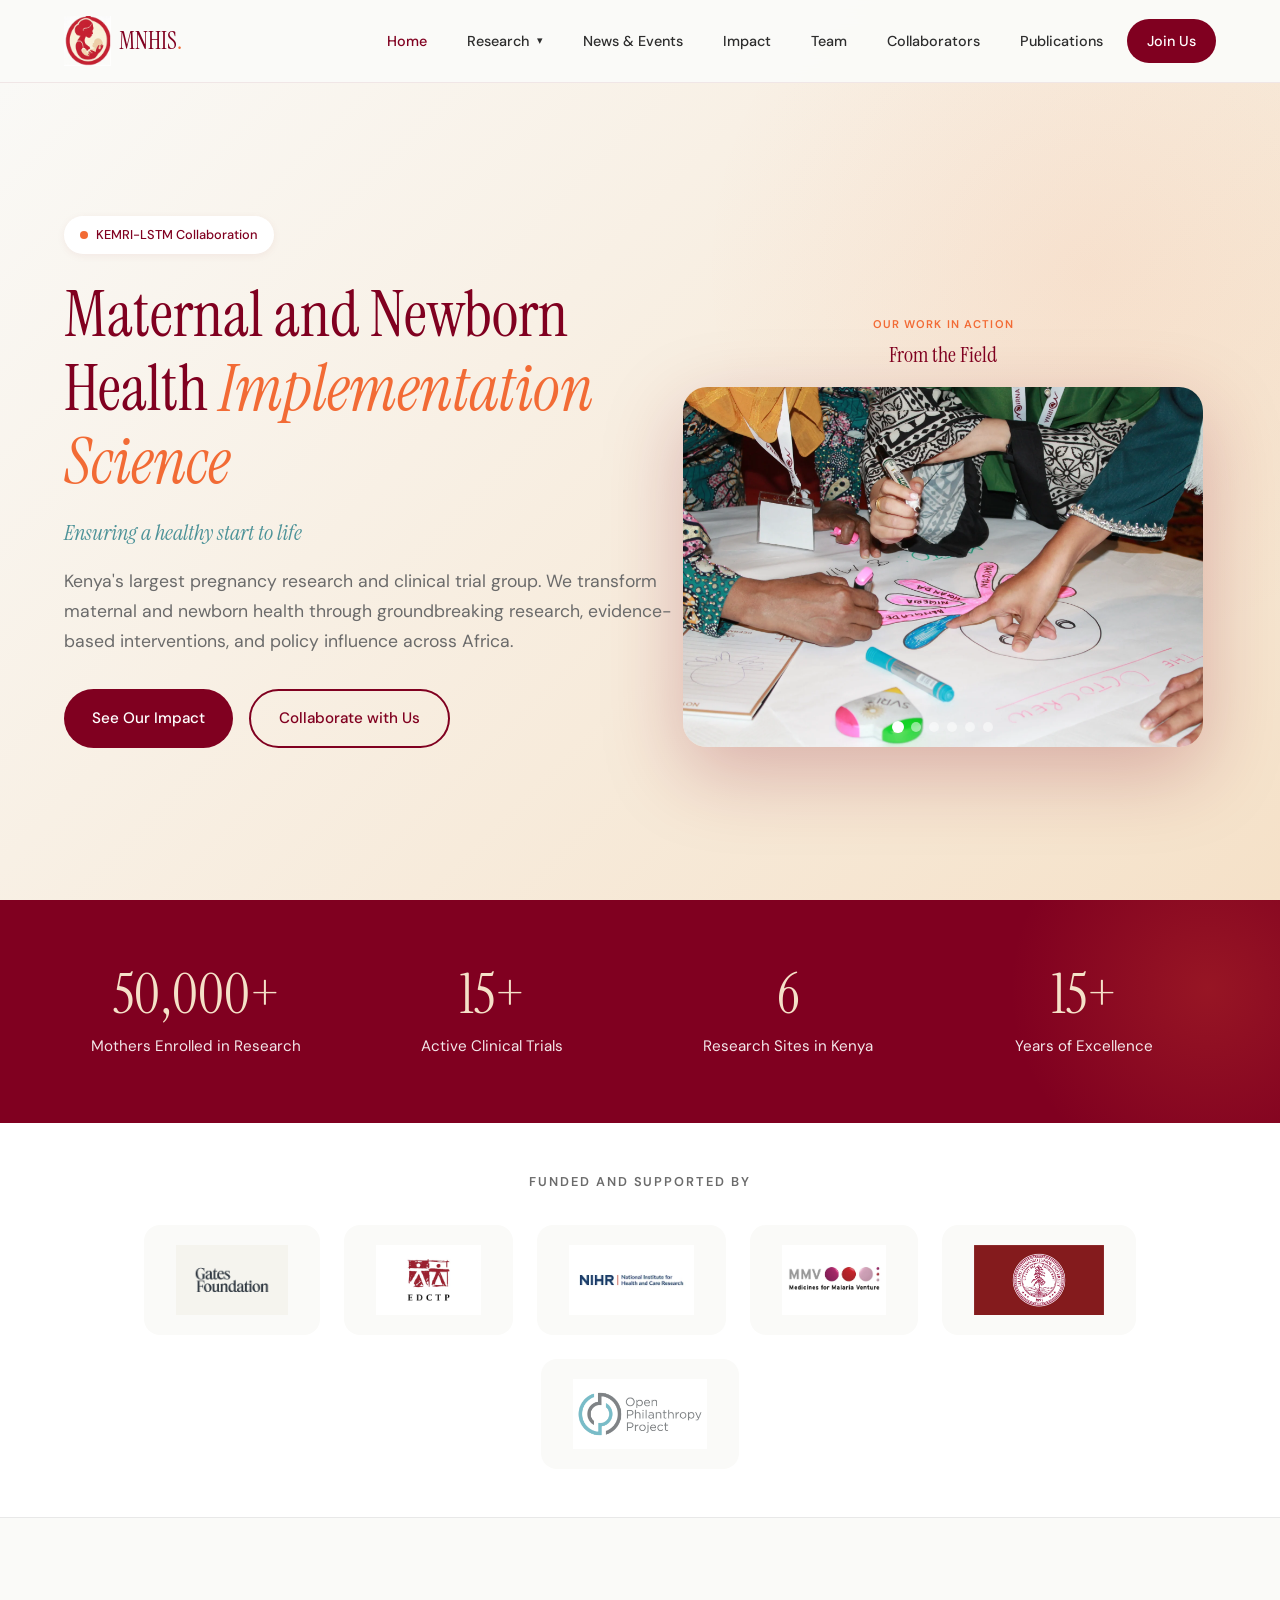
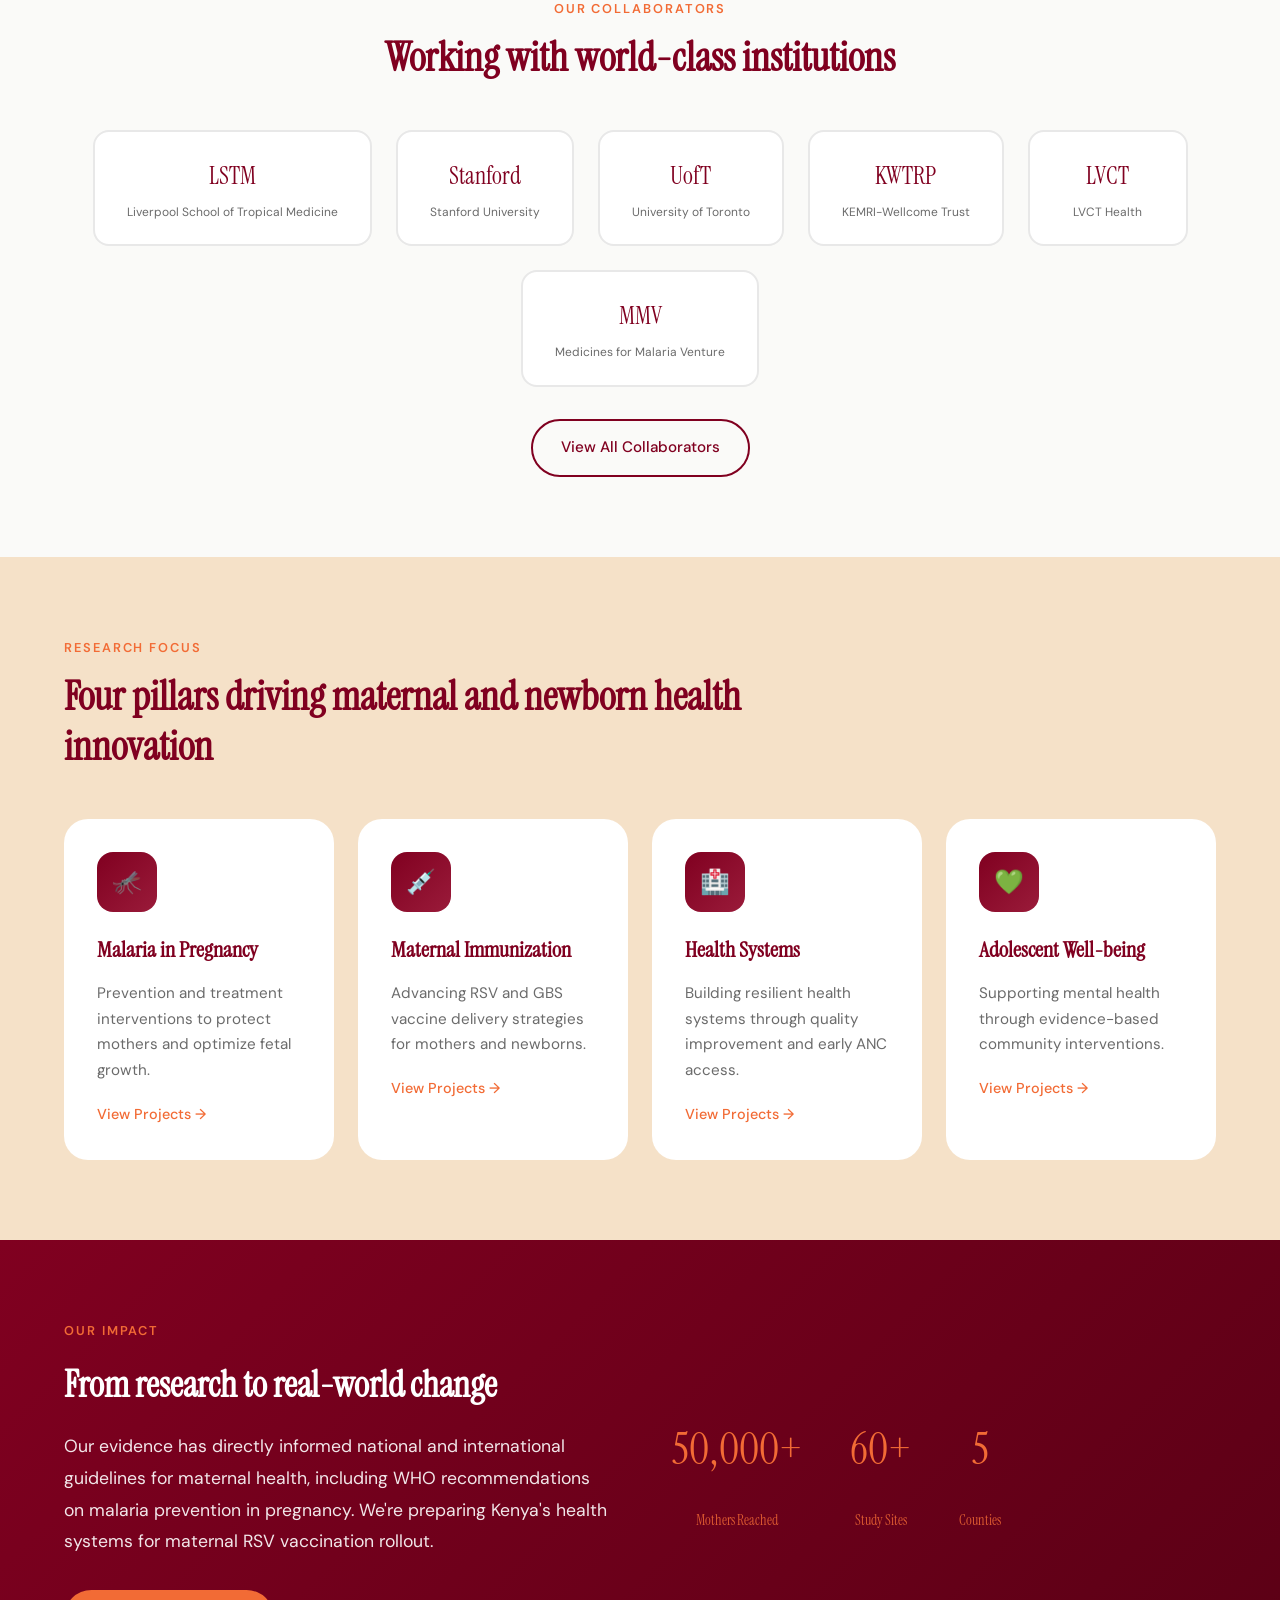
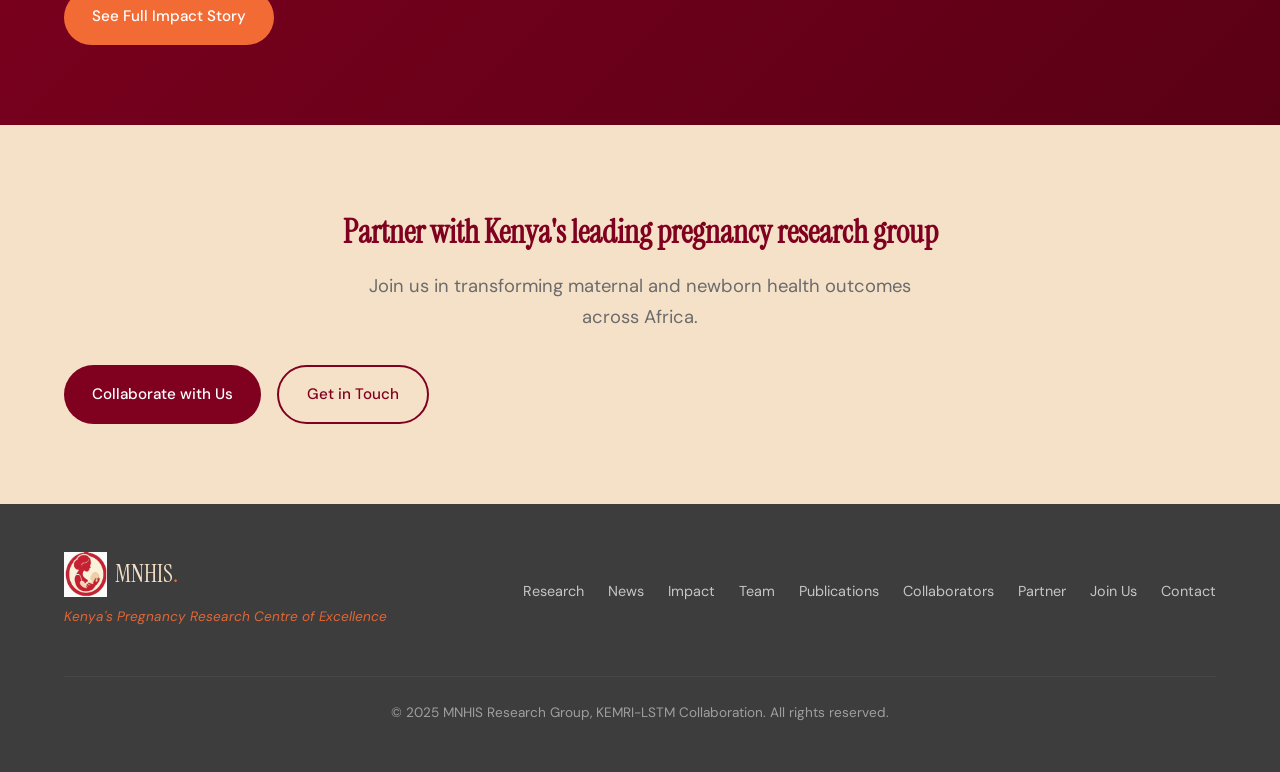
<file: index.html>
<!DOCTYPE html>
<html lang="en">
<head>
    <meta charset="UTF-8">
    <meta name="viewport" content="width=device-width, initial-scale=1.0">
    <meta name="description" content="MNHIS - Kenya's Pregnancy Research Centre of Excellence. Transforming maternal and newborn health through groundbreaking research.">
    <title>MNHIS | Kenya's Pregnancy Research Centre of Excellence</title>
    <link rel="preconnect" href="https://fonts.googleapis.com">
    <link rel="preconnect" href="https://fonts.gstatic.com" crossorigin>
    <link href="https://fonts.googleapis.com/css2?family=Instrument+Serif:ital@0;1&family=DM+Sans:ital,opsz,wght@0,9..40,300;0,9..40,400;0,9..40,500;0,9..40,600;1,9..40,400&display=swap" rel="stylesheet">
    <link rel="stylesheet" href="styles.css">
</head>
<body>
    <!-- Navigation with Dropdown -->
    <nav>
        <a href="index.html" class="logo">
            <img src="logo.jpg" alt="MNHIS Logo" style="height: 50px; width: auto; object-fit: contain;">
            <span class="logo-text">MNHIS<span>.</span></span>
        </a>
        <ul class="nav-links">
            <li><a href="index.html" class="active">Home</a></li>
            <li>
                <a href="projects.html" class="dropdown-toggle">Research</a>
                <div class="dropdown-menu">
                    <a href="projects.html">
                        All Projects
                        <span class="dropdown-desc">View our complete research portfolio</span>
                    </a>
                    <div class="dropdown-divider"></div>
                    <a href="projects.html#malaria">
                        🦟 Malaria in Pregnancy
                        <span class="dropdown-desc">IMPROVE, MiMBa, SAFIRE</span>
                    </a>
                    <a href="projects.html#immunization">
                        💉 Maternal Immunization
                        <span class="dropdown-desc">MIRNA, MISSP, ISSAD</span>
                    </a>
                    <a href="projects.html#health-systems">
                        🏥 Health Systems
                        <span class="dropdown-desc">C-it-DU-it</span>
                    </a>
                    <a href="projects.html#adolescent">
                        💚 Adolescent Well-being
                        <span class="dropdown-desc">ALHIV, Friendship Bench</span>
                    </a>
                </div>
            </li>
            <li><a href="news.html">News & Events</a></li>
            <li><a href="impact.html">Impact</a></li>
            <li><a href="team.html">Team</a></li>
            <li><a href="collaborators.html">Collaborators</a></li>
            <li><a href="publications.html">Publications</a></li>
            <li><a href="join.html" class="nav-cta">Join Us</a></li>
        </ul>
        <button class="mobile-menu-btn">☰</button>
    </nav>

    <!-- Hero Section -->
    <section class="hero">
        <div class="hero-content">
            <span class="hero-badge">KEMRI-LSTM Collaboration</span>
            <h1>Maternal and Newborn Health <em>Implementation Science</em></h1>
            <p class="hero-tagline">Ensuring a healthy start to life</p>
            <p class="hero-description">Kenya's largest pregnancy research and clinical trial group. We transform maternal and newborn health through groundbreaking research, evidence-based interventions, and policy influence across Africa.</p>
            <div class="hero-cta">
                <a href="impact.html" class="btn btn-primary">See Our Impact</a>
                <a href="partner.html" class="btn btn-secondary">Collaborate with Us</a>
            </div>
        </div>
        <div class="hero-visual">
            <div class="hero-carousel-wrapper">
                <div class="hero-carousel-title">
                    <span class="carousel-tag">Our Work in Action</span>
                    <h3>From the Field</h3>
                </div>
                <div class="hero-carousel">
                    <div class="hero-carousel-track">
                        <div class="hero-slide">
                            <img src="gallery-1.jpg" alt="MIRNA workshop - International collaboration">
                        </div>
                        <div class="hero-slide">
                            <img src="gallery-2.jpg" alt="Community health volunteer meeting">
                        </div>
                        <div class="hero-slide">
                            <img src="gallery-3.jpg" alt="Prenatal ultrasound examination">
                        </div>
                        <div class="hero-slide">
                            <img src="gallery-4.jpg" alt="Newborn health assessment">
                        </div>
                        <div class="hero-slide">
                            <img src="gallery-5.jpg" alt="Laboratory team">
                        </div>
                        <div class="hero-slide">
                            <img src="gallery-6.jpg" alt="Field team site visit">
                        </div>
                    </div>
                    <div class="hero-carousel-dots">
                        <span class="hero-dot active" onclick="goToHeroSlide(0)"></span>
                        <span class="hero-dot" onclick="goToHeroSlide(1)"></span>
                        <span class="hero-dot" onclick="goToHeroSlide(2)"></span>
                        <span class="hero-dot" onclick="goToHeroSlide(3)"></span>
                        <span class="hero-dot" onclick="goToHeroSlide(4)"></span>
                        <span class="hero-dot" onclick="goToHeroSlide(5)"></span>
                    </div>
                </div>
            </div>
        </div>
    </section>

    <!-- Stats Section -->
    <section class="stats-section">
        <div class="stats-grid">
            <div class="stat-item">
                <span class="stat-number" data-target="50000">50,000+</span>
                <p class="stat-label">Mothers Enrolled in Research</p>
            </div>
            <div class="stat-item">
                <span class="stat-number">15+</span>
                <p class="stat-label">Active Clinical Trials</p>
            </div>
            <div class="stat-item">
                <span class="stat-number">6</span>
                <p class="stat-label">Research Sites in Kenya</p>
            </div>
            <div class="stat-item">
                <span class="stat-number">15+</span>
                <p class="stat-label">Years of Excellence</p>
            </div>
        </div>
    </section>

    <!-- Funders Section -->
    <section class="funders-section">
        <p class="funders-label">Funded and Supported By</p>
        <div class="funders-logos">
            <a href="https://www.gatesfoundation.org" target="_blank" class="funder-logo" title="Bill & Melinda Gates Foundation">
                <img src="gates-logo.webp" alt="Gates Foundation">
            </a>
            <a href="https://www.edctp.org" target="_blank" class="funder-logo" title="EDCTP">
                <img src="edctp-logo.png" alt="EDCTP">
            </a>
            <a href="https://www.nihr.ac.uk" target="_blank" class="funder-logo" title="NIHR">
                <img src="nihr-logo.png" alt="NIHR">
            </a>
            <a href="https://www.mmv.org" target="_blank" class="funder-logo" title="Medicines for Malaria Venture">
                <img src="mmv-logo.png" alt="MMV">
            </a>
            <a href="https://www.stanford.edu" target="_blank" class="funder-logo" title="Stanford University">
                <img src="stanford-logo.png" alt="Stanford University">
            </a>
            <a href="https://www.openphilanthropy.org" target="_blank" class="funder-logo" title="Open Philanthropy">
                <img src="openphil-logo.png" alt="Open Philanthropy">
            </a>
        </div>
    </section>

    <!-- Collaborators Section -->
    <section class="collaborators-home-section">
        <div class="section-header centered">
            <span class="section-tag">Our Collaborators</span>
            <h2 class="section-title">Working with world-class institutions</h2>
        </div>
        <div class="collaborators-logos">
            <a href="https://www.lstmed.ac.uk" target="_blank" class="collaborator-logo-card" title="Liverpool School of Tropical Medicine">
                <span class="collab-abbrev">LSTM</span>
                <span class="collab-name">Liverpool School of Tropical Medicine</span>
            </a>
            <a href="https://www.stanford.edu" target="_blank" class="collaborator-logo-card" title="Stanford University">
                <span class="collab-abbrev">Stanford</span>
                <span class="collab-name">Stanford University</span>
            </a>
            <a href="https://lmp.utoronto.ca/faculty/kevin-kain" target="_blank" class="collaborator-logo-card" title="University of Toronto">
                <span class="collab-abbrev">UofT</span>
                <span class="collab-name">University of Toronto</span>
            </a>
            <a href="https://kemri-wellcome.org" target="_blank" class="collaborator-logo-card" title="KEMRI-Wellcome Trust">
                <span class="collab-abbrev">KWTRP</span>
                <span class="collab-name">KEMRI-Wellcome Trust</span>
            </a>
            <a href="https://lvcthealth.org" target="_blank" class="collaborator-logo-card" title="LVCT Health">
                <span class="collab-abbrev">LVCT</span>
                <span class="collab-name">LVCT Health</span>
            </a>
            <a href="https://www.mmv.org" target="_blank" class="collaborator-logo-card" title="Medicines for Malaria Venture">
                <span class="collab-abbrev">MMV</span>
                <span class="collab-name">Medicines for Malaria Venture</span>
            </a>
        </div>
        <div style="text-align: center; margin-top: 2rem;">
            <a href="collaborators.html" class="btn btn-secondary">View All Collaborators</a>
        </div>
    </section>

    <!-- Research Areas -->
    <section class="research-section">
        <div class="section-header">
            <span class="section-tag">Research Focus</span>
            <h2 class="section-title">Four pillars driving maternal and newborn health innovation</h2>
        </div>
        <div class="research-grid">
            <a href="projects.html#malaria" class="research-card">
                <div class="research-icon">🦟</div>
                <h3>Malaria in Pregnancy</h3>
                <p>Prevention and treatment interventions to protect mothers and optimize fetal growth.</p>
                <span class="card-link">View Projects →</span>
            </a>
            <a href="projects.html#immunization" class="research-card">
                <div class="research-icon">💉</div>
                <h3>Maternal Immunization</h3>
                <p>Advancing RSV and GBS vaccine delivery strategies for mothers and newborns.</p>
                <span class="card-link">View Projects →</span>
            </a>
            <a href="projects.html#health-systems" class="research-card">
                <div class="research-icon">🏥</div>
                <h3>Health Systems</h3>
                <p>Building resilient health systems through quality improvement and early ANC access.</p>
                <span class="card-link">View Projects →</span>
            </a>
            <a href="projects.html#adolescent" class="research-card">
                <div class="research-icon">💚</div>
                <h3>Adolescent Well-being</h3>
                <p>Supporting mental health through evidence-based community interventions.</p>
                <span class="card-link">View Projects →</span>
            </a>
        </div>
    </section>

    <!-- Impact Highlight -->
    <section class="impact-highlight-section">
        <div class="impact-content">
            <span class="section-tag" style="color: var(--color-accent);">Our Impact</span>
            <h2>From research to real-world change</h2>
            <p>Our evidence has directly informed national and international guidelines for maternal health, including WHO recommendations on malaria prevention in pregnancy. We're preparing Kenya's health systems for maternal RSV vaccination rollout.</p>
            <a href="impact.html" class="btn btn-accent">See Full Impact Story</a>
        </div>
        <div class="impact-stats-row">
            <div class="impact-stat">
                <span class="impact-stat-number">50,000+</span>
                <span class="impact-stat-label">Mothers Reached</span>
            </div>
            <div class="impact-stat">
                <span class="impact-stat-number">60+</span>
                <span class="impact-stat-label">Study Sites</span>
            </div>
            <div class="impact-stat">
                <span class="impact-stat-number">5</span>
                <span class="impact-stat-label">Counties</span>
            </div>
        </div>
    </section>

    <!-- CTA Section -->
    <section class="cta-section">
        <h2>Partner with Kenya's leading pregnancy research group</h2>
        <p>Join us in transforming maternal and newborn health outcomes across Africa.</p>
        <div class="cta-buttons">
            <a href="partner.html" class="btn btn-primary">Collaborate with Us</a>
            <a href="contact.html" class="btn btn-secondary">Get in Touch</a>
        </div>
    </section>

    <!-- Footer -->
    <footer>
        <div class="footer-brand">
            <a href="index.html" class="logo">
                <img src="logo.jpg" alt="MNHIS Logo" style="height: 45px; width: auto; object-fit: contain;">
                <span class="logo-text">MNHIS<span>.</span></span>
            </a>
            <p class="footer-tagline">Kenya's Pregnancy Research Centre of Excellence</p>
        </div>
        <ul class="footer-links">
            <li><a href="projects.html">Research</a></li>
            <li><a href="news.html">News</a></li>
            <li><a href="impact.html">Impact</a></li>
            <li><a href="team.html">Team</a></li>
            <li><a href="publications.html">Publications</a></li>
            <li><a href="collaborators.html">Collaborators</a></li>
            <li><a href="partner.html">Partner</a></li>
            <li><a href="join.html">Join Us</a></li>
            <li><a href="contact.html">Contact</a></li>
        </ul>
        <p class="copyright">© 2025 MNHIS Research Group, KEMRI-LSTM Collaboration. All rights reserved.</p>
    </footer>

    <script>
        // Mobile menu toggle
        document.querySelector('.mobile-menu-btn').addEventListener('click', function() {
            document.querySelector('.nav-links').classList.toggle('mobile-open');
        });

        // Hero Carousel functionality
        let heroSlide = 0;
        const heroSlides = document.querySelectorAll('.hero-slide');
        const heroDots = document.querySelectorAll('.hero-dot');
        const totalHeroSlides = heroSlides.length;

        function updateHeroCarousel() {
            const track = document.querySelector('.hero-carousel-track');
            track.style.transform = `translateX(-${heroSlide * 100}%)`;
            
            // Update dots
            heroDots.forEach((dot, index) => {
                dot.classList.toggle('active', index === heroSlide);
            });
        }

        function goToHeroSlide(index) {
            heroSlide = index;
            updateHeroCarousel();
        }

        // Auto-advance hero carousel every 4 seconds
        setInterval(() => {
            heroSlide++;
            if (heroSlide >= totalHeroSlides) heroSlide = 0;
            updateHeroCarousel();
        }, 4000);
    </script>
</body>
</html>
</file>
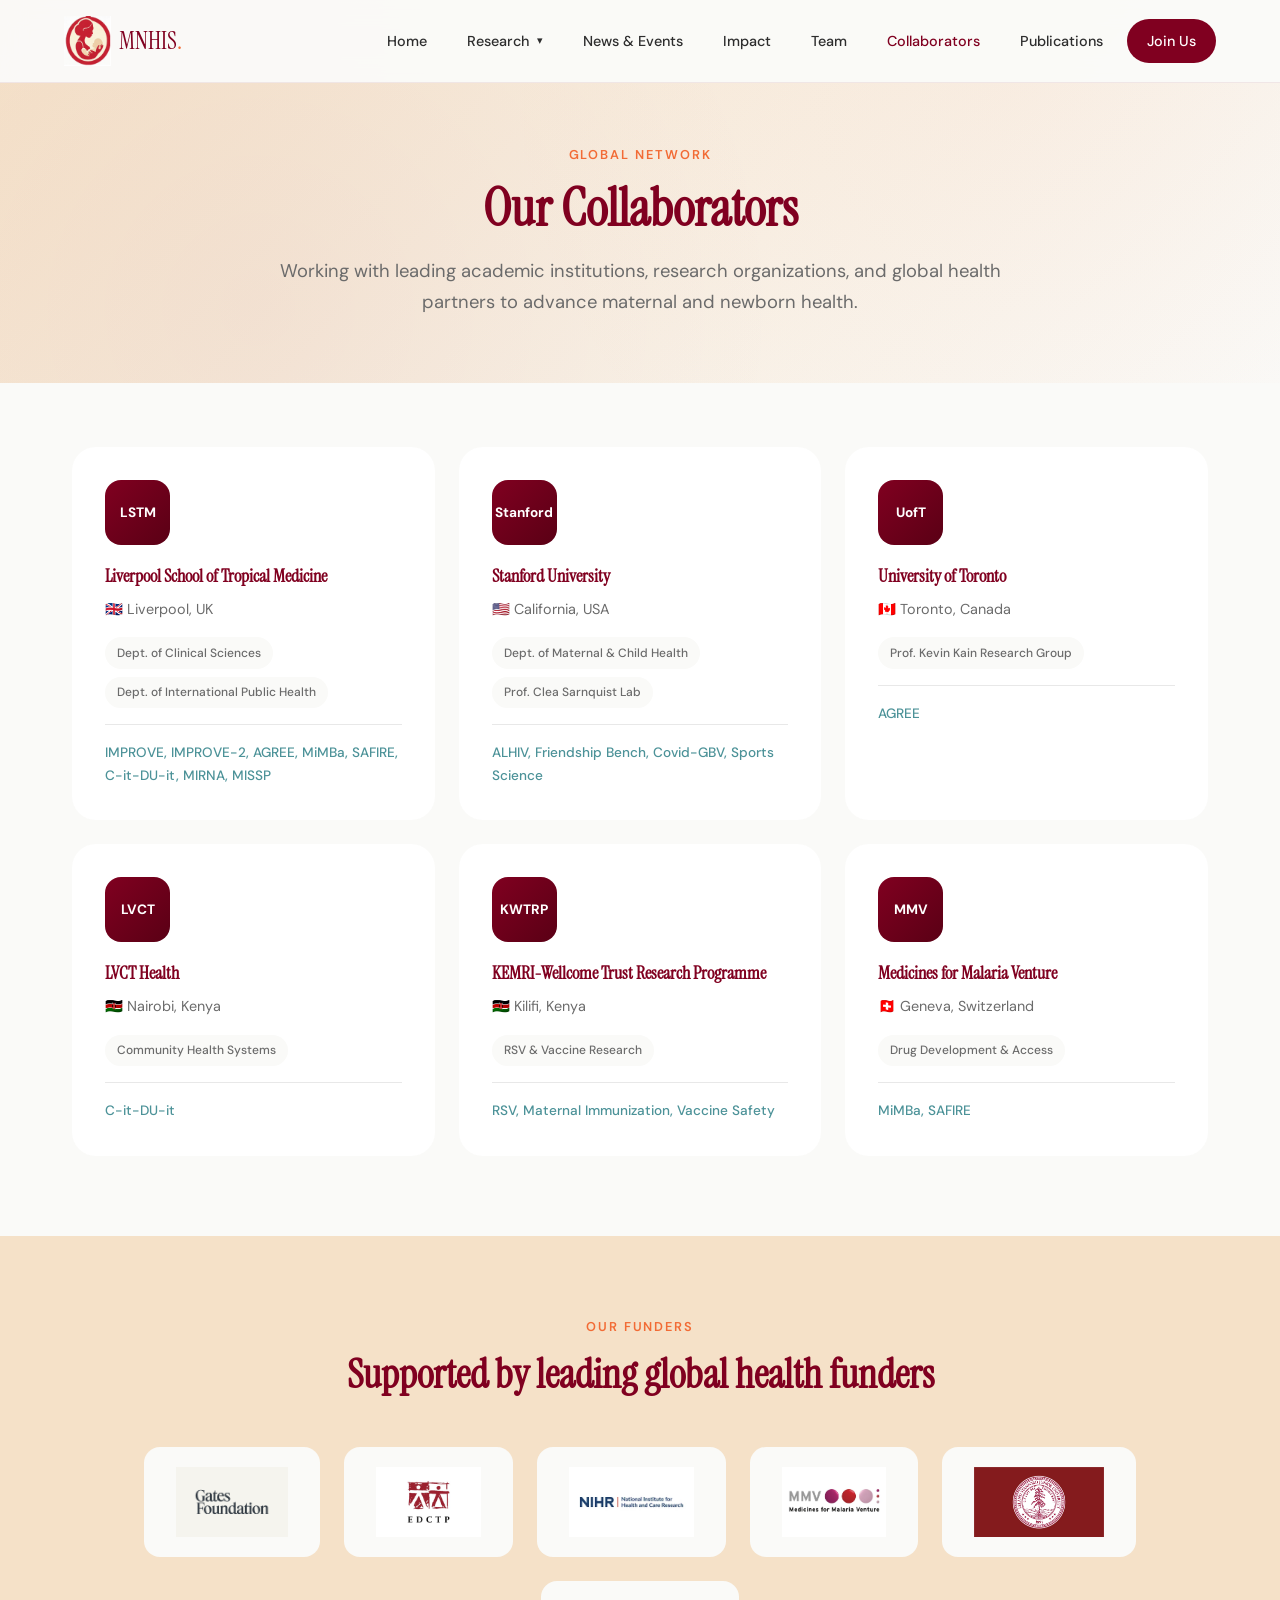
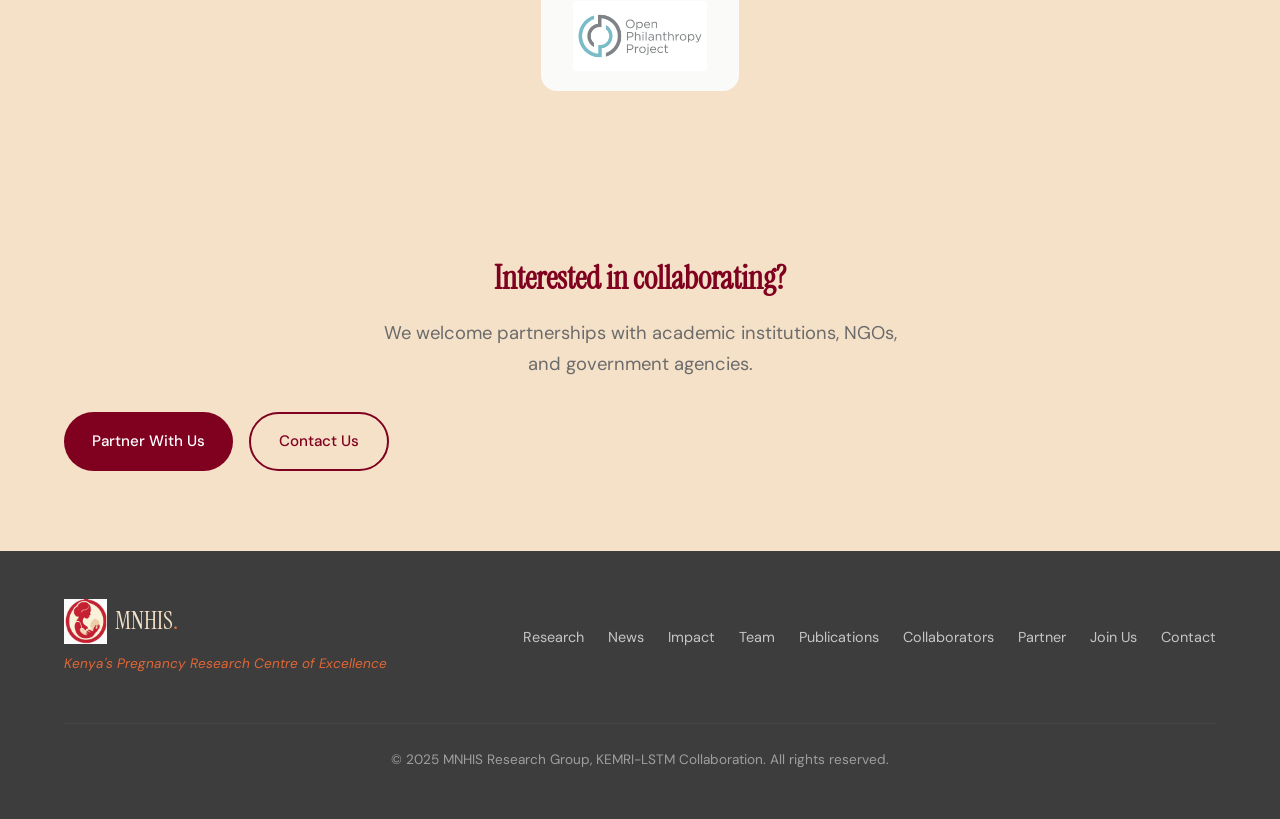
<file: collaborators.html>
<!DOCTYPE html>
<html lang="en">
<head>
    <meta charset="UTF-8">
    <meta name="viewport" content="width=device-width, initial-scale=1.0">
    <meta name="description" content="MNHIS Collaborators - Working with leading institutions including LSTM, Stanford, University of Toronto, and global health partners.">
    <title>Our Collaborators | MNHIS - Kenya's Pregnancy Research Centre</title>
    <link rel="preconnect" href="https://fonts.googleapis.com">
    <link rel="preconnect" href="https://fonts.gstatic.com" crossorigin>
    <link href="https://fonts.googleapis.com/css2?family=Instrument+Serif:ital@0;1&family=DM+Sans:ital,opsz,wght@0,9..40,300;0,9..40,400;0,9..40,500;0,9..40,600;1,9..40,400&display=swap" rel="stylesheet">
    <link rel="stylesheet" href="styles.css">
</head>
<body>
    <!-- Navigation -->
    <nav>
        <a href="index.html" class="logo">
            <img src="logo.jpg" alt="MNHIS Logo" style="height: 50px; width: auto; object-fit: contain;">
            <span class="logo-text">MNHIS<span>.</span></span>
        </a>
        <ul class="nav-links">
            <li><a href="index.html">Home</a></li>
            <li>
                <a href="projects.html" class="dropdown-toggle">Research</a>
                <div class="dropdown-menu">
                    <a href="projects.html">All Projects</a>
                    <div class="dropdown-divider"></div>
                    <a href="projects.html#malaria">🦟 Malaria in Pregnancy</a>
                    <a href="projects.html#immunization">💉 Maternal Immunization</a>
                    <a href="projects.html#health-systems">🏥 Health Systems</a>
                    <a href="projects.html#adolescent">💚 Adolescent Well-being</a>
                </div>
            </li>
            <li><a href="news.html">News & Events</a></li>
            <li><a href="impact.html">Impact</a></li>
            <li><a href="team.html">Team</a></li>
            <li><a href="collaborators.html" class="active">Collaborators</a></li>
            <li><a href="publications.html">Publications</a></li>
            <li><a href="join.html" class="nav-cta">Join Us</a></li>
        </ul>
        <button class="mobile-menu-btn">☰</button>
    </nav>

    <!-- Page Header -->
    <section class="page-header">
        <div class="page-header-content">
            <span class="section-tag">Global Network</span>
            <h1>Our Collaborators</h1>
            <p class="page-description">Working with leading academic institutions, research organizations, and global health partners to advance maternal and newborn health.</p>
        </div>
    </section>

    <!-- Collaborators Grid -->
    <section class="collaborators-section">
        <div class="collaborators-grid">
            <a href="https://www.lstmed.ac.uk" target="_blank" class="collaborator-card">
                <div class="collaborator-logo">LSTM</div>
                <h4>Liverpool School of Tropical Medicine</h4>
                <p class="collaborator-location">🇬🇧 Liverpool, UK</p>
                <div class="collaborator-depts">
                    <span>Dept. of Clinical Sciences</span>
                    <span>Dept. of International Public Health</span>
                </div>
                <p class="collaborator-projects">IMPROVE, IMPROVE-2, AGREE, MiMBa, SAFIRE, C-it-DU-it, MIRNA, MISSP</p>
            </a>
            <a href="https://sarnquistlab.su.domains/" target="_blank" class="collaborator-card">
                <div class="collaborator-logo">Stanford</div>
                <h4>Stanford University</h4>
                <p class="collaborator-location">🇺🇸 California, USA</p>
                <div class="collaborator-depts">
                    <span>Dept. of Maternal & Child Health</span>
                    <span>Prof. Clea Sarnquist Lab</span>
                </div>
                <p class="collaborator-projects">ALHIV, Friendship Bench, Covid-GBV, Sports Science</p>
            </a>
            <a href="https://lmp.utoronto.ca/faculty/kevin-kain" target="_blank" class="collaborator-card">
                <div class="collaborator-logo">UofT</div>
                <h4>University of Toronto</h4>
                <p class="collaborator-location">🇨🇦 Toronto, Canada</p>
                <div class="collaborator-depts">
                    <span>Prof. Kevin Kain Research Group</span>
                </div>
                <p class="collaborator-projects">AGREE</p>
            </a>
            <a href="https://lvcthealth.org" target="_blank" class="collaborator-card">
                <div class="collaborator-logo">LVCT</div>
                <h4>LVCT Health</h4>
                <p class="collaborator-location">🇰🇪 Nairobi, Kenya</p>
                <div class="collaborator-depts">
                    <span>Community Health Systems</span>
                </div>
                <p class="collaborator-projects">C-it-DU-it</p>
            </a>
            <a href="https://kemri-wellcome.org" target="_blank" class="collaborator-card">
                <div class="collaborator-logo">KWTRP</div>
                <h4>KEMRI-Wellcome Trust Research Programme</h4>
                <p class="collaborator-location">🇰🇪 Kilifi, Kenya</p>
                <div class="collaborator-depts">
                    <span>RSV & Vaccine Research</span>
                </div>
                <p class="collaborator-projects">RSV, Maternal Immunization, Vaccine Safety</p>
            </a>
            <a href="https://www.mmv.org" target="_blank" class="collaborator-card">
                <div class="collaborator-logo">MMV</div>
                <h4>Medicines for Malaria Venture</h4>
                <p class="collaborator-location">🇨🇭 Geneva, Switzerland</p>
                <div class="collaborator-depts">
                    <span>Drug Development & Access</span>
                </div>
                <p class="collaborator-projects">MiMBa, SAFIRE</p>
            </a>
        </div>
    </section>

    <!-- Funders Section -->
    <section style="padding: 5rem 4rem; background: var(--color-bg-alt);">
        <div class="section-header centered">
            <span class="section-tag">Our Funders</span>
            <h2 class="section-title">Supported by leading global health funders</h2>
        </div>
        <div class="funders-logos" style="max-width: 1000px; margin: 0 auto;">
            <a href="https://www.gatesfoundation.org" target="_blank" class="funder-logo" title="Gates Foundation">
                <img src="gates-logo.webp" alt="Gates Foundation">
            </a>
            <a href="https://www.edctp.org" target="_blank" class="funder-logo" title="EDCTP">
                <img src="edctp-logo.png" alt="EDCTP">
            </a>
            <a href="https://www.nihr.ac.uk" target="_blank" class="funder-logo" title="NIHR">
                <img src="nihr-logo.png" alt="NIHR">
            </a>
            <a href="https://www.mmv.org" target="_blank" class="funder-logo" title="MMV">
                <img src="mmv-logo.png" alt="MMV">
            </a>
            <a href="https://www.stanford.edu" target="_blank" class="funder-logo" title="Stanford University">
                <img src="stanford-logo.png" alt="Stanford University">
            </a>
            <a href="https://www.openphilanthropy.org" target="_blank" class="funder-logo" title="Open Philanthropy">
                <img src="openphil-logo.png" alt="Open Philanthropy">
            </a>
        </div>
    </section>

    <!-- CTA -->
    <section class="cta-section">
        <h2>Interested in collaborating?</h2>
        <p>We welcome partnerships with academic institutions, NGOs, and government agencies.</p>
        <div class="cta-buttons">
            <a href="partner.html" class="btn btn-primary">Partner With Us</a>
            <a href="contact.html" class="btn btn-secondary">Contact Us</a>
        </div>
    </section>

    <!-- Footer -->
    <footer>
        <div class="footer-brand">
            <a href="index.html" class="logo">
                <img src="logo.jpg" alt="MNHIS Logo" style="height: 45px; width: auto; object-fit: contain;">
                <span class="logo-text">MNHIS<span>.</span></span>
            </a>
            <p class="footer-tagline">Kenya's Pregnancy Research Centre of Excellence</p>
        </div>
        <ul class="footer-links">
            <li><a href="projects.html">Research</a></li>
            <li><a href="news.html">News</a></li>
            <li><a href="impact.html">Impact</a></li>
            <li><a href="team.html">Team</a></li>
            <li><a href="publications.html">Publications</a></li>
            <li><a href="collaborators.html">Collaborators</a></li>
            <li><a href="partner.html">Partner</a></li>
            <li><a href="join.html">Join Us</a></li>
            <li><a href="contact.html">Contact</a></li>
        </ul>
        <p class="copyright">© 2025 MNHIS Research Group, KEMRI-LSTM Collaboration. All rights reserved.</p>
    </footer>

    <script>
        document.querySelector('.mobile-menu-btn').addEventListener('click', function() {
            document.querySelector('.nav-links').classList.toggle('mobile-open');
        });
    </script>
</body>
</html>
</file>
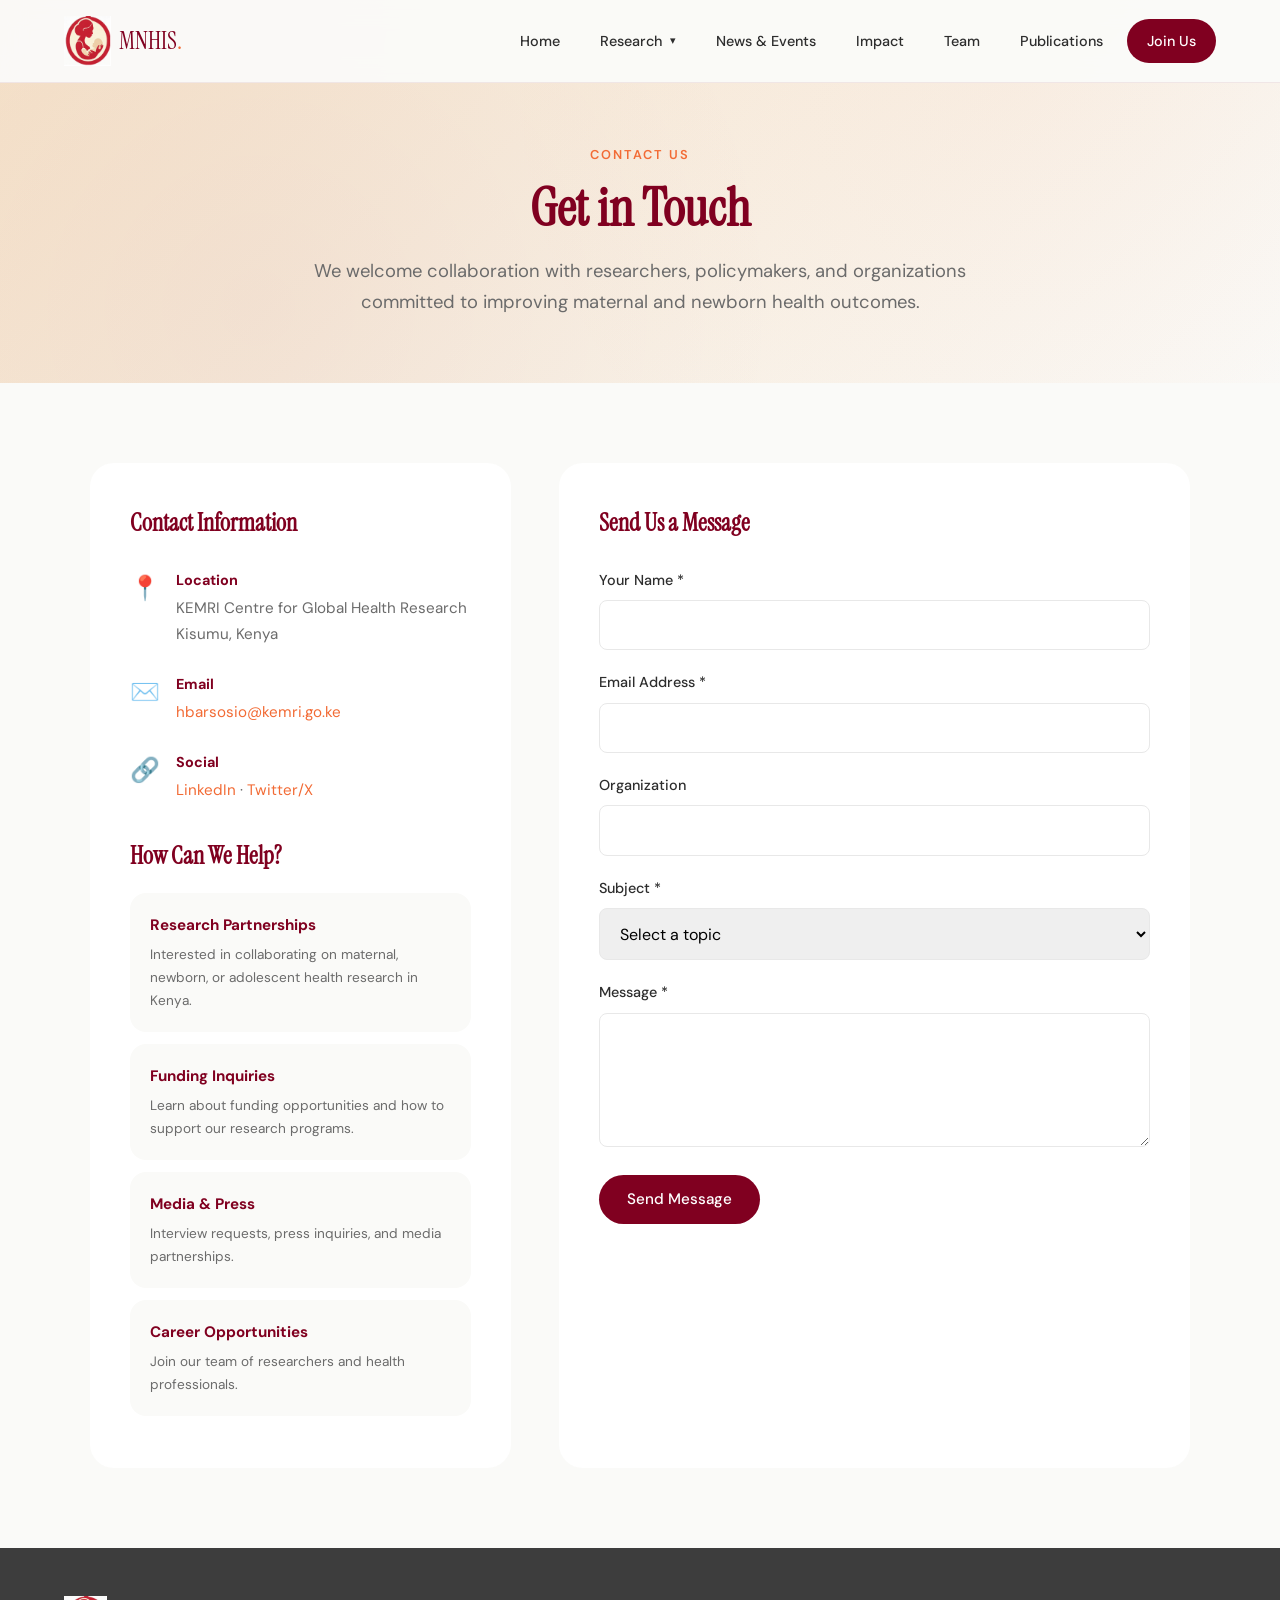
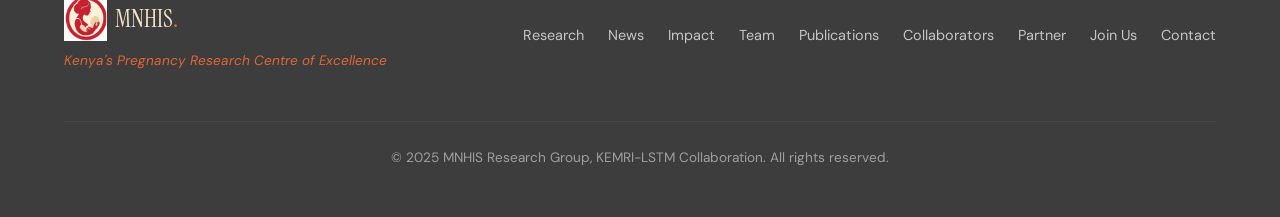
<file: contact.html>
<!DOCTYPE html>
<html lang="en">
<head>
    <meta charset="UTF-8">
    <meta name="viewport" content="width=device-width, initial-scale=1.0">
    <meta name="description" content="Contact MNHIS - Get in touch with Kenya's leading pregnancy research group for partnerships, collaborations, and inquiries.">
    <title>Contact Us | MNHIS - Kenya's Pregnancy Research Centre</title>
    <link rel="preconnect" href="https://fonts.googleapis.com">
    <link rel="preconnect" href="https://fonts.gstatic.com" crossorigin>
    <link href="https://fonts.googleapis.com/css2?family=Instrument+Serif:ital@0;1&family=DM+Sans:ital,opsz,wght@0,9..40,300;0,9..40,400;0,9..40,500;0,9..40,600;1,9..40,400&display=swap" rel="stylesheet">
    <link rel="stylesheet" href="styles.css">
</head>
<body>
    <!-- Navigation -->
    <nav>
        <a href="index.html" class="logo">
            <img src="logo.jpg" alt="MNHIS Logo" style="height: 50px; width: auto; object-fit: contain;">
            <span class="logo-text">MNHIS<span>.</span></span>
        </a>
        <ul class="nav-links">
            <li><a href="index.html">Home</a></li>
            <li>
                <a href="projects.html" class="dropdown-toggle">Research</a>
                <div class="dropdown-menu">
                    <a href="projects.html">All Projects</a>
                    <div class="dropdown-divider"></div>
                    <a href="projects.html#malaria">🦟 Malaria in Pregnancy</a>
                    <a href="projects.html#immunization">💉 Maternal Immunization</a>
                    <a href="projects.html#health-systems">🏥 Health Systems</a>
                    <a href="projects.html#adolescent">💚 Adolescent Well-being</a>
                </div>
            </li>
            <li><a href="news.html">News & Events</a></li>
            <li><a href="impact.html">Impact</a></li>
            <li><a href="team.html">Team</a></li>
            <li><a href="publications.html">Publications</a></li>
            <li><a href="join.html" class="nav-cta">Join Us</a></li>
        </ul>
        <button class="mobile-menu-btn">☰</button>
    </nav>

    <!-- Page Header -->
    <section class="page-header">
        <div class="page-header-content">
            <span class="section-tag">Contact Us</span>
            <h1>Get in Touch</h1>
            <p class="page-description">We welcome collaboration with researchers, policymakers, and organizations committed to improving maternal and newborn health outcomes.</p>
        </div>
    </section>

    <!-- Contact Content -->
    <section class="contact-section">
        <div class="contact-grid">
            <div class="contact-info">
                <h3>Contact Information</h3>
                <div class="contact-item">
                    <span class="contact-icon">📍</span>
                    <div>
                        <h4>Location</h4>
                        <p>KEMRI Centre for Global Health Research<br>Kisumu, Kenya</p>
                    </div>
                </div>
                <div class="contact-item">
                    <span class="contact-icon">✉️</span>
                    <div>
                        <h4>Email</h4>
                        <p><a href="mailto:hbarsosio@kemri.go.ke">hbarsosio@kemri.go.ke</a></p>
                    </div>
                </div>
                <div class="contact-item">
                    <span class="contact-icon">🔗</span>
                    <div>
                        <h4>Social</h4>
                        <p>
                            <a href="https://www.linkedin.com/in/dr-hellen-barsosio-14771a26" target="_blank">LinkedIn</a> · 
                            <a href="https://twitter.com/KEMRI_Kenya" target="_blank">Twitter/X</a>
                        </p>
                    </div>
                </div>

                <div class="contact-types">
                    <h3>How Can We Help?</h3>
                    <div class="contact-type">
                        <h4>Research Partnerships</h4>
                        <p>Interested in collaborating on maternal, newborn, or adolescent health research in Kenya.</p>
                    </div>
                    <div class="contact-type">
                        <h4>Funding Inquiries</h4>
                        <p>Learn about funding opportunities and how to support our research programs.</p>
                    </div>
                    <div class="contact-type">
                        <h4>Media & Press</h4>
                        <p>Interview requests, press inquiries, and media partnerships.</p>
                    </div>
                    <div class="contact-type">
                        <h4>Career Opportunities</h4>
                        <p>Join our team of researchers and health professionals.</p>
                    </div>
                </div>
            </div>

            <form class="contact-form" onsubmit="event.preventDefault(); alert('Thank you for your message! We will be in touch soon.');">
                <h3>Send Us a Message</h3>
                <div class="form-group">
                    <label for="name">Your Name *</label>
                    <input type="text" id="name" name="name" required>
                </div>
                <div class="form-group">
                    <label for="email">Email Address *</label>
                    <input type="email" id="email" name="email" required>
                </div>
                <div class="form-group">
                    <label for="organization">Organization</label>
                    <input type="text" id="organization" name="organization">
                </div>
                <div class="form-group">
                    <label for="subject">Subject *</label>
                    <select id="subject" name="subject" required>
                        <option value="">Select a topic</option>
                        <option value="partnership">Research Partnership</option>
                        <option value="funding">Funding Inquiry</option>
                        <option value="media">Media & Press</option>
                        <option value="careers">Career Opportunities</option>
                        <option value="other">Other</option>
                    </select>
                </div>
                <div class="form-group">
                    <label for="message">Message *</label>
                    <textarea id="message" name="message" rows="5" required></textarea>
                </div>
                <button type="submit" class="btn btn-primary">Send Message</button>
            </form>
        </div>
    </section>

    <!-- Footer -->
    <footer>
        <div class="footer-brand">
            <a href="index.html" class="logo">
                <img src="logo.jpg" alt="MNHIS Logo" style="height: 45px; width: auto; object-fit: contain;">
                <span class="logo-text">MNHIS<span>.</span></span>
            </a>
            <p class="footer-tagline">Kenya's Pregnancy Research Centre of Excellence</p>
        </div>
        <ul class="footer-links">
            <li><a href="projects.html">Research</a></li>
            <li><a href="news.html">News</a></li>
            <li><a href="impact.html">Impact</a></li>
            <li><a href="team.html">Team</a></li>
            <li><a href="publications.html">Publications</a></li>
            <li><a href="collaborators.html">Collaborators</a></li>
            <li><a href="partner.html">Partner</a></li>
            <li><a href="join.html">Join Us</a></li>
            <li><a href="contact.html">Contact</a></li>
        </ul>
        <p class="copyright">© 2025 MNHIS Research Group, KEMRI-LSTM Collaboration. All rights reserved.</p>
    </footer>

    <script>
        document.querySelector('.mobile-menu-btn').addEventListener('click', function() {
            document.querySelector('.nav-links').classList.toggle('mobile-open');
        });
    </script>
</body>
</html>
</file>
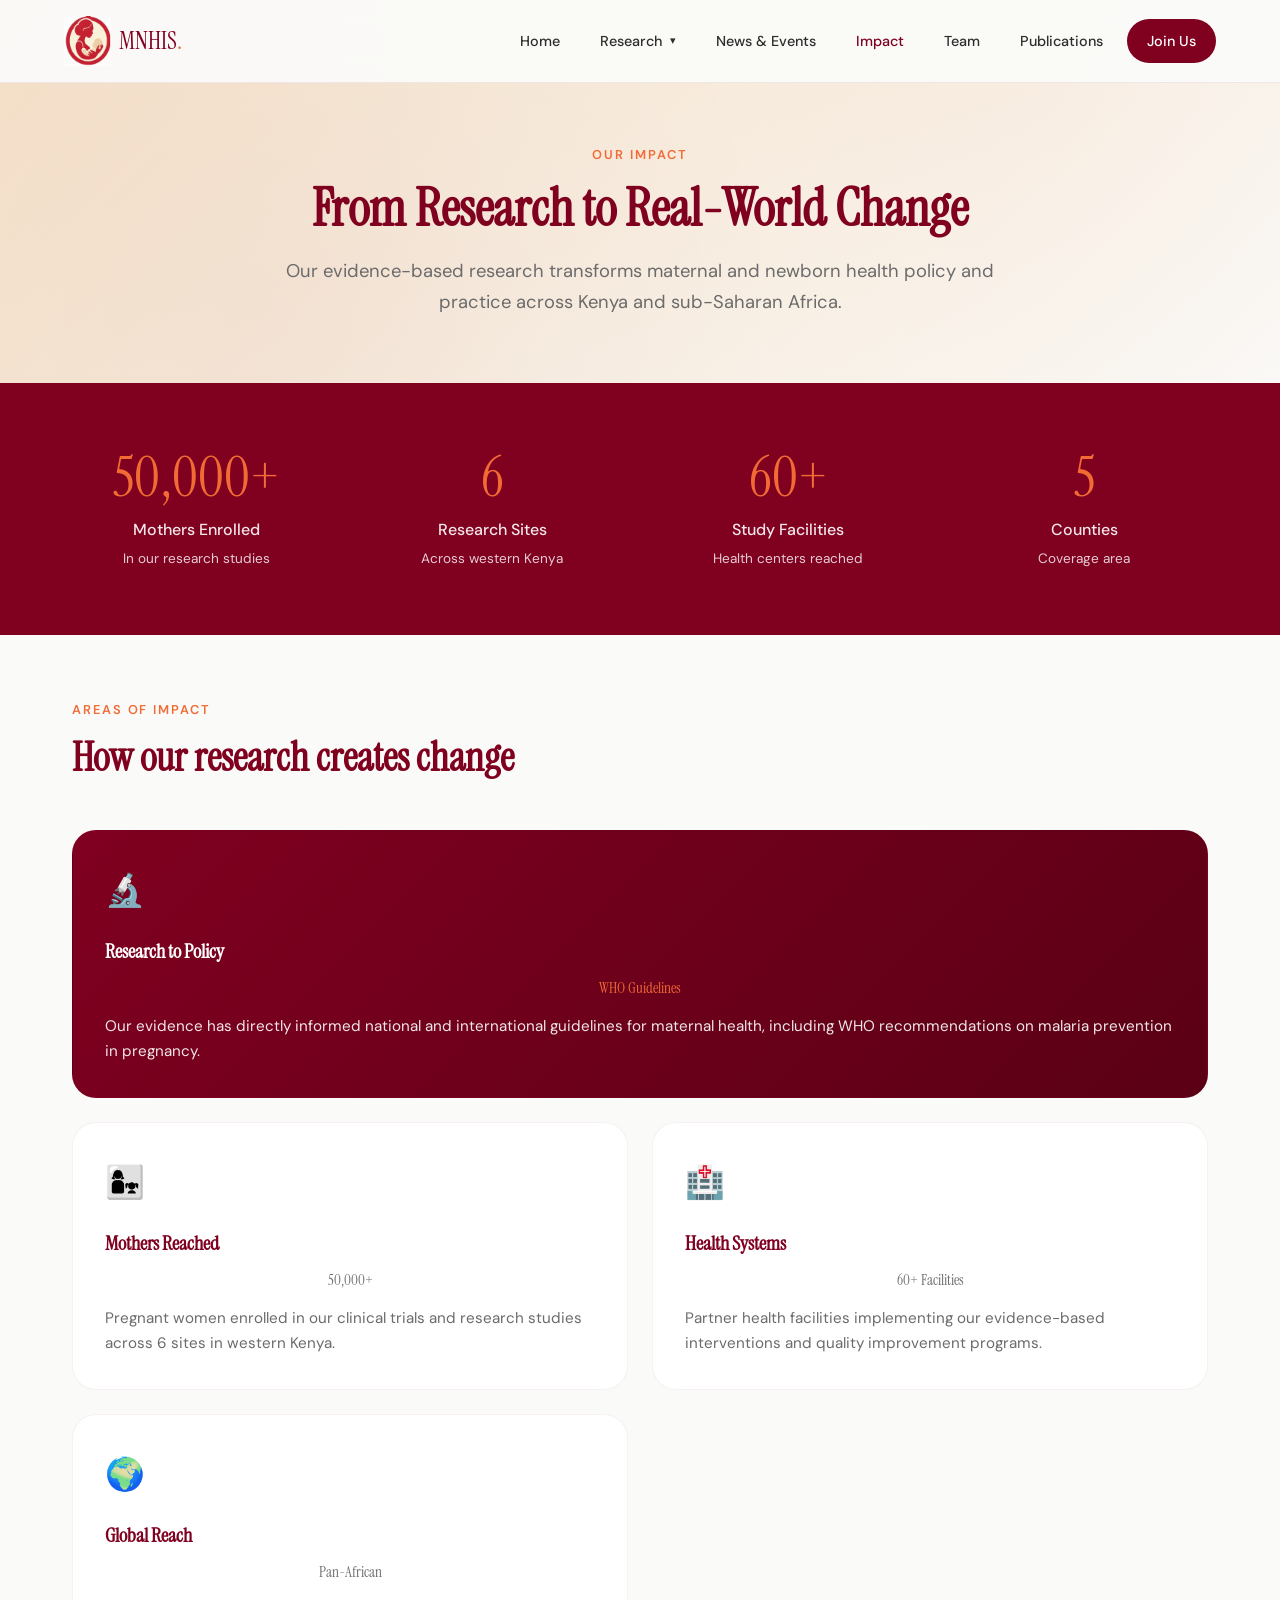
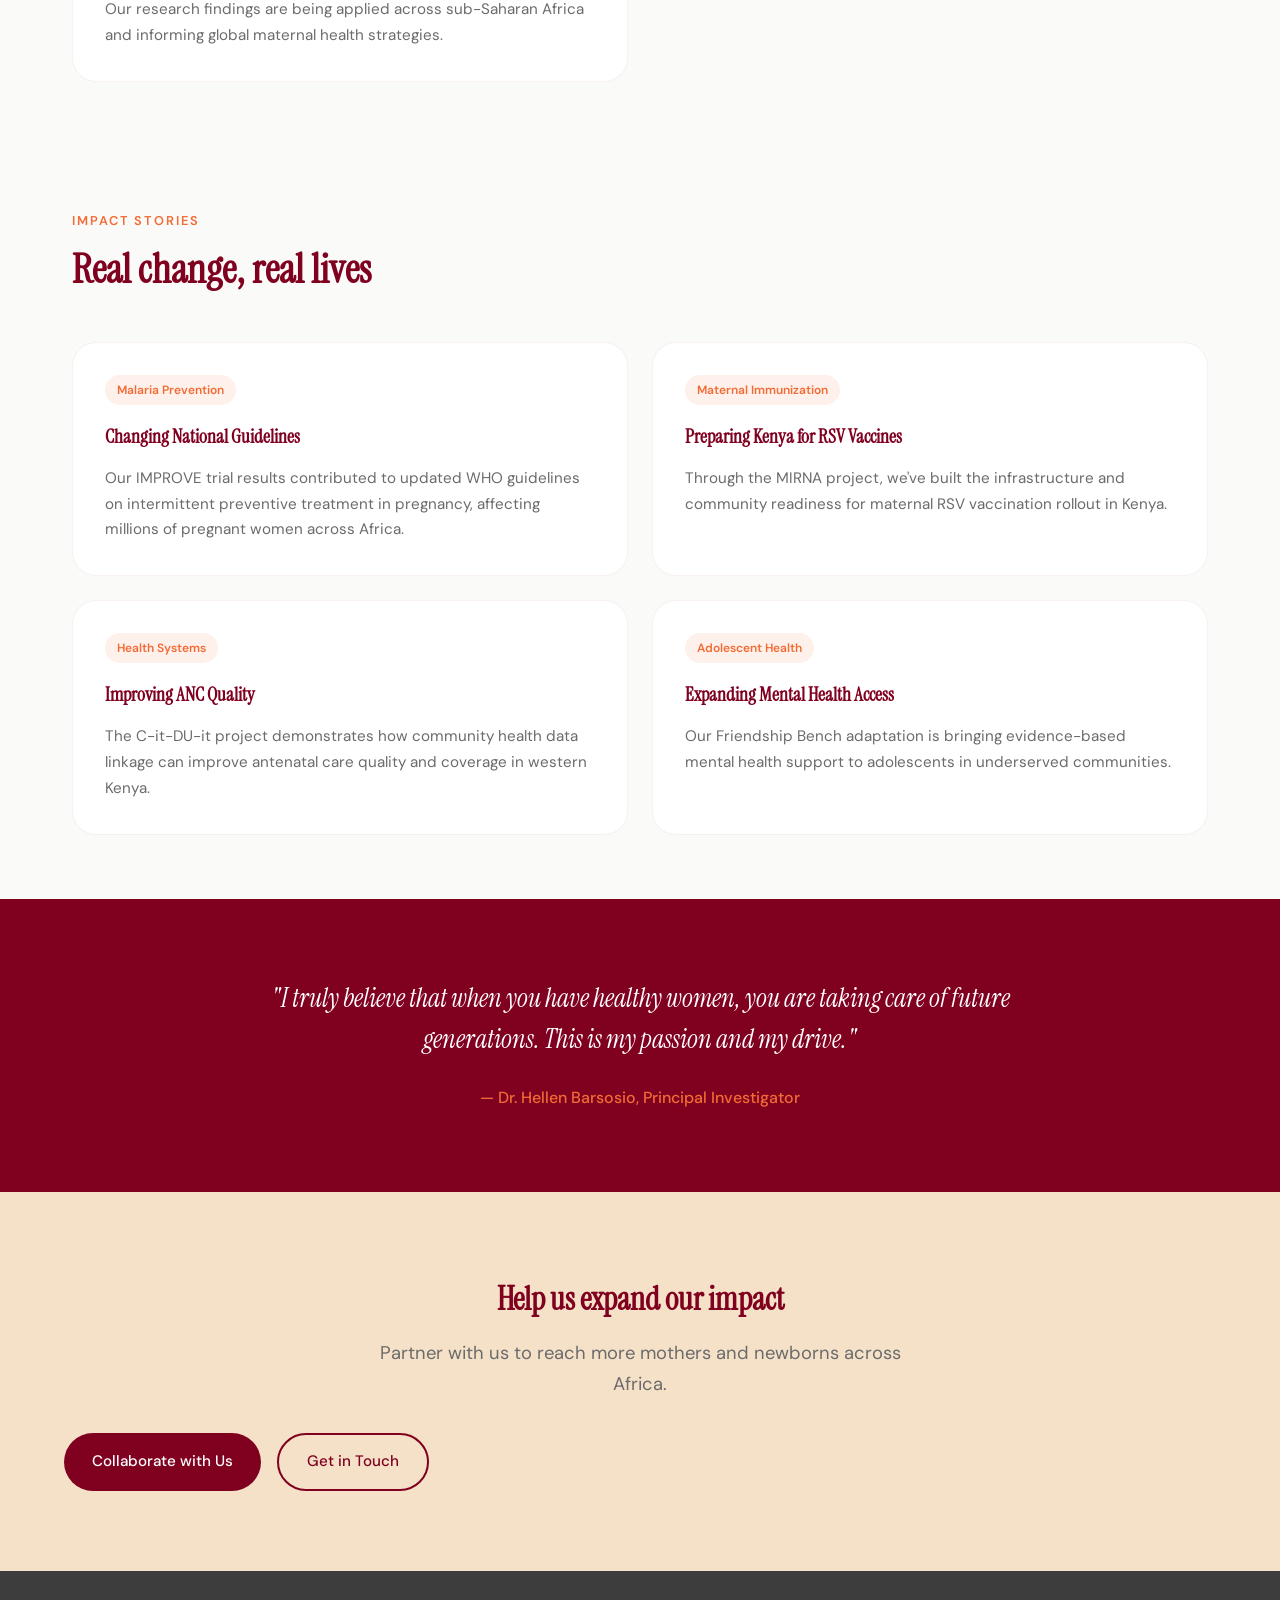
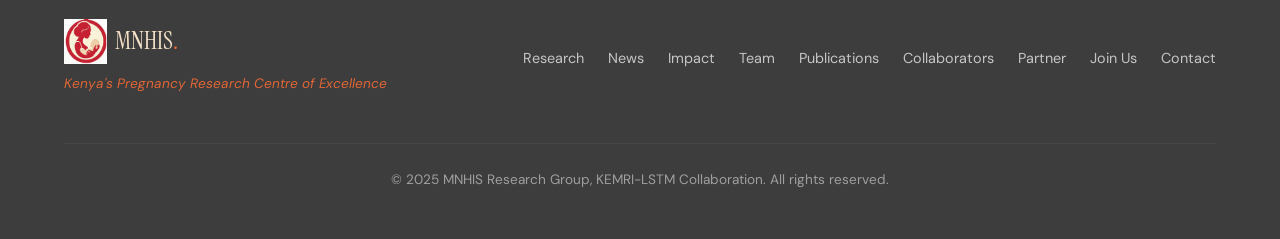
<file: impact.html>
<!DOCTYPE html>
<html lang="en">
<head>
    <meta charset="UTF-8">
    <meta name="viewport" content="width=device-width, initial-scale=1.0">
    <meta name="description" content="MNHIS Impact - From research to real-world change in maternal and newborn health across Kenya and Africa.">
    <title>Our Impact | MNHIS - Kenya's Pregnancy Research Centre</title>
    <link rel="preconnect" href="https://fonts.googleapis.com">
    <link rel="preconnect" href="https://fonts.gstatic.com" crossorigin>
    <link href="https://fonts.googleapis.com/css2?family=Instrument+Serif:ital@0;1&family=DM+Sans:ital,opsz,wght@0,9..40,300;0,9..40,400;0,9..40,500;0,9..40,600;1,9..40,400&display=swap" rel="stylesheet">
    <link rel="stylesheet" href="styles.css">
</head>
<body>
    <!-- Navigation -->
    <nav>
        <a href="index.html" class="logo">
            <img src="logo.jpg" alt="MNHIS Logo" style="height: 50px; width: auto; object-fit: contain;">
            <span class="logo-text">MNHIS<span>.</span></span>
        </a>
        <ul class="nav-links">
            <li><a href="index.html">Home</a></li>
            <li>
                <a href="projects.html" class="dropdown-toggle">Research</a>
                <div class="dropdown-menu">
                    <a href="projects.html">All Projects</a>
                    <div class="dropdown-divider"></div>
                    <a href="projects.html#malaria">🦟 Malaria in Pregnancy</a>
                    <a href="projects.html#immunization">💉 Maternal Immunization</a>
                    <a href="projects.html#health-systems">🏥 Health Systems</a>
                    <a href="projects.html#adolescent">💚 Adolescent Well-being</a>
                </div>
            </li>
            <li><a href="news.html">News & Events</a></li>
            <li><a href="impact.html" class="active">Impact</a></li>
            <li><a href="team.html">Team</a></li>
            <li><a href="publications.html">Publications</a></li>
            <li><a href="join.html" class="nav-cta">Join Us</a></li>
        </ul>
        <button class="mobile-menu-btn">☰</button>
    </nav>

    <!-- Page Header -->
    <section class="page-header">
        <div class="page-header-content">
            <span class="section-tag">Our Impact</span>
            <h1>From Research to Real-World Change</h1>
            <p class="page-description">Our evidence-based research transforms maternal and newborn health policy and practice across Kenya and sub-Saharan Africa.</p>
        </div>
    </section>

    <!-- Stats Banner -->
    <section class="impact-stats-banner">
        <div class="impact-stats-grid">
            <div class="impact-stat-card">
                <span class="stat-number">50,000+</span>
                <p class="stat-label">Mothers Enrolled</p>
                <p class="stat-desc">In our research studies</p>
            </div>
            <div class="impact-stat-card">
                <span class="stat-number">6</span>
                <p class="stat-label">Research Sites</p>
                <p class="stat-desc">Across western Kenya</p>
            </div>
            <div class="impact-stat-card">
                <span class="stat-number">60+</span>
                <p class="stat-label">Study Facilities</p>
                <p class="stat-desc">Health centers reached</p>
            </div>
            <div class="impact-stat-card">
                <span class="stat-number">5</span>
                <p class="stat-label">Counties</p>
                <p class="stat-desc">Coverage area</p>
            </div>
        </div>
    </section>

    <!-- Impact Areas -->
    <section class="impact-areas-section">
        <div class="section-header">
            <span class="section-tag">Areas of Impact</span>
            <h2 class="section-title">How our research creates change</h2>
        </div>
        <div class="impact-grid">
            <div class="impact-card highlight">
                <div class="impact-icon">🔬</div>
                <h3>Research to Policy</h3>
                <p class="impact-stat">WHO Guidelines</p>
                <p>Our evidence has directly informed national and international guidelines for maternal health, including WHO recommendations on malaria prevention in pregnancy.</p>
            </div>
            <div class="impact-card">
                <div class="impact-icon">👩‍👧</div>
                <h3>Mothers Reached</h3>
                <p class="impact-stat">50,000+</p>
                <p>Pregnant women enrolled in our clinical trials and research studies across 6 sites in western Kenya.</p>
            </div>
            <div class="impact-card">
                <div class="impact-icon">🏥</div>
                <h3>Health Systems</h3>
                <p class="impact-stat">60+ Facilities</p>
                <p>Partner health facilities implementing our evidence-based interventions and quality improvement programs.</p>
            </div>
            <div class="impact-card">
                <div class="impact-icon">🌍</div>
                <h3>Global Reach</h3>
                <p class="impact-stat">Pan-African</p>
                <p>Our research findings are being applied across sub-Saharan Africa and informing global maternal health strategies.</p>
            </div>
        </div>
    </section>

    <!-- Stories Section -->
    <section class="stories-section">
        <div class="section-header">
            <span class="section-tag">Impact Stories</span>
            <h2 class="section-title">Real change, real lives</h2>
        </div>
        <div class="stories-grid">
            <div class="story-card">
                <span class="story-category">Malaria Prevention</span>
                <h3>Changing National Guidelines</h3>
                <p>Our IMPROVE trial results contributed to updated WHO guidelines on intermittent preventive treatment in pregnancy, affecting millions of pregnant women across Africa.</p>
            </div>
            <div class="story-card">
                <span class="story-category">Maternal Immunization</span>
                <h3>Preparing Kenya for RSV Vaccines</h3>
                <p>Through the MIRNA project, we've built the infrastructure and community readiness for maternal RSV vaccination rollout in Kenya.</p>
            </div>
            <div class="story-card">
                <span class="story-category">Health Systems</span>
                <h3>Improving ANC Quality</h3>
                <p>The C-it-DU-it project demonstrates how community health data linkage can improve antenatal care quality and coverage in western Kenya.</p>
            </div>
            <div class="story-card">
                <span class="story-category">Adolescent Health</span>
                <h3>Expanding Mental Health Access</h3>
                <p>Our Friendship Bench adaptation is bringing evidence-based mental health support to adolescents in underserved communities.</p>
            </div>
        </div>
    </section>

    <!-- Quote -->
    <section class="featured-quote">
        <div class="quote-content">
            <p class="quote-text">"I truly believe that when you have healthy women, you are taking care of future generations. This is my passion and my drive."</p>
            <p class="quote-attribution">— Dr. Hellen Barsosio, Principal Investigator</p>
        </div>
    </section>

    <!-- CTA -->
    <section class="cta-section">
        <h2>Help us expand our impact</h2>
        <p>Partner with us to reach more mothers and newborns across Africa.</p>
        <div class="cta-buttons">
            <a href="partner.html" class="btn btn-primary">Collaborate with Us</a>
            <a href="contact.html" class="btn btn-secondary">Get in Touch</a>
        </div>
    </section>

    <!-- Footer -->
    <footer>
        <div class="footer-brand">
            <a href="index.html" class="logo">
                <img src="logo.jpg" alt="MNHIS Logo" style="height: 45px; width: auto; object-fit: contain;">
                <span class="logo-text">MNHIS<span>.</span></span>
            </a>
            <p class="footer-tagline">Kenya's Pregnancy Research Centre of Excellence</p>
        </div>
        <ul class="footer-links">
            <li><a href="projects.html">Research</a></li>
            <li><a href="news.html">News</a></li>
            <li><a href="impact.html">Impact</a></li>
            <li><a href="team.html">Team</a></li>
            <li><a href="publications.html">Publications</a></li>
            <li><a href="collaborators.html">Collaborators</a></li>
            <li><a href="partner.html">Partner</a></li>
            <li><a href="join.html">Join Us</a></li>
            <li><a href="contact.html">Contact</a></li>
        </ul>
        <p class="copyright">© 2025 MNHIS Research Group, KEMRI-LSTM Collaboration. All rights reserved.</p>
    </footer>

    <script>
        document.querySelector('.mobile-menu-btn').addEventListener('click', function() {
            document.querySelector('.nav-links').classList.toggle('mobile-open');
        });
    </script>
</body>
</html>
</file>
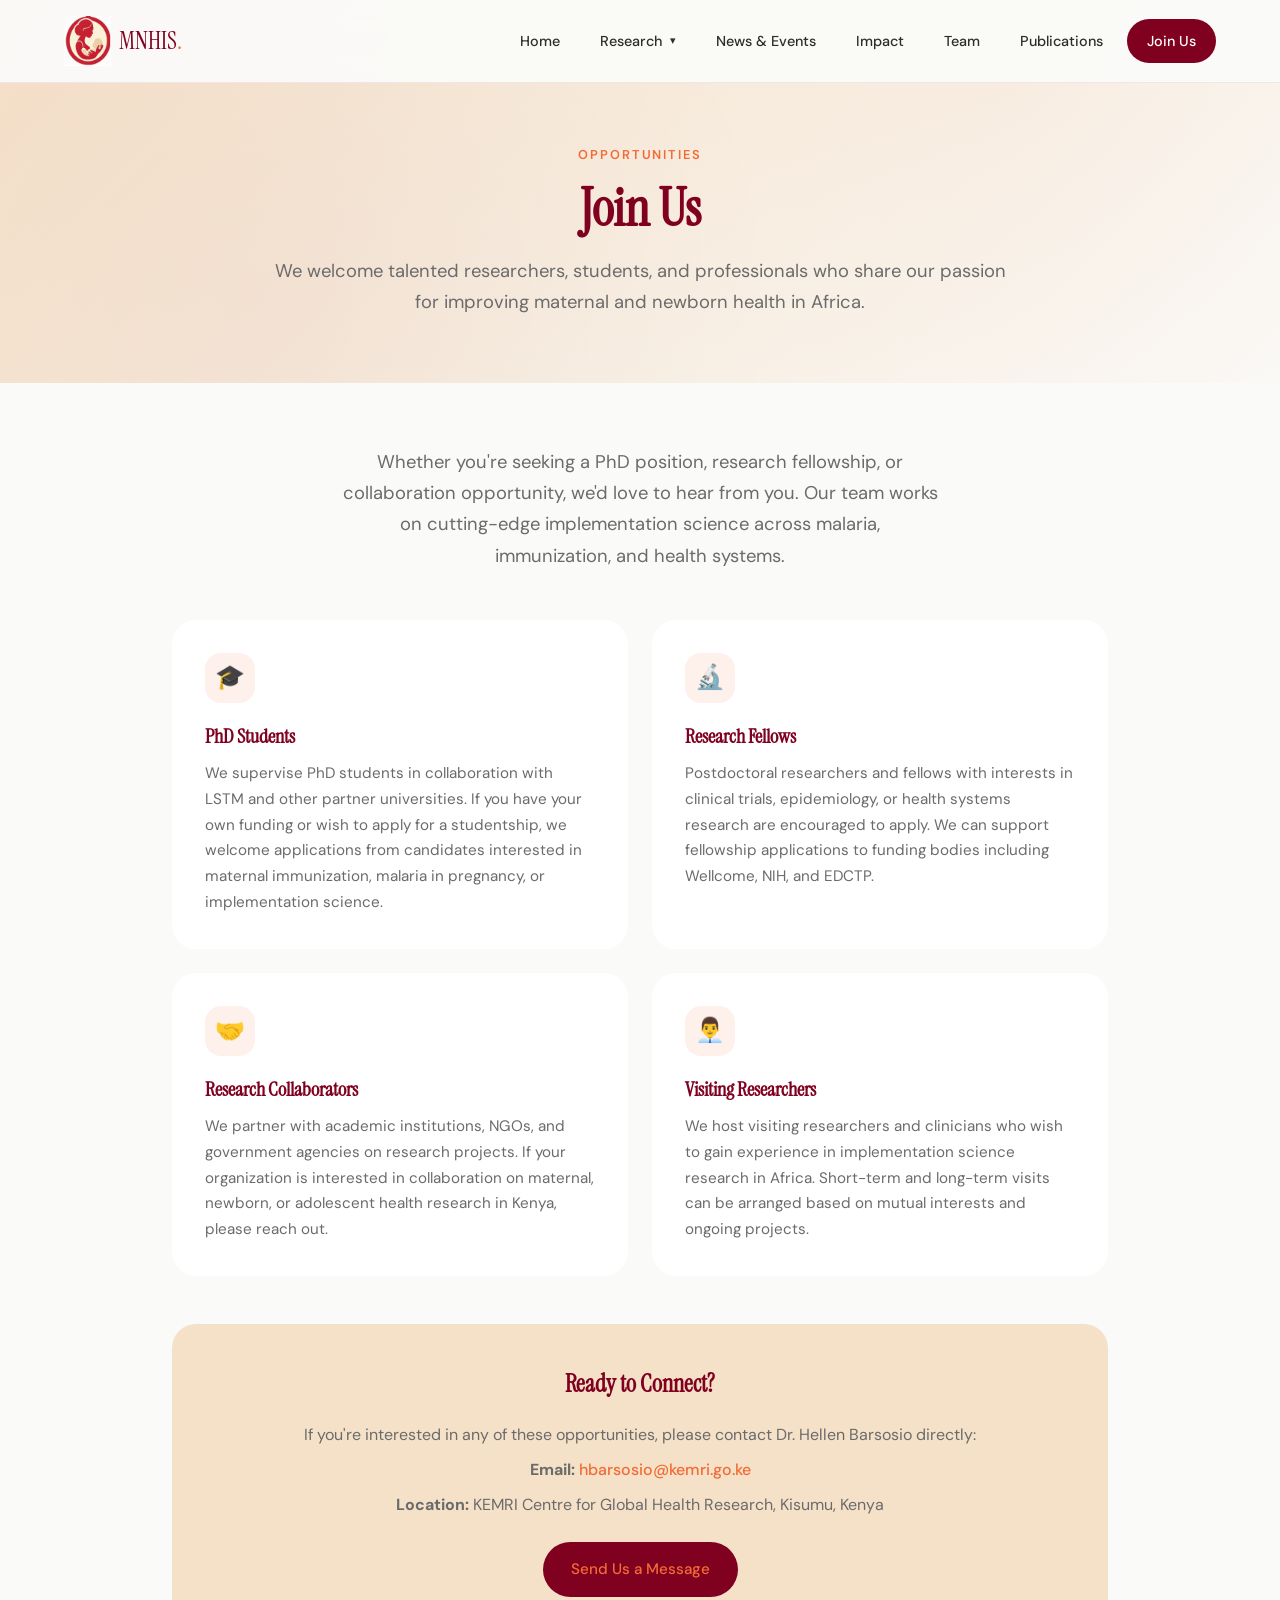
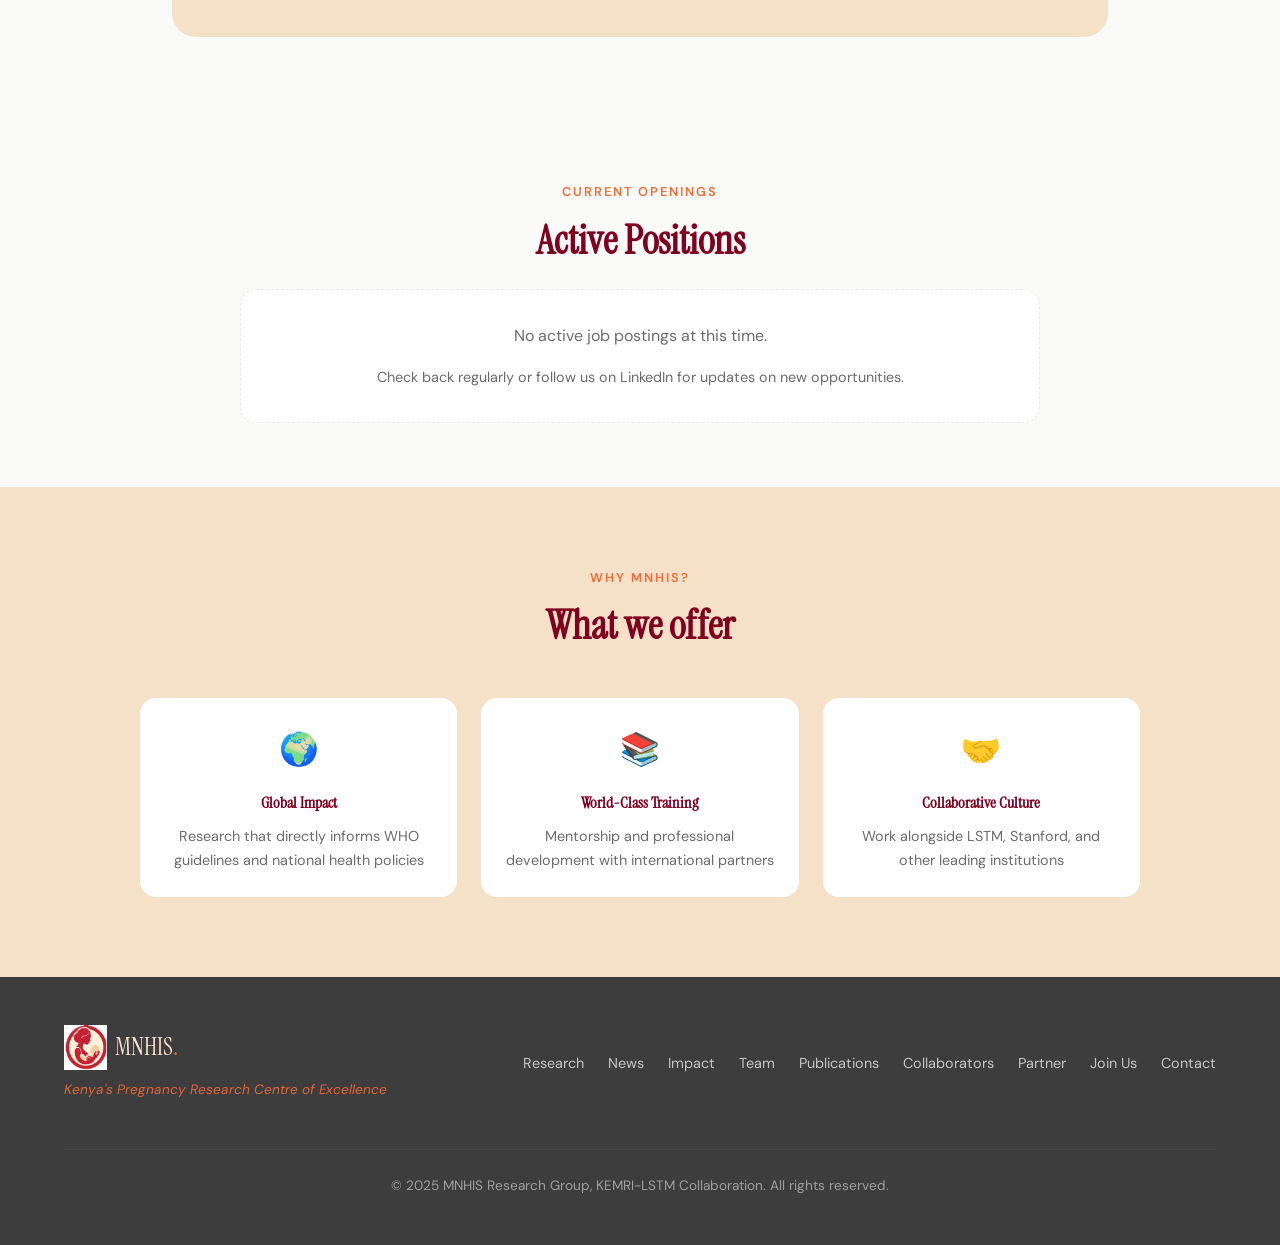
<file: join.html>
<!DOCTYPE html>
<html lang="en">
<head>
    <meta charset="UTF-8">
    <meta name="viewport" content="width=device-width, initial-scale=1.0">
    <meta name="description" content="Join MNHIS - Opportunities for PhD students, research fellows, and collaborators in maternal and newborn health research in Kenya.">
    <title>Join Us | MNHIS - Kenya's Pregnancy Research Centre</title>
    <link rel="preconnect" href="https://fonts.googleapis.com">
    <link rel="preconnect" href="https://fonts.gstatic.com" crossorigin>
    <link href="https://fonts.googleapis.com/css2?family=Instrument+Serif:ital@0;1&family=DM+Sans:ital,opsz,wght@0,9..40,300;0,9..40,400;0,9..40,500;0,9..40,600;1,9..40,400&display=swap" rel="stylesheet">
    <link rel="stylesheet" href="styles.css">
</head>
<body>
    <!-- Navigation -->
    <nav>
        <a href="index.html" class="logo">
            <img src="logo.jpg" alt="MNHIS Logo" style="height: 50px; width: auto; object-fit: contain;">
            <span class="logo-text">MNHIS<span>.</span></span>
        </a>
        <ul class="nav-links">
            <li><a href="index.html">Home</a></li>
            <li>
                <a href="projects.html" class="dropdown-toggle">Research</a>
                <div class="dropdown-menu">
                    <a href="projects.html">All Projects</a>
                    <div class="dropdown-divider"></div>
                    <a href="projects.html#malaria">🦟 Malaria in Pregnancy</a>
                    <a href="projects.html#immunization">💉 Maternal Immunization</a>
                    <a href="projects.html#health-systems">🏥 Health Systems</a>
                    <a href="projects.html#adolescent">💚 Adolescent Well-being</a>
                </div>
            </li>
            <li><a href="news.html">News & Events</a></li>
            <li><a href="impact.html">Impact</a></li>
            <li><a href="team.html">Team</a></li>
            <li><a href="publications.html">Publications</a></li>
            <li><a href="join.html" class="nav-cta active">Join Us</a></li>
        </ul>
        <button class="mobile-menu-btn">☰</button>
    </nav>

    <!-- Page Header -->
    <section class="page-header">
        <div class="page-header-content">
            <span class="section-tag">Opportunities</span>
            <h1>Join Us</h1>
            <p class="page-description">We welcome talented researchers, students, and professionals who share our passion for improving maternal and newborn health in Africa.</p>
        </div>
    </section>

    <!-- Join Content -->
    <section class="join-section">
        <div class="join-intro">
            <p>Whether you're seeking a PhD position, research fellowship, or collaboration opportunity, we'd love to hear from you. Our team works on cutting-edge implementation science across malaria, immunization, and health systems.</p>
        </div>

        <div class="join-grid">
            <div class="join-card">
                <div class="join-icon">🎓</div>
                <h3>PhD Students</h3>
                <p>We supervise PhD students in collaboration with LSTM and other partner universities. If you have your own funding or wish to apply for a studentship, we welcome applications from candidates interested in maternal immunization, malaria in pregnancy, or implementation science.</p>
            </div>
            <div class="join-card">
                <div class="join-icon">🔬</div>
                <h3>Research Fellows</h3>
                <p>Postdoctoral researchers and fellows with interests in clinical trials, epidemiology, or health systems research are encouraged to apply. We can support fellowship applications to funding bodies including Wellcome, NIH, and EDCTP.</p>
            </div>
            <div class="join-card">
                <div class="join-icon">🤝</div>
                <h3>Research Collaborators</h3>
                <p>We partner with academic institutions, NGOs, and government agencies on research projects. If your organization is interested in collaboration on maternal, newborn, or adolescent health research in Kenya, please reach out.</p>
            </div>
            <div class="join-card">
                <div class="join-icon">👨‍💼</div>
                <h3>Visiting Researchers</h3>
                <p>We host visiting researchers and clinicians who wish to gain experience in implementation science research in Africa. Short-term and long-term visits can be arranged based on mutual interests and ongoing projects.</p>
            </div>
        </div>

        <div class="join-contact">
            <h3>Ready to Connect?</h3>
            <p>If you're interested in any of these opportunities, please contact Dr. Hellen Barsosio directly:</p>
            <p><strong>Email:</strong> <a href="mailto:hbarsosio@kemri.go.ke">hbarsosio@kemri.go.ke</a></p>
            <p><strong>Location:</strong> KEMRI Centre for Global Health Research, Kisumu, Kenya</p>
            <div style="margin-top: 1.5rem;">
                <a href="contact.html" class="btn btn-primary">Send Us a Message</a>
            </div>
        </div>
    </section>

    <!-- Current Openings (if any) -->
    <section style="padding: 4rem 2rem; background: var(--color-bg);">
        <div style="max-width: 800px; margin: 0 auto; text-align: center;">
            <span class="section-tag">Current Openings</span>
            <h2 class="section-title" style="margin-bottom: 1.5rem;">Active Positions</h2>
            <div style="background: white; padding: 2rem; border-radius: 16px; border: 1px dashed var(--color-neutral-light);">
                <p style="color: var(--color-text-muted); margin-bottom: 1rem;">No active job postings at this time.</p>
                <p style="color: var(--color-text-muted); font-size: 0.9rem;">Check back regularly or follow us on LinkedIn for updates on new opportunities.</p>
            </div>
        </div>
    </section>

    <!-- Why Join Section -->
    <section style="padding: 5rem 4rem; background: var(--color-bg-alt);">
        <div class="section-header centered">
            <span class="section-tag">Why MNHIS?</span>
            <h2 class="section-title">What we offer</h2>
        </div>
        <div style="display: grid; grid-template-columns: repeat(3, 1fr); gap: 1.5rem; max-width: 1000px; margin: 0 auto;">
            <div style="background: white; padding: 1.5rem; border-radius: 16px; text-align: center;">
                <div style="font-size: 2rem; margin-bottom: 0.75rem;">🌍</div>
                <h4 style="font-family: var(--font-display); color: var(--color-primary); margin-bottom: 0.5rem;">Global Impact</h4>
                <p style="font-size: 0.9rem; color: var(--color-text-muted);">Research that directly informs WHO guidelines and national health policies</p>
            </div>
            <div style="background: white; padding: 1.5rem; border-radius: 16px; text-align: center;">
                <div style="font-size: 2rem; margin-bottom: 0.75rem;">📚</div>
                <h4 style="font-family: var(--font-display); color: var(--color-primary); margin-bottom: 0.5rem;">World-Class Training</h4>
                <p style="font-size: 0.9rem; color: var(--color-text-muted);">Mentorship and professional development with international partners</p>
            </div>
            <div style="background: white; padding: 1.5rem; border-radius: 16px; text-align: center;">
                <div style="font-size: 2rem; margin-bottom: 0.75rem;">🤝</div>
                <h4 style="font-family: var(--font-display); color: var(--color-primary); margin-bottom: 0.5rem;">Collaborative Culture</h4>
                <p style="font-size: 0.9rem; color: var(--color-text-muted);">Work alongside LSTM, Stanford, and other leading institutions</p>
            </div>
        </div>
    </section>

    <!-- Footer -->
    <footer>
        <div class="footer-brand">
            <a href="index.html" class="logo">
                <img src="logo.jpg" alt="MNHIS Logo" style="height: 45px; width: auto; object-fit: contain;">
                <span class="logo-text">MNHIS<span>.</span></span>
            </a>
            <p class="footer-tagline">Kenya's Pregnancy Research Centre of Excellence</p>
        </div>
        <ul class="footer-links">
            <li><a href="projects.html">Research</a></li>
            <li><a href="news.html">News</a></li>
            <li><a href="impact.html">Impact</a></li>
            <li><a href="team.html">Team</a></li>
            <li><a href="publications.html">Publications</a></li>
            <li><a href="collaborators.html">Collaborators</a></li>
            <li><a href="partner.html">Partner</a></li>
            <li><a href="join.html">Join Us</a></li>
            <li><a href="contact.html">Contact</a></li>
        </ul>
        <p class="copyright">© 2025 MNHIS Research Group, KEMRI-LSTM Collaboration. All rights reserved.</p>
    </footer>

    <script>
        document.querySelector('.mobile-menu-btn').addEventListener('click', function() {
            document.querySelector('.nav-links').classList.toggle('mobile-open');
        });
    </script>
</body>
</html>
</file>
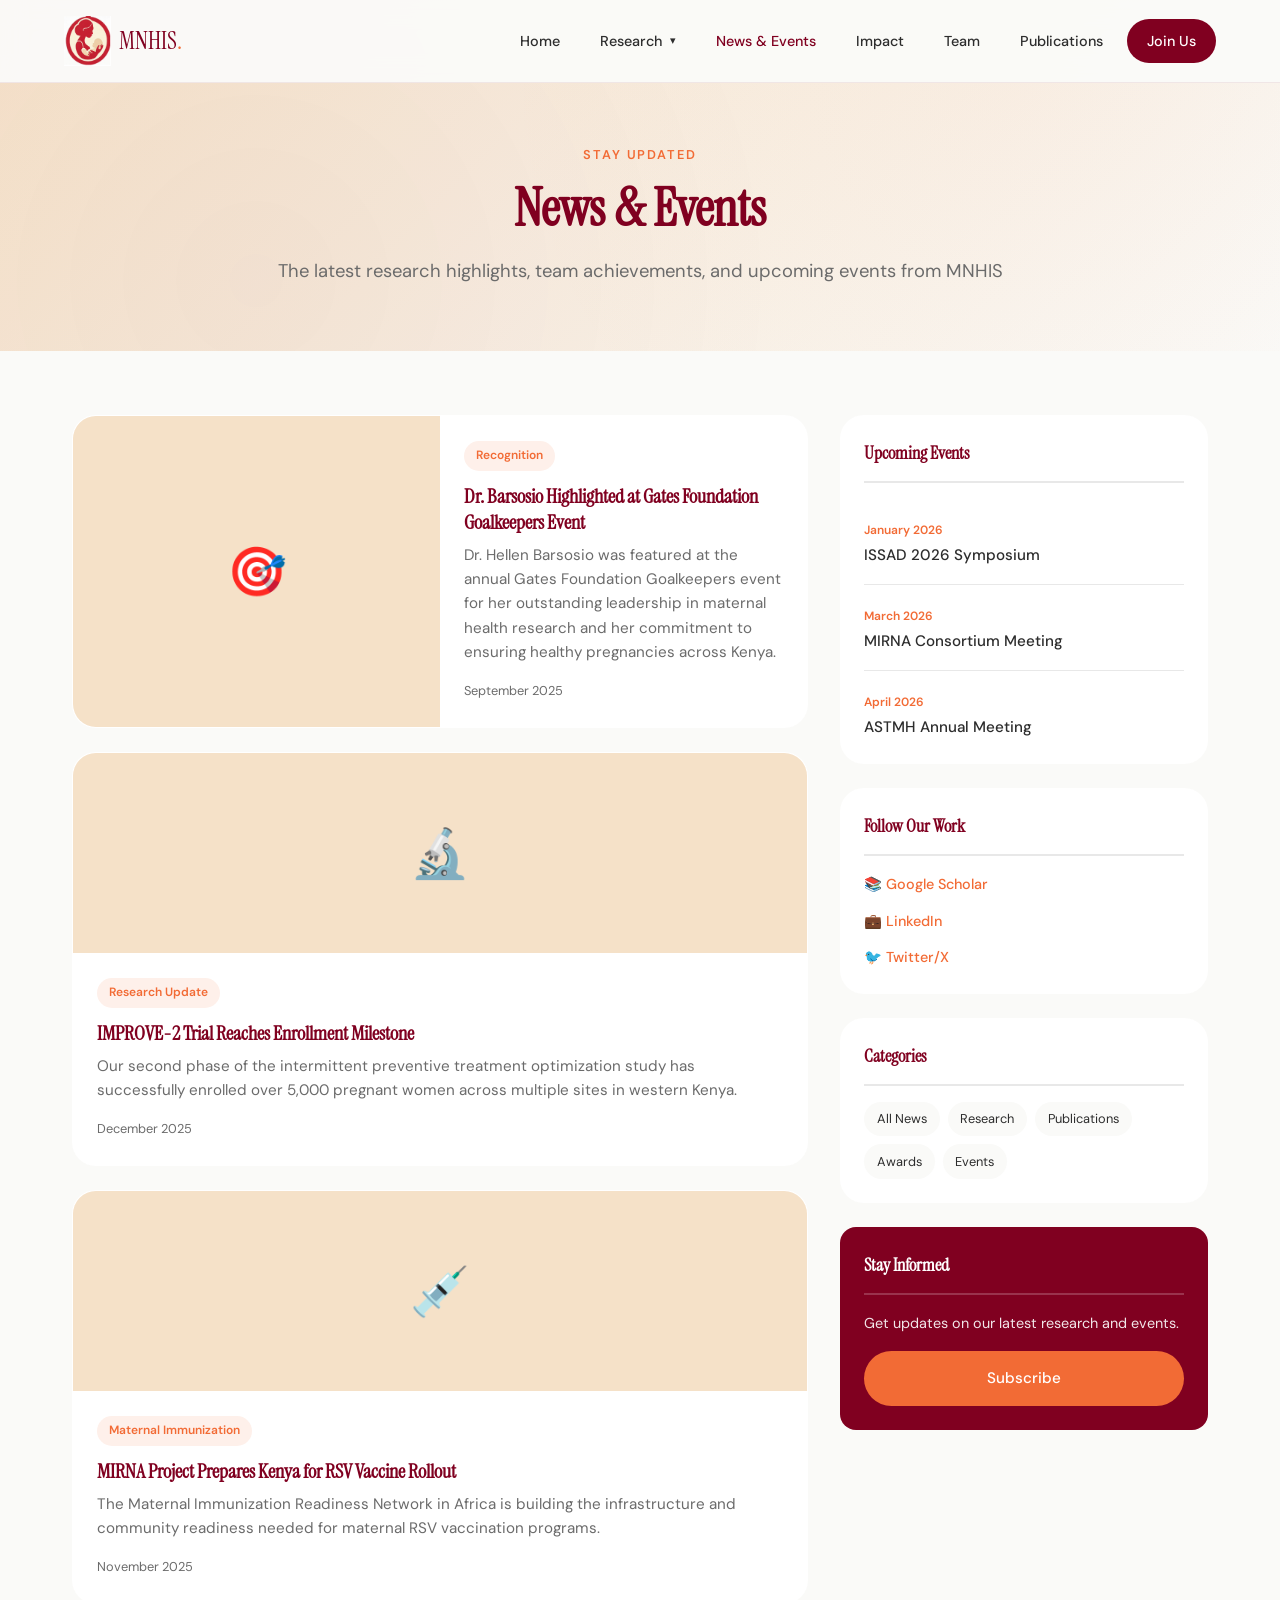
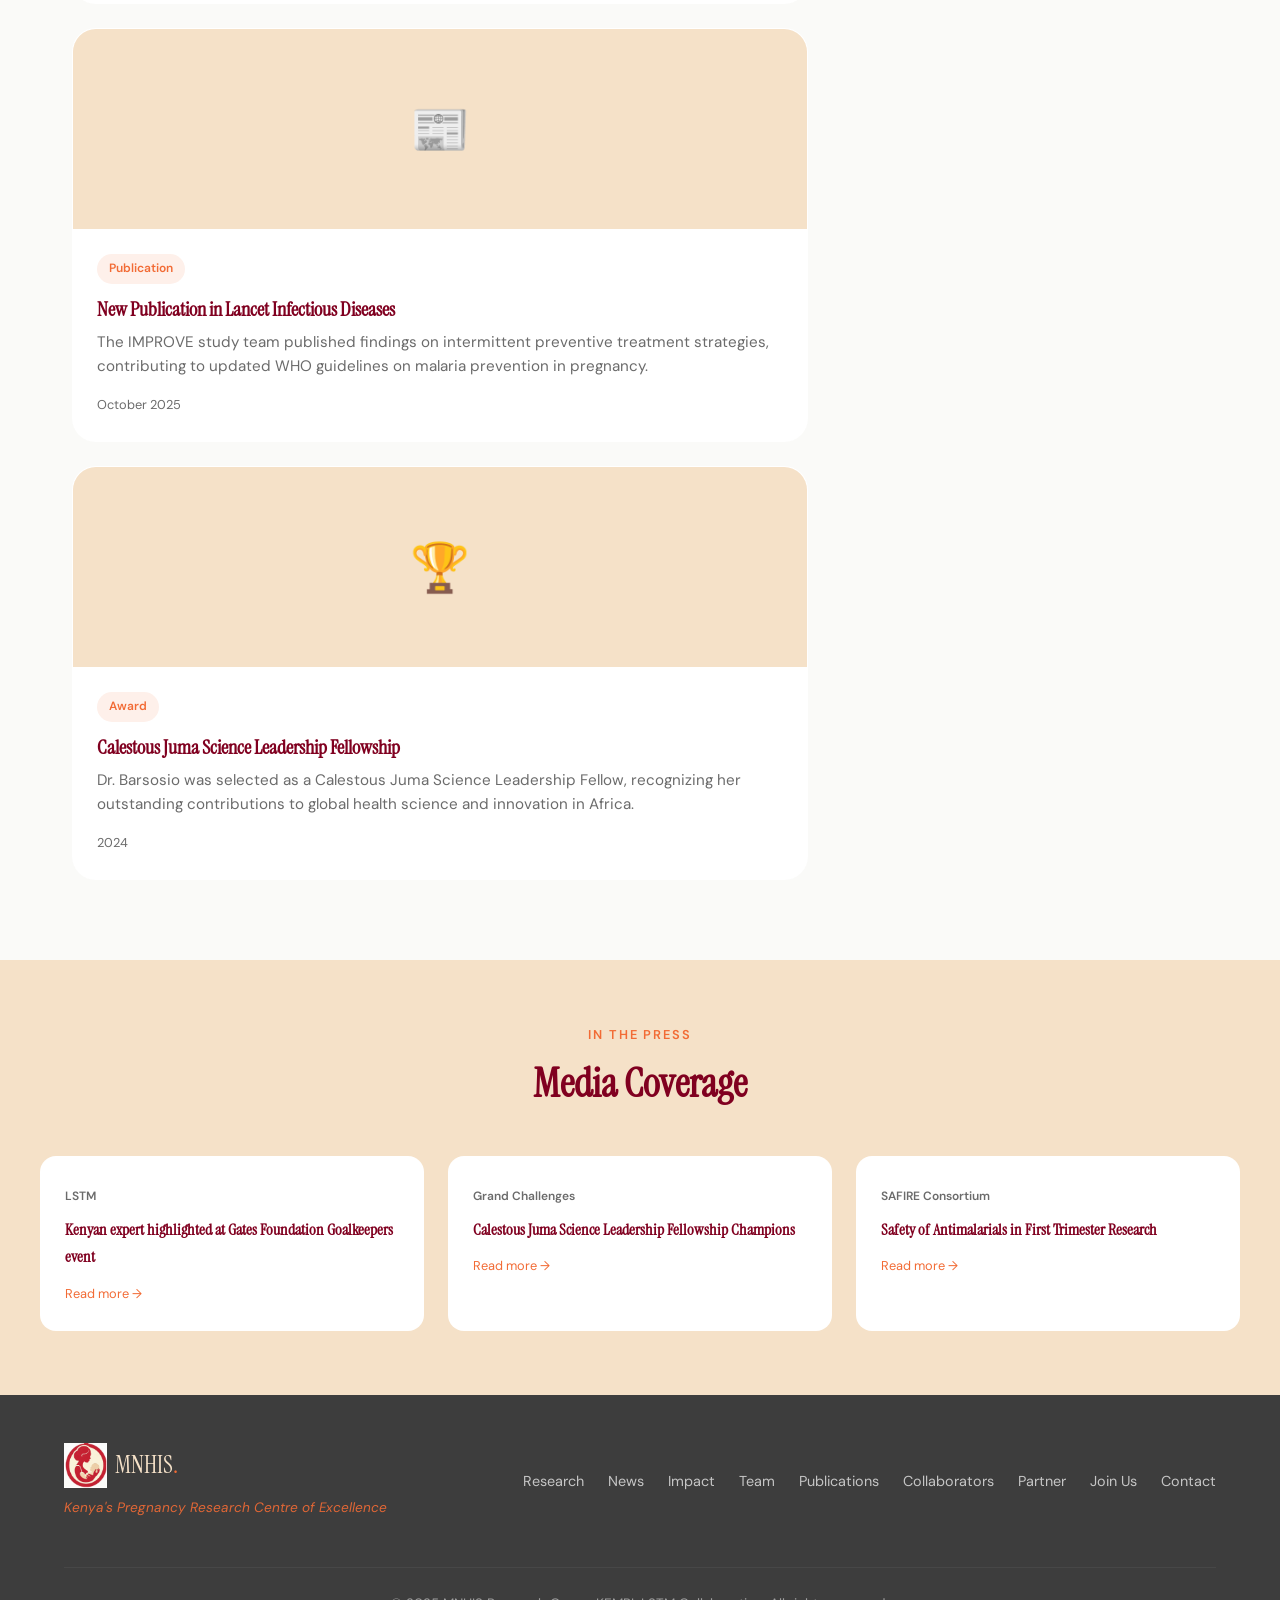
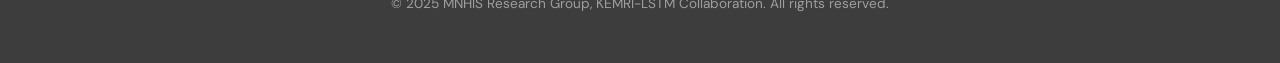
<file: news.html>
<!DOCTYPE html>
<html lang="en">
<head>
    <meta charset="UTF-8">
    <meta name="viewport" content="width=device-width, initial-scale=1.0">
    <meta name="description" content="MNHIS News & Events - Latest updates, research highlights, and upcoming events from Kenya's pregnancy research centre.">
    <title>News & Events | MNHIS - Kenya's Pregnancy Research Centre</title>
    <link rel="preconnect" href="https://fonts.googleapis.com">
    <link rel="preconnect" href="https://fonts.gstatic.com" crossorigin>
    <link href="https://fonts.googleapis.com/css2?family=Instrument+Serif:ital@0;1&family=DM+Sans:ital,opsz,wght@0,9..40,300;0,9..40,400;0,9..40,500;0,9..40,600;1,9..40,400&display=swap" rel="stylesheet">
    <link rel="stylesheet" href="styles.css">
</head>
<body>
    <!-- Navigation -->
    <nav>
        <a href="index.html" class="logo">
            <img src="logo.jpg" alt="MNHIS Logo" style="height: 50px; width: auto; object-fit: contain;">
            <span class="logo-text">MNHIS<span>.</span></span>
        </a>
        <ul class="nav-links">
            <li><a href="index.html">Home</a></li>
            <li>
                <a href="projects.html" class="dropdown-toggle">Research</a>
                <div class="dropdown-menu">
                    <a href="projects.html">All Projects</a>
                    <div class="dropdown-divider"></div>
                    <a href="projects.html#malaria">🦟 Malaria in Pregnancy</a>
                    <a href="projects.html#immunization">💉 Maternal Immunization</a>
                    <a href="projects.html#health-systems">🏥 Health Systems</a>
                    <a href="projects.html#adolescent">💚 Adolescent Well-being</a>
                </div>
            </li>
            <li><a href="news.html" class="active">News & Events</a></li>
            <li><a href="impact.html">Impact</a></li>
            <li><a href="team.html">Team</a></li>
            <li><a href="publications.html">Publications</a></li>
            <li><a href="join.html" class="nav-cta">Join Us</a></li>
        </ul>
        <button class="mobile-menu-btn">☰</button>
    </nav>

    <!-- Page Header -->
    <section class="page-header">
        <div class="page-header-content">
            <span class="section-tag">Stay Updated</span>
            <h1>News & Events</h1>
            <p class="page-description">The latest research highlights, team achievements, and upcoming events from MNHIS</p>
        </div>
    </section>

    <!-- News Content -->
    <section class="news-section">
        <div class="news-grid">
            <!-- Main News Column -->
            <div class="news-main">
                <!-- Featured Story -->
                <a href="https://www.lstmed.ac.uk/news-events/news/kenyan-expert-highlighted-at-gates-foundation-goalkeepers-event" target="_blank" class="news-card featured">
                    <div class="news-image">🎯</div>
                    <div class="news-content">
                        <span class="news-category">Recognition</span>
                        <h3>Dr. Barsosio Highlighted at Gates Foundation Goalkeepers Event</h3>
                        <p>Dr. Hellen Barsosio was featured at the annual Gates Foundation Goalkeepers event for her outstanding leadership in maternal health research and her commitment to ensuring healthy pregnancies across Kenya.</p>
                        <span class="news-date">September 2025</span>
                    </div>
                </a>

                <!-- News Cards -->
                <div class="news-card">
                    <div class="news-image">🔬</div>
                    <div class="news-content">
                        <span class="news-category">Research Update</span>
                        <h3>IMPROVE-2 Trial Reaches Enrollment Milestone</h3>
                        <p>Our second phase of the intermittent preventive treatment optimization study has successfully enrolled over 5,000 pregnant women across multiple sites in western Kenya.</p>
                        <span class="news-date">December 2025</span>
                    </div>
                </div>

                <div class="news-card">
                    <div class="news-image">💉</div>
                    <div class="news-content">
                        <span class="news-category">Maternal Immunization</span>
                        <h3>MIRNA Project Prepares Kenya for RSV Vaccine Rollout</h3>
                        <p>The Maternal Immunization Readiness Network in Africa is building the infrastructure and community readiness needed for maternal RSV vaccination programs.</p>
                        <span class="news-date">November 2025</span>
                    </div>
                </div>

                <div class="news-card">
                    <div class="news-image">📰</div>
                    <div class="news-content">
                        <span class="news-category">Publication</span>
                        <h3>New Publication in Lancet Infectious Diseases</h3>
                        <p>The IMPROVE study team published findings on intermittent preventive treatment strategies, contributing to updated WHO guidelines on malaria prevention in pregnancy.</p>
                        <span class="news-date">October 2025</span>
                    </div>
                </div>

                <div class="news-card">
                    <div class="news-image">🏆</div>
                    <div class="news-content">
                        <span class="news-category">Award</span>
                        <h3>Calestous Juma Science Leadership Fellowship</h3>
                        <p>Dr. Barsosio was selected as a Calestous Juma Science Leadership Fellow, recognizing her outstanding contributions to global health science and innovation in Africa.</p>
                        <span class="news-date">2024</span>
                    </div>
                </div>
            </div>

            <!-- Sidebar -->
            <div class="news-sidebar">
                <!-- Upcoming Events -->
                <div class="sidebar-section">
                    <h4>Upcoming Events</h4>
                    <div class="upcoming-event">
                        <span class="event-date">January 2026</span>
                        <p class="event-title">ISSAD 2026 Symposium</p>
                    </div>
                    <div class="upcoming-event">
                        <span class="event-date">March 2026</span>
                        <p class="event-title">MIRNA Consortium Meeting</p>
                    </div>
                    <div class="upcoming-event">
                        <span class="event-date">April 2026</span>
                        <p class="event-title">ASTMH Annual Meeting</p>
                    </div>
                </div>

                <!-- Quick Links -->
                <div class="sidebar-section">
                    <h4>Follow Our Work</h4>
                    <div style="display: flex; flex-direction: column; gap: 0.75rem;">
                        <a href="https://scholar.google.com/citations?user=Q8cYsc4AAAAJ&hl=en" target="_blank" style="color: var(--color-accent); font-size: 0.9rem; font-weight: 500;">📚 Google Scholar</a>
                        <a href="https://www.linkedin.com/in/dr-hellen-barsosio-14771a26" target="_blank" style="color: var(--color-accent); font-size: 0.9rem; font-weight: 500;">💼 LinkedIn</a>
                        <a href="https://twitter.com/KEMRI_Kenya" target="_blank" style="color: var(--color-accent); font-size: 0.9rem; font-weight: 500;">🐦 Twitter/X</a>
                    </div>
                </div>

                <!-- Categories -->
                <div class="sidebar-section">
                    <h4>Categories</h4>
                    <div style="display: flex; flex-wrap: wrap; gap: 0.5rem;">
                        <span style="padding: 0.4rem 0.8rem; background: var(--color-bg); border-radius: 20px; font-size: 0.8rem; cursor: pointer;">All News</span>
                        <span style="padding: 0.4rem 0.8rem; background: var(--color-bg); border-radius: 20px; font-size: 0.8rem; cursor: pointer;">Research</span>
                        <span style="padding: 0.4rem 0.8rem; background: var(--color-bg); border-radius: 20px; font-size: 0.8rem; cursor: pointer;">Publications</span>
                        <span style="padding: 0.4rem 0.8rem; background: var(--color-bg); border-radius: 20px; font-size: 0.8rem; cursor: pointer;">Awards</span>
                        <span style="padding: 0.4rem 0.8rem; background: var(--color-bg); border-radius: 20px; font-size: 0.8rem; cursor: pointer;">Events</span>
                    </div>
                </div>

                <!-- Newsletter Signup -->
                <div class="sidebar-section" style="background: var(--color-primary); color: white; border-radius: 16px;">
                    <h4 style="color: white; border-color: rgba(255,255,255,0.2);">Stay Informed</h4>
                    <p style="font-size: 0.9rem; opacity: 0.9; margin-bottom: 1rem;">Get updates on our latest research and events.</p>
                    <a href="contact.html" class="btn btn-accent" style="width: 100%; justify-content: center;">Subscribe</a>
                </div>
            </div>
        </div>
    </section>

    <!-- Media Coverage Section -->
    <section style="padding: 4rem 2rem; background: var(--color-bg-alt);">
        <div style="max-width: 1200px; margin: 0 auto;">
            <div class="section-header centered">
                <span class="section-tag">In The Press</span>
                <h2 class="section-title">Media Coverage</h2>
            </div>
            <div style="display: grid; grid-template-columns: repeat(3, 1fr); gap: 1.5rem;">
                <a href="https://www.lstmed.ac.uk/news-events/news/kenyan-expert-highlighted-at-gates-foundation-goalkeepers-event" target="_blank" style="background: white; padding: 1.5rem; border-radius: 16px; text-decoration: none; transition: all 0.3s ease; border: 1px solid transparent;" onmouseover="this.style.borderColor='var(--color-accent)'; this.style.transform='translateY(-3px)'" onmouseout="this.style.borderColor='transparent'; this.style.transform='none'">
                    <span style="font-size: 0.75rem; color: var(--color-text-muted); font-weight: 600;">LSTM</span>
                    <h4 style="font-family: var(--font-display); color: var(--color-primary); margin: 0.5rem 0; font-size: 1rem;">Kenyan expert highlighted at Gates Foundation Goalkeepers event</h4>
                    <span style="font-size: 0.8rem; color: var(--color-accent);">Read more →</span>
                </a>
                <a href="https://gcgh.grandchallenges.org/champions" target="_blank" style="background: white; padding: 1.5rem; border-radius: 16px; text-decoration: none; transition: all 0.3s ease; border: 1px solid transparent;" onmouseover="this.style.borderColor='var(--color-accent)'; this.style.transform='translateY(-3px)'" onmouseout="this.style.borderColor='transparent'; this.style.transform='none'">
                    <span style="font-size: 0.75rem; color: var(--color-text-muted); font-weight: 600;">Grand Challenges</span>
                    <h4 style="font-family: var(--font-display); color: var(--color-primary); margin: 0.5rem 0; font-size: 1rem;">Calestous Juma Science Leadership Fellowship Champions</h4>
                    <span style="font-size: 0.8rem; color: var(--color-accent);">Read more →</span>
                </a>
                <a href="https://safire-consortium.org/" target="_blank" style="background: white; padding: 1.5rem; border-radius: 16px; text-decoration: none; transition: all 0.3s ease; border: 1px solid transparent;" onmouseover="this.style.borderColor='var(--color-accent)'; this.style.transform='translateY(-3px)'" onmouseout="this.style.borderColor='transparent'; this.style.transform='none'">
                    <span style="font-size: 0.75rem; color: var(--color-text-muted); font-weight: 600;">SAFIRE Consortium</span>
                    <h4 style="font-family: var(--font-display); color: var(--color-primary); margin: 0.5rem 0; font-size: 1rem;">Safety of Antimalarials in First Trimester Research</h4>
                    <span style="font-size: 0.8rem; color: var(--color-accent);">Read more →</span>
                </a>
            </div>
        </div>
    </section>

    <!-- Footer -->
    <footer>
        <div class="footer-brand">
            <a href="index.html" class="logo">
                <img src="logo.jpg" alt="MNHIS Logo" style="height: 45px; width: auto; object-fit: contain;">
                <span class="logo-text">MNHIS<span>.</span></span>
            </a>
            <p class="footer-tagline">Kenya's Pregnancy Research Centre of Excellence</p>
        </div>
        <ul class="footer-links">
            <li><a href="projects.html">Research</a></li>
            <li><a href="news.html">News</a></li>
            <li><a href="impact.html">Impact</a></li>
            <li><a href="team.html">Team</a></li>
            <li><a href="publications.html">Publications</a></li>
            <li><a href="collaborators.html">Collaborators</a></li>
            <li><a href="partner.html">Partner</a></li>
            <li><a href="join.html">Join Us</a></li>
            <li><a href="contact.html">Contact</a></li>
        </ul>
        <p class="copyright">© 2025 MNHIS Research Group, KEMRI-LSTM Collaboration. All rights reserved.</p>
    </footer>

    <script>
        document.querySelector('.mobile-menu-btn').addEventListener('click', function() {
            document.querySelector('.nav-links').classList.toggle('mobile-open');
        });
    </script>
</body>
</html>
</file>
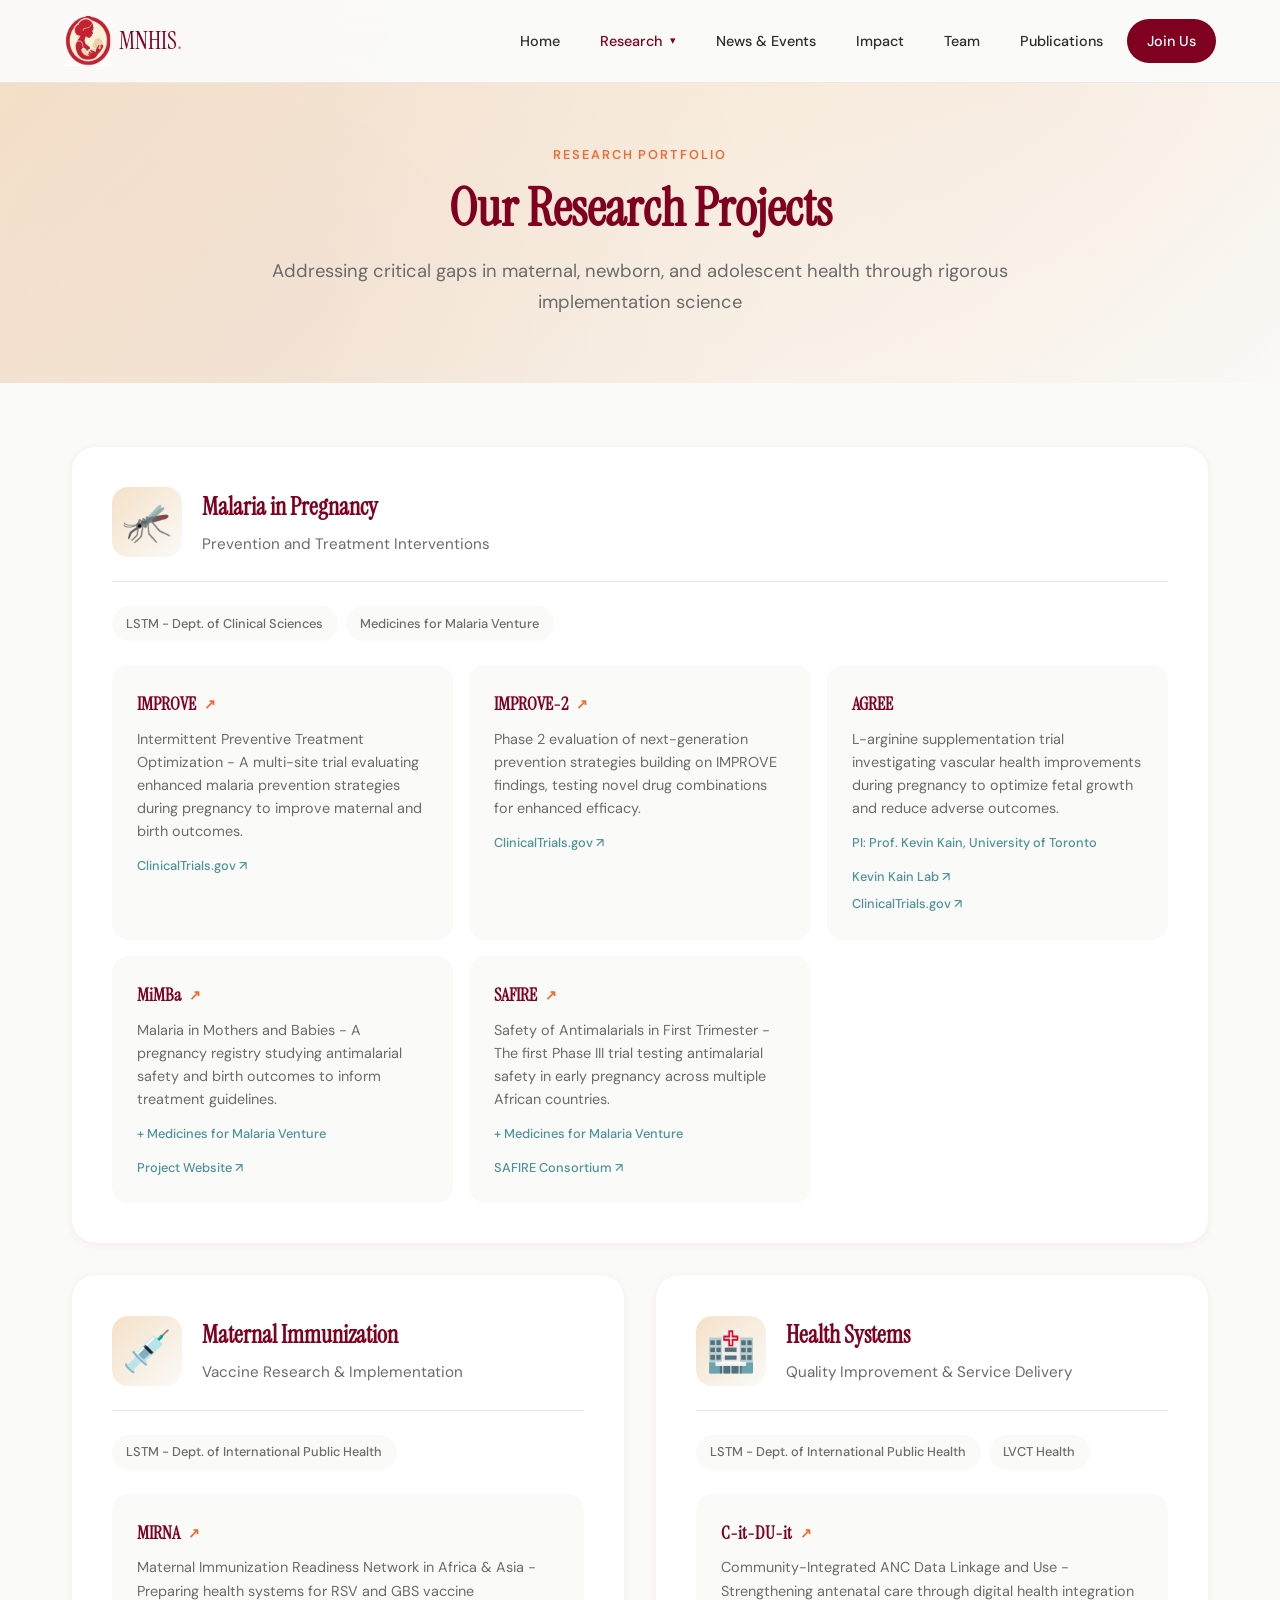
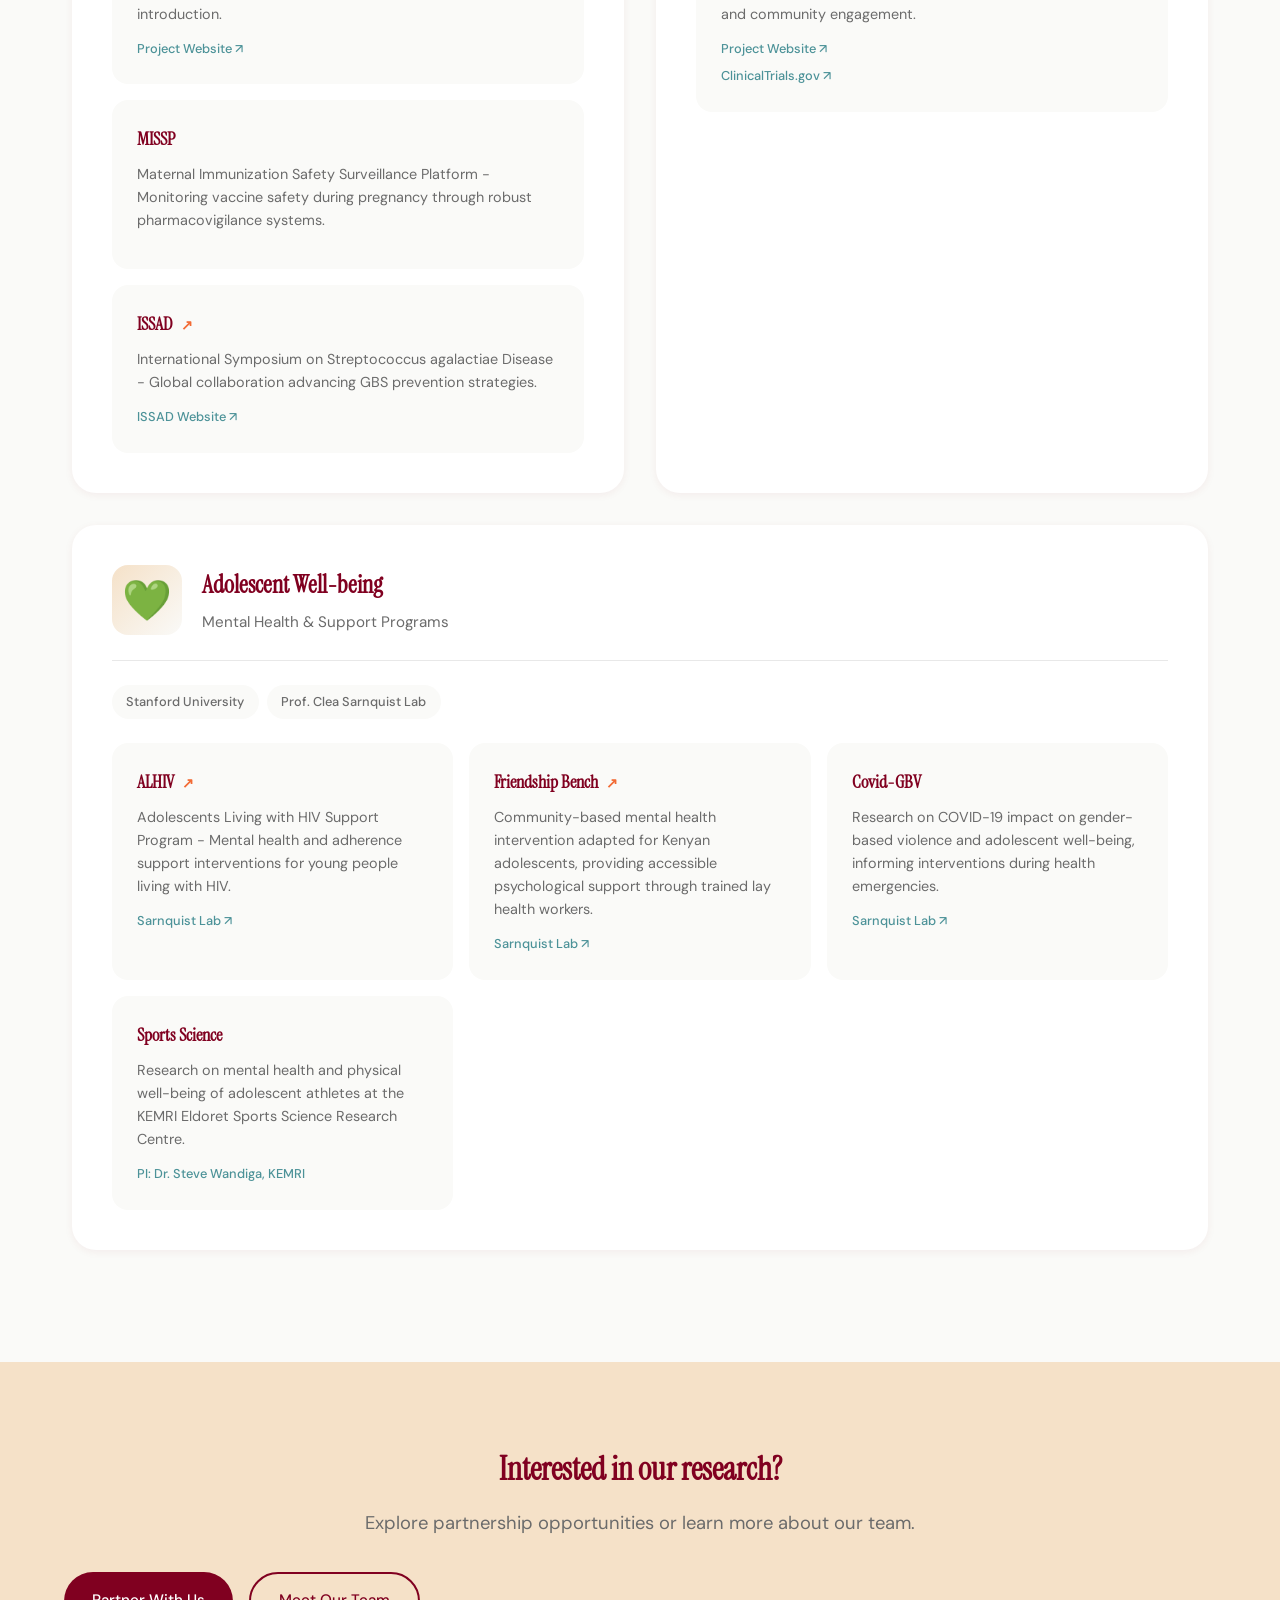
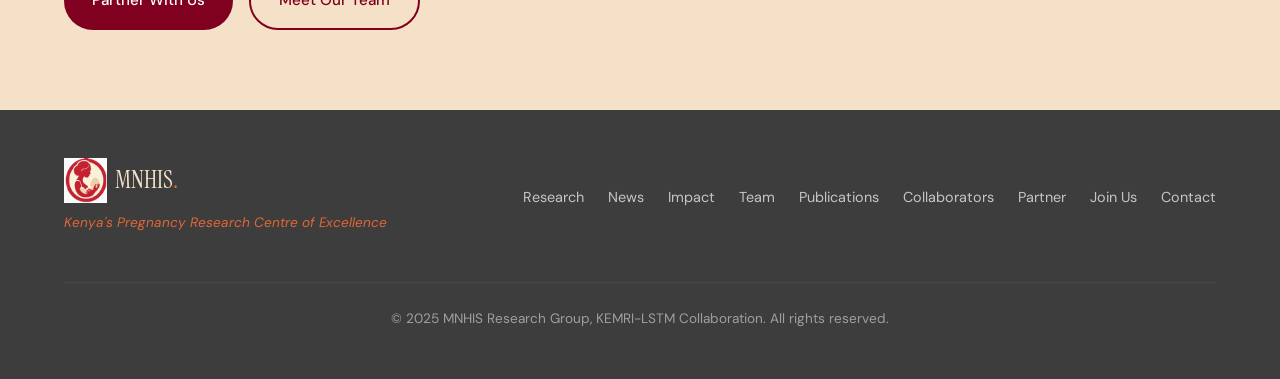
<file: projects.html>
<!DOCTYPE html>
<html lang="en">
<head>
    <meta charset="UTF-8">
    <meta name="viewport" content="width=device-width, initial-scale=1.0">
    <meta name="description" content="MNHIS Research Projects - Malaria prevention, maternal immunization, health systems strengthening, and adolescent well-being across Kenya.">
    <title>Research Projects | MNHIS - Kenya's Pregnancy Research Centre</title>
    <link rel="preconnect" href="https://fonts.googleapis.com">
    <link rel="preconnect" href="https://fonts.gstatic.com" crossorigin>
    <link href="https://fonts.googleapis.com/css2?family=Instrument+Serif:ital@0;1&family=DM+Sans:ital,opsz,wght@0,9..40,300;0,9..40,400;0,9..40,500;0,9..40,600;1,9..40,400&display=swap" rel="stylesheet">
    <link rel="stylesheet" href="styles.css">
</head>
<body>
    <!-- Navigation -->
    <nav>
        <a href="index.html" class="logo">
            <img src="logo.jpg" alt="MNHIS Logo" style="height: 50px; width: auto; object-fit: contain;">
            <span class="logo-text">MNHIS<span>.</span></span>
        </a>
        <ul class="nav-links">
            <li><a href="index.html">Home</a></li>
            <li>
                <a href="projects.html" class="dropdown-toggle active">Research</a>
                <div class="dropdown-menu">
                    <a href="projects.html">All Projects</a>
                    <div class="dropdown-divider"></div>
                    <a href="projects.html#malaria">🦟 Malaria in Pregnancy</a>
                    <a href="projects.html#immunization">💉 Maternal Immunization</a>
                    <a href="projects.html#health-systems">🏥 Health Systems</a>
                    <a href="projects.html#adolescent">💚 Adolescent Well-being</a>
                </div>
            </li>
            <li><a href="news.html">News & Events</a></li>
            <li><a href="impact.html">Impact</a></li>
            <li><a href="team.html">Team</a></li>
            <li><a href="publications.html">Publications</a></li>
            <li><a href="join.html" class="nav-cta">Join Us</a></li>
        </ul>
        <button class="mobile-menu-btn">☰</button>
    </nav>

    <!-- Page Header -->
    <section class="page-header">
        <div class="page-header-content">
            <span class="section-tag">Research Portfolio</span>
            <h1>Our Research Projects</h1>
            <p class="page-description">Addressing critical gaps in maternal, newborn, and adolescent health through rigorous implementation science</p>
        </div>
    </section>

    <!-- Projects Content -->
    <section class="projects-section">
        <!-- Malaria in Pregnancy -->
        <div id="malaria" class="project-category">
            <div class="category-header">
                <span class="category-icon">🦟</span>
                <div>
                    <h3 class="category-title">Malaria in Pregnancy</h3>
                    <p class="category-subtitle">Prevention and Treatment Interventions</p>
                </div>
            </div>
            <div class="category-collaborators">
                <span class="collab-tag">LSTM - Dept. of Clinical Sciences</span>
                <span class="collab-tag">Medicines for Malaria Venture</span>
            </div>
            <div class="category-projects">
                <div class="project-card">
                    <h4>IMPROVE <span class="link-icon">↗</span></h4>
                    <p>Intermittent Preventive Treatment Optimization - A multi-site trial evaluating enhanced malaria prevention strategies during pregnancy to improve maternal and birth outcomes.</p>
                    <div class="project-links">
                        <a href="https://clinicaltrials.gov/study/NCT03208179" target="_blank">ClinicalTrials.gov ↗</a>
                    </div>
                </div>
                <div class="project-card">
                    <h4>IMPROVE-2 <span class="link-icon">↗</span></h4>
                    <p>Phase 2 evaluation of next-generation prevention strategies building on IMPROVE findings, testing novel drug combinations for enhanced efficacy.</p>
                    <div class="project-links">
                        <a href="https://clinicaltrials.gov/study/NCT04158713" target="_blank">ClinicalTrials.gov ↗</a>
                    </div>
                </div>
                <div class="project-card">
                    <h4>AGREE</h4>
                    <p>L-arginine supplementation trial investigating vascular health improvements during pregnancy to optimize fetal growth and reduce adverse outcomes.</p>
                    <span class="project-collab">PI: Prof. Kevin Kain, University of Toronto</span>
                    <div class="project-links">
                        <a href="https://lmp.utoronto.ca/faculty/kevin-kain" target="_blank">Kevin Kain Lab ↗</a>
                        <a href="https://clinicaltrials.gov/study/NCT05934318" target="_blank">ClinicalTrials.gov ↗</a>
                    </div>
                </div>
                <div class="project-card">
                    <h4>MiMBa <span class="link-icon">↗</span></h4>
                    <p>Malaria in Mothers and Babies - A pregnancy registry studying antimalarial safety and birth outcomes to inform treatment guidelines.</p>
                    <span class="project-collab">+ Medicines for Malaria Venture</span>
                    <div class="project-links">
                        <a href="https://www.lstmed.ac.uk/MiMBa" target="_blank">Project Website ↗</a>
                    </div>
                </div>
                <div class="project-card">
                    <h4>SAFIRE <span class="link-icon">↗</span></h4>
                    <p>Safety of Antimalarials in First Trimester - The first Phase III trial testing antimalarial safety in early pregnancy across multiple African countries.</p>
                    <span class="project-collab">+ Medicines for Malaria Venture</span>
                    <div class="project-links">
                        <a href="https://safire-consortium.org/" target="_blank">SAFIRE Consortium ↗</a>
                    </div>
                </div>
            </div>
        </div>

        <!-- Two Column Row -->
        <div class="project-category-row">
            <!-- Maternal Immunization -->
            <div id="immunization" class="project-category">
                <div class="category-header">
                    <span class="category-icon">💉</span>
                    <div>
                        <h3 class="category-title">Maternal Immunization</h3>
                        <p class="category-subtitle">Vaccine Research & Implementation</p>
                    </div>
                </div>
                <div class="category-collaborators">
                    <span class="collab-tag">LSTM - Dept. of International Public Health</span>
                </div>
                <div class="category-projects">
                    <div class="project-card">
                        <h4>MIRNA <span class="link-icon">↗</span></h4>
                        <p>Maternal Immunization Readiness Network in Africa & Asia - Preparing health systems for RSV and GBS vaccine introduction.</p>
                        <div class="project-links">
                            <a href="https://mirna.tghn.org/" target="_blank">Project Website ↗</a>
                        </div>
                    </div>
                    <div class="project-card">
                        <h4>MISSP</h4>
                        <p>Maternal Immunization Safety Surveillance Platform - Monitoring vaccine safety during pregnancy through robust pharmacovigilance systems.</p>
                    </div>
                    <div class="project-card">
                        <h4>ISSAD <span class="link-icon">↗</span></h4>
                        <p>International Symposium on Streptococcus agalactiae Disease - Global collaboration advancing GBS prevention strategies.</p>
                        <div class="project-links">
                            <a href="https://issad.org/" target="_blank">ISSAD Website ↗</a>
                        </div>
                    </div>
                </div>
            </div>

            <!-- Health Systems -->
            <div id="health-systems" class="project-category">
                <div class="category-header">
                    <span class="category-icon">🏥</span>
                    <div>
                        <h3 class="category-title">Health Systems</h3>
                        <p class="category-subtitle">Quality Improvement & Service Delivery</p>
                    </div>
                </div>
                <div class="category-collaborators">
                    <span class="collab-tag">LSTM - Dept. of International Public Health</span>
                    <span class="collab-tag">LVCT Health</span>
                </div>
                <div class="category-projects">
                    <div class="project-card">
                        <h4>C-it-DU-it <span class="link-icon">↗</span></h4>
                        <p>Community-Integrated ANC Data Linkage and Use - Strengthening antenatal care through digital health integration and community engagement.</p>
                        <div class="project-links">
                            <a href="https://cit-duit.org/" target="_blank">Project Website ↗</a>
                            <a href="https://www.clinicaltrials.gov/study/NCT05929586" target="_blank">ClinicalTrials.gov ↗</a>
                        </div>
                    </div>
                </div>
            </div>
        </div>

        <!-- Adolescent Well-being -->
        <div id="adolescent" class="project-category">
            <div class="category-header">
                <span class="category-icon">💚</span>
                <div>
                    <h3 class="category-title">Adolescent Well-being</h3>
                    <p class="category-subtitle">Mental Health & Support Programs</p>
                </div>
            </div>
            <div class="category-collaborators">
                <span class="collab-tag">Stanford University</span>
                <span class="collab-tag">Prof. Clea Sarnquist Lab</span>
            </div>
            <div class="category-projects">
                <div class="project-card">
                    <h4>ALHIV <span class="link-icon">↗</span></h4>
                    <p>Adolescents Living with HIV Support Program - Mental health and adherence support interventions for young people living with HIV.</p>
                    <div class="project-links">
                        <a href="https://sarnquistlab.su.domains/" target="_blank">Sarnquist Lab ↗</a>
                    </div>
                </div>
                <div class="project-card">
                    <h4>Friendship Bench <span class="link-icon">↗</span></h4>
                    <p>Community-based mental health intervention adapted for Kenyan adolescents, providing accessible psychological support through trained lay health workers.</p>
                    <div class="project-links">
                        <a href="https://sarnquistlab.su.domains/" target="_blank">Sarnquist Lab ↗</a>
                    </div>
                </div>
                <div class="project-card">
                    <h4>Covid-GBV</h4>
                    <p>Research on COVID-19 impact on gender-based violence and adolescent well-being, informing interventions during health emergencies.</p>
                    <div class="project-links">
                        <a href="https://sarnquistlab.su.domains/" target="_blank">Sarnquist Lab ↗</a>
                    </div>
                </div>
                <div class="project-card">
                    <h4>Sports Science</h4>
                    <p>Research on mental health and physical well-being of adolescent athletes at the KEMRI Eldoret Sports Science Research Centre.</p>
                    <span class="project-collab">PI: Dr. Steve Wandiga, KEMRI</span>
                </div>
            </div>
        </div>
    </section>

    <!-- CTA Section -->
    <section class="cta-section">
        <h2>Interested in our research?</h2>
        <p>Explore partnership opportunities or learn more about our team.</p>
        <div class="cta-buttons">
            <a href="partner.html" class="btn btn-primary">Partner With Us</a>
            <a href="team.html" class="btn btn-secondary">Meet Our Team</a>
        </div>
    </section>

    <!-- Footer -->
    <footer>
        <div class="footer-brand">
            <a href="index.html" class="logo">
                <img src="logo.jpg" alt="MNHIS Logo" style="height: 45px; width: auto; object-fit: contain;">
                <span class="logo-text">MNHIS<span>.</span></span>
            </a>
            <p class="footer-tagline">Kenya's Pregnancy Research Centre of Excellence</p>
        </div>
        <ul class="footer-links">
            <li><a href="projects.html">Research</a></li>
            <li><a href="news.html">News</a></li>
            <li><a href="impact.html">Impact</a></li>
            <li><a href="team.html">Team</a></li>
            <li><a href="publications.html">Publications</a></li>
            <li><a href="collaborators.html">Collaborators</a></li>
            <li><a href="partner.html">Partner</a></li>
            <li><a href="join.html">Join Us</a></li>
            <li><a href="contact.html">Contact</a></li>
        </ul>
        <p class="copyright">© 2025 MNHIS Research Group, KEMRI-LSTM Collaboration. All rights reserved.</p>
    </footer>

    <script>
        document.querySelector('.mobile-menu-btn').addEventListener('click', function() {
            document.querySelector('.nav-links').classList.toggle('mobile-open');
        });
    </script>
</body>
</html>
</file>
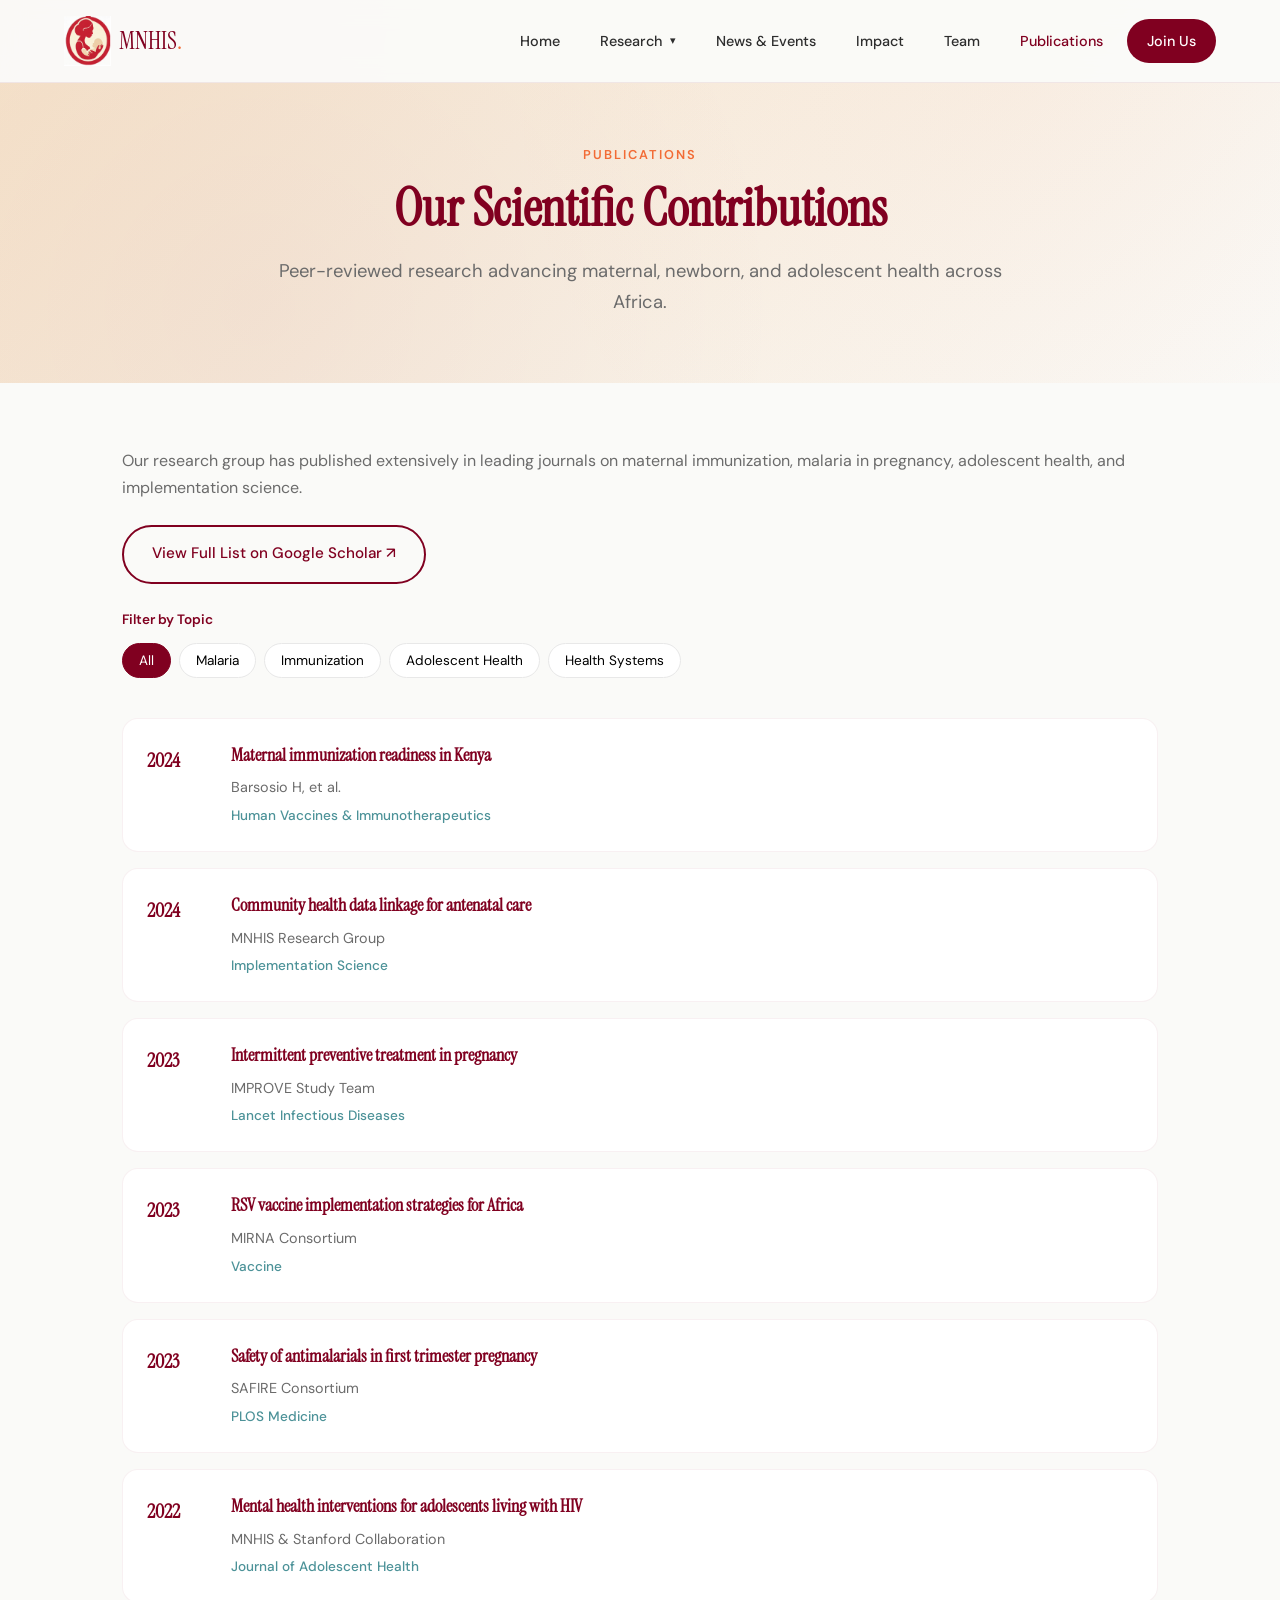
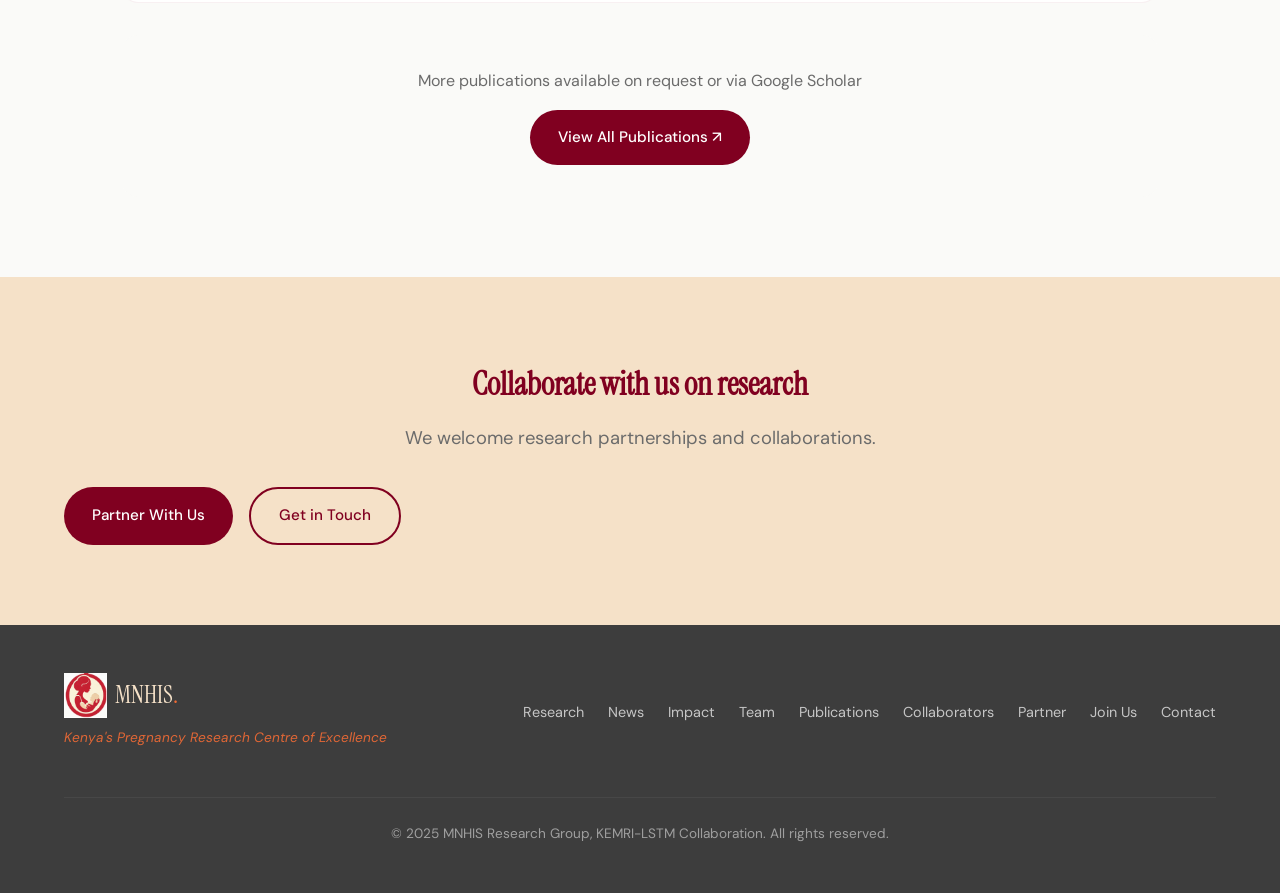
<file: publications.html>
<!DOCTYPE html>
<html lang="en">
<head>
    <meta charset="UTF-8">
    <meta name="viewport" content="width=device-width, initial-scale=1.0">
    <meta name="description" content="MNHIS Publications - Peer-reviewed research in maternal, newborn, and adolescent health.">
    <title>Publications | MNHIS - Kenya's Pregnancy Research Centre</title>
    <link rel="preconnect" href="https://fonts.googleapis.com">
    <link rel="preconnect" href="https://fonts.gstatic.com" crossorigin>
    <link href="https://fonts.googleapis.com/css2?family=Instrument+Serif:ital@0;1&family=DM+Sans:ital,opsz,wght@0,9..40,300;0,9..40,400;0,9..40,500;0,9..40,600;1,9..40,400&display=swap" rel="stylesheet">
    <link rel="stylesheet" href="styles.css">
</head>
<body>
    <!-- Navigation -->
    <nav>
        <a href="index.html" class="logo">
            <img src="logo.jpg" alt="MNHIS Logo" style="height: 50px; width: auto; object-fit: contain;">
            <span class="logo-text">MNHIS<span>.</span></span>
        </a>
        <ul class="nav-links">
            <li><a href="index.html">Home</a></li>
            <li>
                <a href="projects.html" class="dropdown-toggle">Research</a>
                <div class="dropdown-menu">
                    <a href="projects.html">All Projects</a>
                    <div class="dropdown-divider"></div>
                    <a href="projects.html#malaria">🦟 Malaria in Pregnancy</a>
                    <a href="projects.html#immunization">💉 Maternal Immunization</a>
                    <a href="projects.html#health-systems">🏥 Health Systems</a>
                    <a href="projects.html#adolescent">💚 Adolescent Well-being</a>
                </div>
            </li>
            <li><a href="news.html">News & Events</a></li>
            <li><a href="impact.html">Impact</a></li>
            <li><a href="team.html">Team</a></li>
            <li><a href="publications.html" class="active">Publications</a></li>
            <li><a href="join.html" class="nav-cta">Join Us</a></li>
        </ul>
        <button class="mobile-menu-btn">☰</button>
    </nav>

    <!-- Page Header -->
    <section class="page-header">
        <div class="page-header-content">
            <span class="section-tag">Publications</span>
            <h1>Our Scientific Contributions</h1>
            <p class="page-description">Peer-reviewed research advancing maternal, newborn, and adolescent health across Africa.</p>
        </div>
    </section>

    <!-- Publications Content -->
    <section class="publications-section">
        <div class="pub-intro">
            <p>Our research group has published extensively in leading journals on maternal immunization, malaria in pregnancy, adolescent health, and implementation science.</p>
            <a href="https://scholar.google.com/citations?user=Q8cYsc4AAAAJ&hl=en" target="_blank" class="btn btn-secondary">View Full List on Google Scholar ↗</a>
            
            <div class="pub-filters">
                <h4>Filter by Topic</h4>
                <div class="filter-tags">
                    <button class="filter-tag active" data-filter="all">All</button>
                    <button class="filter-tag" data-filter="malaria">Malaria</button>
                    <button class="filter-tag" data-filter="immunization">Immunization</button>
                    <button class="filter-tag" data-filter="adolescent">Adolescent Health</button>
                    <button class="filter-tag" data-filter="systems">Health Systems</button>
                </div>
            </div>
        </div>

        <div class="publications-list">
            <div class="pub-card" data-topic="immunization">
                <div class="pub-year">2024</div>
                <div class="pub-content">
                    <h4>Maternal immunization readiness in Kenya</h4>
                    <p class="pub-authors">Barsosio H, et al.</p>
                    <p class="pub-journal">Human Vaccines & Immunotherapeutics</p>
                </div>
            </div>
            <div class="pub-card" data-topic="systems">
                <div class="pub-year">2024</div>
                <div class="pub-content">
                    <h4>Community health data linkage for antenatal care</h4>
                    <p class="pub-authors">MNHIS Research Group</p>
                    <p class="pub-journal">Implementation Science</p>
                </div>
            </div>
            <div class="pub-card" data-topic="malaria">
                <div class="pub-year">2023</div>
                <div class="pub-content">
                    <h4>Intermittent preventive treatment in pregnancy</h4>
                    <p class="pub-authors">IMPROVE Study Team</p>
                    <p class="pub-journal">Lancet Infectious Diseases</p>
                </div>
            </div>
            <div class="pub-card" data-topic="immunization">
                <div class="pub-year">2023</div>
                <div class="pub-content">
                    <h4>RSV vaccine implementation strategies for Africa</h4>
                    <p class="pub-authors">MIRNA Consortium</p>
                    <p class="pub-journal">Vaccine</p>
                </div>
            </div>
            <div class="pub-card" data-topic="malaria">
                <div class="pub-year">2023</div>
                <div class="pub-content">
                    <h4>Safety of antimalarials in first trimester pregnancy</h4>
                    <p class="pub-authors">SAFIRE Consortium</p>
                    <p class="pub-journal">PLOS Medicine</p>
                </div>
            </div>
            <div class="pub-card" data-topic="adolescent">
                <div class="pub-year">2022</div>
                <div class="pub-content">
                    <h4>Mental health interventions for adolescents living with HIV</h4>
                    <p class="pub-authors">MNHIS & Stanford Collaboration</p>
                    <p class="pub-journal">Journal of Adolescent Health</p>
                </div>
            </div>
        </div>

        <div style="text-align: center; margin-top: 2rem; padding: 2rem; background: var(--color-bg); border-radius: 16px;">
            <p style="color: var(--color-text-muted); margin-bottom: 1rem;">More publications available on request or via Google Scholar</p>
            <a href="https://scholar.google.com/citations?user=Q8cYsc4AAAAJ&hl=en" target="_blank" class="btn btn-primary">View All Publications ↗</a>
        </div>
    </section>

    <!-- CTA -->
    <section class="cta-section">
        <h2>Collaborate with us on research</h2>
        <p>We welcome research partnerships and collaborations.</p>
        <div class="cta-buttons">
            <a href="partner.html" class="btn btn-primary">Partner With Us</a>
            <a href="contact.html" class="btn btn-secondary">Get in Touch</a>
        </div>
    </section>

    <!-- Footer -->
    <footer>
        <div class="footer-brand">
            <a href="index.html" class="logo">
                <img src="logo.jpg" alt="MNHIS Logo" style="height: 45px; width: auto; object-fit: contain;">
                <span class="logo-text">MNHIS<span>.</span></span>
            </a>
            <p class="footer-tagline">Kenya's Pregnancy Research Centre of Excellence</p>
        </div>
        <ul class="footer-links">
            <li><a href="projects.html">Research</a></li>
            <li><a href="news.html">News</a></li>
            <li><a href="impact.html">Impact</a></li>
            <li><a href="team.html">Team</a></li>
            <li><a href="publications.html">Publications</a></li>
            <li><a href="collaborators.html">Collaborators</a></li>
            <li><a href="partner.html">Partner</a></li>
            <li><a href="join.html">Join Us</a></li>
            <li><a href="contact.html">Contact</a></li>
        </ul>
        <p class="copyright">© 2025 MNHIS Research Group, KEMRI-LSTM Collaboration. All rights reserved.</p>
    </footer>

    <script>
        document.querySelector('.mobile-menu-btn').addEventListener('click', function() {
            document.querySelector('.nav-links').classList.toggle('mobile-open');
        });

        // Filter functionality
        document.querySelectorAll('.filter-tag').forEach(btn => {
            btn.addEventListener('click', () => {
                document.querySelectorAll('.filter-tag').forEach(b => b.classList.remove('active'));
                btn.classList.add('active');
                const filter = btn.dataset.filter;
                document.querySelectorAll('.pub-card').forEach(card => {
                    if (filter === 'all' || card.dataset.topic === filter) {
                        card.style.display = 'flex';
                    } else {
                        card.style.display = 'none';
                    }
                });
            });
        });
    </script>
</body>
</html>
</file>
<file: styles.css>
:root {
    /* MNHIS Brand Colors */
    --color-primary: #800020;
    --color-primary-light: #9A1B3A;
    --color-primary-dark: #5a0015;
    --color-bg-warm: #F5E1C8;
    --color-accent: #F26B35;
    --color-accent-light: #FEF0EA;
    --color-gold: #FFC300;
    --color-secondary: #4C9298;
    --color-tertiary-green: #98C078;
    --color-tertiary-pink: #E190A1;
    --color-bg: #FAFAF8;
    --color-bg-alt: #F5E1C8;
    --color-neutral-light: #E8E8E8;
    --color-text-muted: #6B6B6B;
    --color-text: #2D2D2D;
    --color-white: #FFFFFF;
    --font-display: 'Instrument Serif', Georgia, serif;
    --font-body: 'DM Sans', -apple-system, sans-serif;
    --shadow-sm: 0 2px 8px rgba(128, 0, 32, 0.06);
    --shadow-md: 0 4px 20px rgba(128, 0, 32, 0.08);
    --shadow-lg: 0 8px 40px rgba(128, 0, 32, 0.12);
    --radius-sm: 8px;
    --radius-md: 16px;
    --radius-lg: 24px;
    --radius-full: 50px;
}

* {
    margin: 0;
    padding: 0;
    box-sizing: border-box;
}

html {
    scroll-behavior: smooth;
}

body {
    font-family: var(--font-body);
    background: var(--color-bg);
    color: var(--color-text);
    line-height: 1.7;
    overflow-x: hidden;
}

a {
    color: inherit;
    text-decoration: none;
}

/* ========================================
   NAVIGATION - With Dropdown
   ======================================== */

nav {
    position: fixed;
    top: 0;
    left: 0;
    right: 0;
    padding: 1rem 4rem;
    display: flex;
    justify-content: space-between;
    align-items: center;
    z-index: 1000;
    background: rgba(250, 250, 248, 0.97);
    backdrop-filter: blur(12px);
    border-bottom: 1px solid rgba(128, 0, 32, 0.08);
}

.logo {
    display: flex;
    align-items: center;
    gap: 0.5rem;
}

.logo-text {
    font-family: var(--font-display);
    font-size: 1.5rem;
    color: var(--color-primary);
}

.logo-text span {
    color: var(--color-accent);
}

.nav-links {
    display: flex;
    gap: 0.5rem;
    list-style: none;
    align-items: center;
}

.nav-links > li {
    position: relative;
}

.nav-links > li > a {
    font-size: 0.9rem;
    font-weight: 500;
    color: var(--color-text);
    padding: 0.6rem 1rem;
    border-radius: var(--radius-sm);
    transition: all 0.2s ease;
    display: flex;
    align-items: center;
    gap: 0.3rem;
}

.nav-links > li > a:hover {
    color: var(--color-primary);
    background: rgba(128, 0, 32, 0.05);
}

.nav-links > li > a.active {
    color: var(--color-primary);
}

/* Dropdown Arrow */
.nav-links .dropdown-toggle::after {
    content: '▾';
    font-size: 0.7rem;
    margin-left: 0.2rem;
    transition: transform 0.2s ease;
}

.nav-links li:hover .dropdown-toggle::after {
    transform: rotate(180deg);
}

/* Dropdown Menu */
.dropdown-menu {
    position: absolute;
    top: 100%;
    left: 0;
    min-width: 280px;
    background: var(--color-white);
    border-radius: var(--radius-md);
    box-shadow: var(--shadow-lg);
    padding: 0.75rem;
    opacity: 0;
    visibility: hidden;
    transform: translateY(10px);
    transition: all 0.2s ease;
    z-index: 100;
    border: 1px solid rgba(128, 0, 32, 0.08);
}

.nav-links li:hover .dropdown-menu {
    opacity: 1;
    visibility: visible;
    transform: translateY(0);
}

.dropdown-menu a {
    display: block;
    padding: 0.75rem 1rem;
    font-size: 0.85rem;
    color: var(--color-text);
    border-radius: var(--radius-sm);
    transition: all 0.2s ease;
}

.dropdown-menu a:hover {
    background: var(--color-bg-alt);
    color: var(--color-primary);
}

.dropdown-menu a .dropdown-desc {
    display: block;
    font-size: 0.75rem;
    color: var(--color-text-muted);
    margin-top: 0.2rem;
}

.dropdown-divider {
    height: 1px;
    background: var(--color-neutral-light);
    margin: 0.5rem 0;
}

/* Nav CTA Button */
.nav-cta {
    background: var(--color-primary) !important;
    color: var(--color-white) !important;
    padding: 0.6rem 1.25rem !important;
    border-radius: var(--radius-full) !important;
    font-weight: 500 !important;
}

.nav-cta:hover {
    background: var(--color-primary-light) !important;
}

/* Mobile Menu */
.mobile-menu-btn {
    display: none;
    background: none;
    border: none;
    font-size: 1.5rem;
    color: var(--color-primary);
    cursor: pointer;
}

/* ========================================
   BUTTONS
   ======================================== */

.btn {
    padding: 0.9rem 1.75rem;
    font-family: var(--font-body);
    font-size: 0.95rem;
    font-weight: 500;
    border-radius: var(--radius-full);
    cursor: pointer;
    transition: all 0.3s ease;
    border: none;
    text-decoration: none;
    display: inline-flex;
    align-items: center;
    gap: 0.5rem;
}

.btn-primary {
    background: var(--color-primary);
    color: var(--color-white);
}

.btn-primary:hover {
    background: var(--color-primary-light);
    transform: translateY(-2px);
    box-shadow: var(--shadow-md);
}

.btn-secondary {
    background: transparent;
    color: var(--color-primary);
    border: 2px solid var(--color-primary);
}

.btn-secondary:hover {
    background: var(--color-primary);
    color: var(--color-white);
}

.btn-accent {
    background: var(--color-accent);
    color: var(--color-white);
}

.btn-accent:hover {
    background: #e05a28;
    transform: translateY(-2px);
}

.cta-buttons {
    display: flex;
    gap: 1rem;
    flex-wrap: wrap;
}

/* ========================================
   HERO SECTION
   ======================================== */

.hero {
    min-height: 100vh;
    display: flex;
    align-items: center;
    padding: 8rem 4rem 4rem;
    position: relative;
    background: linear-gradient(135deg, var(--color-bg) 0%, var(--color-bg-alt) 100%);
}

.hero::before {
    content: '';
    position: absolute;
    top: 0;
    right: 0;
    width: 50%;
    height: 100%;
    background: radial-gradient(circle at 70% 30%, rgba(242, 107, 53, 0.08) 0%, transparent 50%);
    pointer-events: none;
}

.hero-content {
    max-width: 650px;
    position: relative;
    z-index: 1;
}

.hero-badge {
    display: inline-flex;
    align-items: center;
    gap: 0.5rem;
    padding: 0.5rem 1rem;
    background: var(--color-white);
    border-radius: var(--radius-full);
    font-size: 0.8rem;
    font-weight: 500;
    color: var(--color-primary);
    margin-bottom: 1.5rem;
    box-shadow: var(--shadow-sm);
    animation: fadeInUp 0.6s ease forwards;
    opacity: 0;
}

.hero-badge::before {
    content: '';
    width: 8px;
    height: 8px;
    background: var(--color-accent);
    border-radius: 50%;
    animation: pulse 2s infinite;
}

@keyframes pulse {
    0%, 100% { opacity: 1; transform: scale(1); }
    50% { opacity: 0.5; transform: scale(1.2); }
}

@keyframes fadeInUp {
    from { opacity: 0; transform: translateY(20px); }
    to { opacity: 1; transform: translateY(0); }
}

.hero h1 {
    font-family: var(--font-display);
    font-size: clamp(2.5rem, 5vw, 4rem);
    font-weight: 400;
    line-height: 1.15;
    color: var(--color-primary);
    margin-bottom: 1rem;
    animation: fadeInUp 0.6s ease 0.1s forwards;
    opacity: 0;
}

.hero h1 em {
    font-style: italic;
    color: var(--color-accent);
}

.hero-tagline {
    font-family: var(--font-display);
    font-size: 1.35rem;
    color: var(--color-secondary);
    font-style: italic;
    margin-bottom: 1rem;
    animation: fadeInUp 0.6s ease 0.2s forwards;
    opacity: 0;
}

.hero-description {
    font-size: 1.1rem;
    color: var(--color-text-muted);
    margin-bottom: 2rem;
    animation: fadeInUp 0.6s ease 0.3s forwards;
    opacity: 0;
}

.hero-cta {
    display: flex;
    gap: 1rem;
    animation: fadeInUp 0.6s ease 0.4s forwards;
    opacity: 0;
}

.hero-visual {
    position: absolute;
    right: 6%;
    top: 35%;
    transform: translateY(-50%);
    animation: fadeInUp 0.8s ease 0.3s forwards;
    opacity: 0;
}

/* Hero Carousel */
.hero-carousel-wrapper {
    text-align: center;
}

.hero-carousel-title {
    margin-bottom: 0.75rem;
    text-align: center;
}

.hero-carousel-title .carousel-tag {
    font-size: 0.7rem;
    font-weight: 600;
    text-transform: uppercase;
    letter-spacing: 0.1em;
    color: var(--color-accent);
    display: block;
    margin-bottom: 0.15rem;
}

.hero-carousel-title h3 {
    font-family: var(--font-display);
    font-size: 1.4rem;
    color: var(--color-primary);
    font-weight: 400;
    margin: 0;
}

.hero-carousel {
    width: 520px;
    position: relative;
    border-radius: var(--radius-lg);
    overflow: hidden;
    box-shadow: 0 25px 80px rgba(128, 0, 32, 0.25);
}

.hero-carousel-track {
    display: flex;
    transition: transform 0.6s ease-in-out;
}

.hero-slide {
    min-width: 100%;
    box-sizing: border-box;
}

.hero-slide img {
    width: 100%;
    height: 360px;
    object-fit: cover;
    display: block;
}

.hero-carousel-dots {
    position: absolute;
    bottom: 15px;
    left: 50%;
    transform: translateX(-50%);
    display: flex;
    gap: 8px;
    z-index: 10;
}

.hero-dot {
    width: 10px;
    height: 10px;
    border-radius: 50%;
    background: rgba(255, 255, 255, 0.5);
    cursor: pointer;
    transition: all 0.3s ease;
}

.hero-dot:hover {
    background: rgba(255, 255, 255, 0.8);
}

.hero-dot.active {
    background: var(--color-white);
    transform: scale(1.2);
}

.hero-image-container {
    position: relative;
    width: 380px;
    height: 380px;
}

.hero-image-container img {
    width: 100%;
    height: 100%;
    object-fit: contain;
    filter: drop-shadow(0 20px 40px rgba(128, 0, 32, 0.2));
}

.hero-circles {
    position: absolute;
    top: 0;
    left: 0;
    width: 100%;
    height: 100%;
}

/* ========================================
   STATS SECTION - Animated Counters
   ======================================== */

.stats-section {
    padding: 4rem;
    background: var(--color-primary);
    position: relative;
    overflow: hidden;
}

.stats-section::before {
    content: '';
    position: absolute;
    top: -50%;
    right: -10%;
    width: 400px;
    height: 400px;
    background: radial-gradient(circle, rgba(242, 107, 53, 0.2) 0%, transparent 70%);
    pointer-events: none;
}

.stats-grid {
    display: grid;
    grid-template-columns: repeat(4, 1fr);
    gap: 2rem;
    max-width: 1200px;
    margin: 0 auto;
    position: relative;
    z-index: 1;
}

.stat-item {
    text-align: center;
    color: var(--color-white);
}

.stat-number {
    font-family: var(--font-display);
    font-size: 3.5rem;
    color: var(--color-bg-warm);
    display: block;
    line-height: 1.1;
}

.stat-label {
    font-size: 0.95rem;
    opacity: 0.9;
    margin-top: 0.5rem;
}

/* ========================================
   SECTION STYLING
   ======================================== */

section {
    padding: 5rem 4rem;
}

.section-header {
    max-width: 700px;
    margin-bottom: 3rem;
}

.section-header.centered {
    text-align: center;
    margin-left: auto;
    margin-right: auto;
}

.section-tag {
    font-size: 0.8rem;
    font-weight: 600;
    text-transform: uppercase;
    letter-spacing: 0.15em;
    color: var(--color-accent);
    margin-bottom: 0.75rem;
    display: block;
}

.section-title {
    font-family: var(--font-display);
    font-size: clamp(1.75rem, 3.5vw, 2.5rem);
    color: var(--color-primary);
    line-height: 1.25;
}

.section-description {
    font-size: 1.1rem;
    color: var(--color-text-muted);
    margin-top: 1rem;
}

/* ========================================
   FUNDERS / PARTNERS SECTION
   ======================================== */

.funders-section {
    padding: 3rem 4rem;
    background: var(--color-white);
    border-bottom: 1px solid var(--color-neutral-light);
}

.funders-label {
    text-align: center;
    font-size: 0.8rem;
    font-weight: 600;
    text-transform: uppercase;
    letter-spacing: 0.15em;
    color: var(--color-text-muted);
    margin-bottom: 2rem;
}

.funders-logos {
    display: flex;
    justify-content: center;
    align-items: center;
    flex-wrap: wrap;
    gap: 1.5rem;
}

.funder-logo {
    padding: 1.25rem 2rem;
    background: var(--color-bg);
    border-radius: var(--radius-md);
    transition: all 0.3s ease;
    display: flex;
    align-items: center;
    justify-content: center;
    min-height: 90px;
    min-width: 160px;
}

.funder-logo:hover {
    background: var(--color-bg-alt);
    transform: translateY(-3px);
    box-shadow: var(--shadow-md);
}

.funder-logo img {
    max-height: 70px;
    width: auto;
    object-fit: contain;
    filter: grayscale(10%);
    transition: filter 0.3s ease;
}

.funder-logo:hover img {
    filter: grayscale(0%);
}

/* Collaborators Home Section */
.collaborators-home-section {
    padding: 5rem 4rem;
    background: var(--color-bg);
}

.collaborators-home-section .section-header.centered {
    text-align: center;
    max-width: 600px;
    margin: 0 auto 3rem;
}

.collaborators-logos {
    display: flex;
    justify-content: center;
    align-items: stretch;
    flex-wrap: wrap;
    gap: 1.5rem;
    max-width: 1200px;
    margin: 0 auto;
}

.collaborator-logo-card {
    padding: 1.5rem 2rem;
    background: var(--color-white);
    border-radius: var(--radius-md);
    border: 2px solid var(--color-neutral-light);
    transition: all 0.3s ease;
    display: flex;
    flex-direction: column;
    align-items: center;
    justify-content: center;
    text-decoration: none;
    min-width: 160px;
    text-align: center;
}

.collaborator-logo-card:hover {
    border-color: var(--color-primary);
    transform: translateY(-3px);
    box-shadow: var(--shadow-md);
}

.collaborator-logo-card .collab-abbrev {
    font-family: var(--font-display);
    font-size: 1.5rem;
    font-weight: 500;
    color: var(--color-primary);
    margin-bottom: 0.5rem;
}

.collaborator-logo-card .collab-name {
    font-size: 0.75rem;
    color: var(--color-text-muted);
    line-height: 1.3;
}

.collaborator-logo-card:hover .collab-abbrev {
    color: var(--color-accent);
}

/* Text-based Funder Logos */
.funder-logo-text {
    padding: 1rem 1.75rem;
    background: var(--color-bg);
    border-radius: var(--radius-md);
    transition: all 0.3s ease;
    display: flex;
    align-items: center;
    justify-content: center;
    min-height: 60px;
    text-decoration: none;
    border: 1px solid var(--color-neutral-light);
}

.funder-logo-styled {
    padding: 1rem 2rem;
    background: var(--color-white);
    border-radius: var(--radius-md);
    transition: all 0.3s ease;
    display: flex;
    align-items: center;
    justify-content: center;
    min-height: 65px;
    text-decoration: none;
    border: 2px solid var(--color-neutral-light);
}

.funder-logo-styled:hover {
    background: var(--color-primary);
    transform: translateY(-3px);
    box-shadow: var(--shadow-md);
    border-color: var(--color-primary);
}

.funder-logo-styled .funder-text {
    font-family: var(--font-display);
    font-size: 1rem;
    font-weight: 500;
    color: var(--color-primary);
    text-align: center;
    transition: color 0.3s ease;
}

.funder-logo-styled:hover .funder-text {
    color: var(--color-white);
}

.funder-logo-text:hover {
    background: var(--color-primary);
    transform: translateY(-3px);
    box-shadow: var(--shadow-md);
    border-color: var(--color-primary);
}

.funder-logo-text .funder-name {
    font-family: var(--font-body);
    font-size: 0.85rem;
    font-weight: 600;
    color: var(--color-text);
    text-align: center;
    transition: color 0.3s ease;
}

.funder-logo-text:hover .funder-name {
    color: var(--color-white);
}

/* ========================================
   PHOTO GALLERY CAROUSEL
   ======================================== */

.gallery-section {
    padding: 5rem 4rem;
    background: var(--color-bg);
}

.carousel-container {
    position: relative;
    max-width: 1000px;
    margin: 0 auto;
    overflow: hidden;
}

.carousel-track-container {
    overflow: hidden;
    border-radius: var(--radius-lg);
}

.carousel-track {
    display: flex;
    transition: transform 0.5s ease-in-out;
}

.carousel-slide {
    min-width: 100%;
    box-sizing: border-box;
}

.carousel-slide img {
    width: 100%;
    height: 450px;
    object-fit: cover;
    border-radius: var(--radius-lg);
}

/* Placeholder slides - remove when adding real images */
.slide-placeholder {
    width: 100%;
    height: 450px;
    background: linear-gradient(135deg, var(--color-bg-alt) 0%, var(--color-bg) 100%);
    border-radius: var(--radius-lg);
    display: flex;
    flex-direction: column;
    align-items: center;
    justify-content: center;
    border: 2px dashed var(--color-neutral-light);
}

.slide-placeholder span {
    font-size: 4rem;
    margin-bottom: 1rem;
}

.slide-placeholder p {
    font-size: 1.1rem;
    color: var(--color-text-muted);
    margin-bottom: 0.5rem;
}

.slide-placeholder small {
    font-size: 0.85rem;
    color: var(--color-text-muted);
    opacity: 0.7;
}

/* Carousel Navigation Buttons */
.carousel-btn {
    position: absolute;
    top: 50%;
    transform: translateY(-50%);
    background: var(--color-white);
    color: var(--color-primary);
    border: none;
    width: 50px;
    height: 50px;
    border-radius: 50%;
    font-size: 1.25rem;
    cursor: pointer;
    z-index: 10;
    box-shadow: var(--shadow-md);
    transition: all 0.3s ease;
}

.carousel-btn:hover {
    background: var(--color-primary);
    color: var(--color-white);
}

.carousel-btn.prev {
    left: -25px;
}

.carousel-btn.next {
    right: -25px;
}

/* Carousel Dots */
.carousel-dots {
    display: flex;
    justify-content: center;
    gap: 0.75rem;
    margin-top: 1.5rem;
}

.dot {
    width: 12px;
    height: 12px;
    border-radius: 50%;
    background: var(--color-neutral-light);
    cursor: pointer;
    transition: all 0.3s ease;
}

.dot:hover {
    background: var(--color-text-muted);
}

.dot.active {
    background: var(--color-primary);
    transform: scale(1.2);
}

/* ========================================
   RESEARCH AREAS CARDS
   ======================================== */

.research-section {
    background: var(--color-bg-alt);
}

.research-grid {
    display: grid;
    grid-template-columns: repeat(4, 1fr);
    gap: 1.5rem;
}

.research-card {
    background: var(--color-white);
    padding: 2rem;
    border-radius: var(--radius-lg);
    transition: all 0.3s ease;
    border: 1px solid transparent;
    text-decoration: none;
    display: block;
    position: relative;
    overflow: hidden;
}

.research-card::before {
    content: '';
    position: absolute;
    top: 0;
    left: 0;
    width: 100%;
    height: 4px;
    background: linear-gradient(90deg, var(--color-accent), var(--color-gold));
    transform: scaleX(0);
    transform-origin: left;
    transition: transform 0.3s ease;
}

.research-card:hover {
    transform: translateY(-5px);
    box-shadow: var(--shadow-lg);
    border-color: rgba(128, 0, 32, 0.1);
}

.research-card:hover::before {
    transform: scaleX(1);
}

.research-icon {
    width: 60px;
    height: 60px;
    background: linear-gradient(135deg, var(--color-primary), var(--color-primary-light));
    border-radius: var(--radius-md);
    display: flex;
    align-items: center;
    justify-content: center;
    font-size: 1.5rem;
    margin-bottom: 1.25rem;
}

.research-card h3 {
    font-family: var(--font-display);
    font-size: 1.35rem;
    color: var(--color-primary);
    margin-bottom: 0.75rem;
}

.research-card p {
    color: var(--color-text-muted);
    font-size: 0.95rem;
    margin-bottom: 1rem;
}

.research-card .card-link {
    font-size: 0.9rem;
    font-weight: 500;
    color: var(--color-accent);
    display: inline-flex;
    align-items: center;
    gap: 0.3rem;
}

/* ========================================
   IMPACT SECTION
   ======================================== */

.impact-highlight-section {
    display: grid;
    grid-template-columns: 1fr 1fr;
    gap: 4rem;
    padding: 5rem 4rem;
    background: linear-gradient(135deg, var(--color-primary) 0%, var(--color-primary-dark) 100%);
    color: var(--color-white);
    align-items: center;
}

.impact-content h2 {
    font-family: var(--font-display);
    font-size: 2.25rem;
    margin-bottom: 1rem;
    color: var(--color-white);
}

.impact-content p {
    font-size: 1.1rem;
    opacity: 0.9;
    margin-bottom: 2rem;
    line-height: 1.8;
}

.impact-stats-row {
    display: flex;
    gap: 3rem;
}

.impact-stat {
    text-align: center;
}

.impact-stat-number {
    display: block;
    font-family: var(--font-display);
    font-size: 2.75rem;
    color: var(--color-accent);
}

.impact-stat-label {
    font-size: 0.9rem;
    opacity: 0.85;
}

/* ========================================
   CTA SECTIONS
   ======================================== */

.cta-section {
    text-align: center;
    padding: 5rem 4rem;
    background: var(--color-bg-alt);
}

.cta-section h2 {
    font-family: var(--font-display);
    font-size: 2rem;
    color: var(--color-primary);
    margin-bottom: 0.75rem;
}

.cta-section p {
    font-size: 1.15rem;
    color: var(--color-text-muted);
    margin-bottom: 2rem;
    max-width: 550px;
    margin-left: auto;
    margin-right: auto;
}

/* ========================================
   PAGE HEADERS
   ======================================== */

.page-header {
    padding: 9rem 4rem 4rem;
    background: linear-gradient(135deg, var(--color-bg-alt) 0%, var(--color-bg) 100%);
    text-align: center;
    position: relative;
}

.page-header::before {
    content: '';
    position: absolute;
    top: 0;
    left: 0;
    right: 0;
    bottom: 0;
    background: radial-gradient(circle at 20% 80%, rgba(128, 0, 32, 0.04) 0%, transparent 50%),
                radial-gradient(circle at 80% 20%, rgba(242, 107, 53, 0.04) 0%, transparent 50%);
    pointer-events: none;
}

.page-header-content {
    position: relative;
    z-index: 1;
    max-width: 750px;
    margin: 0 auto;
}

.page-header h1 {
    font-family: var(--font-display);
    font-size: clamp(2.25rem, 4.5vw, 3.25rem);
    color: var(--color-primary);
    margin-bottom: 1rem;
    line-height: 1.2;
}

.page-header .page-description {
    font-size: 1.15rem;
    color: var(--color-text-muted);
    line-height: 1.7;
}

/* ========================================
   TEAM PAGE - Gitaka Lab Style
   ======================================== */

.team-section {
    max-width: 1200px;
    margin: 0 auto;
    padding: 4rem 2rem 5rem;
}

/* Principal Investigator - Featured */
.pi-featured {
    display: grid;
    grid-template-columns: 300px 1fr;
    gap: 3rem;
    background: var(--color-white);
    border-radius: var(--radius-lg);
    padding: 2.5rem;
    margin-bottom: 4rem;
    box-shadow: var(--shadow-md);
    border: 2px solid var(--color-primary);
}

.pi-photo {
    width: 280px;
    height: 280px;
    border-radius: 50%;
    object-fit: cover;
    border: 4px solid var(--color-bg-alt);
    box-shadow: var(--shadow-md);
}

.pi-info h2 {
    font-family: var(--font-display);
    font-size: 2rem;
    color: var(--color-primary);
    margin-bottom: 0.5rem;
}

.pi-role {
    font-size: 1.1rem;
    color: var(--color-accent);
    font-weight: 500;
    margin-bottom: 0.75rem;
}

.pi-projects {
    display: inline-block;
    padding: 0.4rem 1rem;
    background: rgba(128, 0, 32, 0.08);
    color: var(--color-primary);
    border-radius: var(--radius-full);
    font-size: 0.8rem;
    font-weight: 500;
    margin-bottom: 1rem;
}

.pi-bio {
    font-size: 1rem;
    color: var(--color-text);
    line-height: 1.8;
    margin-bottom: 1.25rem;
}

.pi-credentials {
    display: flex;
    flex-wrap: wrap;
    gap: 0.5rem;
    margin-bottom: 1.25rem;
}

.credential-badge {
    padding: 0.4rem 0.85rem;
    background: var(--color-accent-light);
    color: var(--color-accent);
    border-radius: var(--radius-full);
    font-size: 0.8rem;
    font-weight: 500;
    text-decoration: none;
    transition: all 0.2s ease;
}

.credential-badge:hover {
    background: var(--color-accent);
    color: var(--color-white);
}

.pi-social {
    display: flex;
    gap: 1rem;
}

.pi-social a {
    font-size: 0.9rem;
    color: var(--color-secondary);
    font-weight: 500;
    transition: color 0.2s ease;
}

.pi-social a:hover {
    color: var(--color-primary);
}

/* Team Department Sections */
.team-department {
    margin-bottom: 3.5rem;
}

.department-header {
    margin-bottom: 2rem;
    padding-bottom: 1rem;
    border-bottom: 2px solid var(--color-neutral-light);
}

.department-title {
    font-family: var(--font-display);
    font-size: 1.75rem;
    color: var(--color-primary);
    margin-bottom: 0.25rem;
}

.department-subtitle {
    color: var(--color-text-muted);
    font-size: 0.95rem;
}

/* Team Grid */
.team-grid {
    display: grid;
    grid-template-columns: repeat(auto-fill, minmax(220px, 1fr));
    gap: 1.5rem;
}

.team-card {
    background: var(--color-white);
    border-radius: var(--radius-lg);
    padding: 1.75rem;
    text-align: center;
    transition: all 0.3s ease;
    border: 1px solid transparent;
    cursor: pointer;
}

.team-card:hover {
    transform: translateY(-5px);
    box-shadow: var(--shadow-lg);
    border-color: rgba(128, 0, 32, 0.1);
}

.team-photo {
    width: 100px;
    height: 100px;
    border-radius: 50%;
    background: var(--color-primary);
    color: var(--color-white);
    display: flex;
    align-items: center;
    justify-content: center;
    font-weight: 600;
    font-size: 1.25rem;
    margin: 0 auto 1rem;
    background-size: cover;
    background-position: center;
    border: 3px solid var(--color-bg-alt);
}

.team-photo.has-image {
    background-color: var(--color-bg);
}

.team-card h4 {
    font-family: var(--font-display);
    font-size: 1.1rem;
    color: var(--color-primary);
    margin-bottom: 0.25rem;
}

.team-card .role {
    color: var(--color-accent);
    font-weight: 500;
    font-size: 0.85rem;
    margin-bottom: 0.5rem;
}

.team-card .projects-tag {
    display: inline-block;
    padding: 0.25rem 0.65rem;
    background: rgba(128, 0, 32, 0.06);
    color: var(--color-primary);
    border-radius: var(--radius-full);
    font-size: 0.7rem;
    font-weight: 500;
}

/* Team Card Expanded Info (on hover/click) */
.team-card .bio {
    display: none;
    font-size: 0.85rem;
    color: var(--color-text-muted);
    line-height: 1.6;
    margin-top: 1rem;
    text-align: left;
}

.team-card .team-social {
    display: none;
    gap: 0.75rem;
    margin-top: 1rem;
    justify-content: center;
}

.team-card.expanded .bio,
.team-card.expanded .team-social {
    display: flex;
}

.team-social a {
    font-size: 0.8rem;
    color: var(--color-secondary);
    font-weight: 500;
}

/* Field Teams Banner */
.field-teams-banner {
    background: linear-gradient(135deg, var(--color-primary) 0%, var(--color-primary-dark) 100%);
    border-radius: var(--radius-lg);
    padding: 2.5rem;
    margin-top: 2rem;
    color: var(--color-white);
    display: flex;
    align-items: center;
    gap: 2rem;
}

.field-teams-number {
    font-family: var(--font-display);
    font-size: 4rem;
    color: var(--color-accent);
    flex-shrink: 0;
}

.field-teams-text h4 {
    font-family: var(--font-display);
    font-size: 1.4rem;
    margin-bottom: 0.5rem;
}

.field-teams-text p {
    opacity: 0.9;
    line-height: 1.7;
}

/* Alumni Section */
.alumni-section {
    background: var(--color-bg);
    border-radius: var(--radius-lg);
    padding: 2rem;
    margin-top: 2rem;
}

.alumni-section h4 {
    font-family: var(--font-display);
    font-size: 1.25rem;
    color: var(--color-primary);
    margin-bottom: 1rem;
}

.alumni-list {
    display: flex;
    flex-wrap: wrap;
    gap: 0.5rem;
}

.alumni-tag {
    padding: 0.4rem 0.85rem;
    background: var(--color-white);
    color: var(--color-text-muted);
    border-radius: var(--radius-full);
    font-size: 0.85rem;
}

/* ========================================
   JOIN US PAGE
   ======================================== */

.join-section {
    max-width: 1000px;
    margin: 0 auto;
    padding: 4rem 2rem 5rem;
}

.join-intro {
    text-align: center;
    margin-bottom: 3rem;
}

.join-intro p {
    font-size: 1.15rem;
    color: var(--color-text-muted);
    max-width: 600px;
    margin: 0 auto;
}

.join-grid {
    display: grid;
    grid-template-columns: repeat(2, 1fr);
    gap: 1.5rem;
    margin-bottom: 3rem;
}

.join-card {
    background: var(--color-white);
    border-radius: var(--radius-lg);
    padding: 2rem;
    border: 1px solid transparent;
    transition: all 0.3s ease;
}

.join-card:hover {
    border-color: var(--color-accent);
    box-shadow: var(--shadow-md);
}

.join-icon {
    width: 50px;
    height: 50px;
    background: var(--color-accent-light);
    border-radius: var(--radius-md);
    display: flex;
    align-items: center;
    justify-content: center;
    font-size: 1.5rem;
    margin-bottom: 1rem;
}

.join-card h3 {
    font-family: var(--font-display);
    font-size: 1.25rem;
    color: var(--color-primary);
    margin-bottom: 0.5rem;
}

.join-card p {
    font-size: 0.95rem;
    color: var(--color-text-muted);
    line-height: 1.7;
}

.join-contact {
    background: var(--color-bg-alt);
    border-radius: var(--radius-lg);
    padding: 2.5rem;
    text-align: center;
}

.join-contact h3 {
    font-family: var(--font-display);
    font-size: 1.5rem;
    color: var(--color-primary);
    margin-bottom: 1rem;
}

.join-contact p {
    color: var(--color-text-muted);
    margin-bottom: 0.5rem;
}

.join-contact a {
    color: var(--color-accent);
    font-weight: 500;
}

/* ========================================
   NEWS & EVENTS PAGE
   ======================================== */

.news-section {
    max-width: 1200px;
    margin: 0 auto;
    padding: 4rem 2rem 5rem;
}

.news-grid {
    display: grid;
    grid-template-columns: 2fr 1fr;
    gap: 2rem;
}

.news-main {
    display: flex;
    flex-direction: column;
    gap: 1.5rem;
}

.news-card {
    background: var(--color-white);
    border-radius: var(--radius-lg);
    overflow: hidden;
    transition: all 0.3s ease;
    border: 1px solid transparent;
    display: block;
    text-decoration: none;
}

.news-card:hover {
    box-shadow: var(--shadow-lg);
    border-color: rgba(128, 0, 32, 0.1);
    transform: translateY(-3px);
}

.news-card.featured {
    display: grid;
    grid-template-columns: 1fr 1fr;
}

.news-image {
    height: 200px;
    background: var(--color-bg-alt);
    display: flex;
    align-items: center;
    justify-content: center;
    font-size: 3rem;
}

.news-card.featured .news-image {
    height: 100%;
    min-height: 280px;
}

.news-content {
    padding: 1.5rem;
}

.news-category {
    display: inline-block;
    padding: 0.3rem 0.75rem;
    background: var(--color-accent-light);
    color: var(--color-accent);
    border-radius: var(--radius-full);
    font-size: 0.75rem;
    font-weight: 600;
    margin-bottom: 0.75rem;
}

.news-card h3 {
    font-family: var(--font-display);
    font-size: 1.25rem;
    color: var(--color-primary);
    margin-bottom: 0.5rem;
    line-height: 1.3;
}

.news-card p {
    font-size: 0.95rem;
    color: var(--color-text-muted);
    line-height: 1.6;
    margin-bottom: 0.75rem;
}

.news-date {
    font-size: 0.8rem;
    color: var(--color-text-muted);
}

/* News Sidebar */
.news-sidebar {
    display: flex;
    flex-direction: column;
    gap: 1.5rem;
}

.sidebar-section {
    background: var(--color-white);
    border-radius: var(--radius-lg);
    padding: 1.5rem;
}

.sidebar-section h4 {
    font-family: var(--font-display);
    font-size: 1.1rem;
    color: var(--color-primary);
    margin-bottom: 1rem;
    padding-bottom: 0.75rem;
    border-bottom: 2px solid var(--color-neutral-light);
}

.upcoming-event {
    padding: 1rem 0;
    border-bottom: 1px solid var(--color-neutral-light);
}

.upcoming-event:last-child {
    border-bottom: none;
    padding-bottom: 0;
}

.event-date {
    font-size: 0.75rem;
    color: var(--color-accent);
    font-weight: 600;
    margin-bottom: 0.25rem;
}

.event-title {
    font-size: 0.95rem;
    color: var(--color-text);
    font-weight: 500;
}

/* ========================================
   PROJECTS PAGE
   ======================================== */

.projects-section {
    max-width: 1200px;
    margin: 0 auto;
    padding: 4rem 2rem 5rem;
}

.project-category {
    background: var(--color-white);
    border-radius: var(--radius-lg);
    padding: 2.5rem;
    margin-bottom: 2rem;
    box-shadow: var(--shadow-sm);
}

.category-header {
    display: flex;
    align-items: center;
    gap: 1.25rem;
    margin-bottom: 1.5rem;
    padding-bottom: 1.5rem;
    border-bottom: 1px solid var(--color-neutral-light);
}

.category-icon {
    font-size: 2.5rem;
    width: 70px;
    height: 70px;
    background: linear-gradient(135deg, var(--color-bg-alt) 0%, var(--color-bg) 100%);
    border-radius: var(--radius-md);
    display: flex;
    align-items: center;
    justify-content: center;
    flex-shrink: 0;
}

.category-title {
    font-family: var(--font-display);
    font-size: 1.5rem;
    color: var(--color-primary);
    margin-bottom: 0.25rem;
}

.category-subtitle {
    color: var(--color-text-muted);
    font-size: 0.95rem;
}

.category-collaborators {
    display: flex;
    flex-wrap: wrap;
    gap: 0.5rem;
    margin-bottom: 1.5rem;
}

.collab-tag {
    padding: 0.4rem 0.9rem;
    background: var(--color-bg);
    color: var(--color-text-muted);
    border-radius: var(--radius-full);
    font-size: 0.8rem;
    font-weight: 500;
}

.category-projects {
    display: grid;
    grid-template-columns: repeat(auto-fill, minmax(280px, 1fr));
    gap: 1rem;
}

.project-card {
    background: var(--color-bg);
    padding: 1.5rem;
    border-radius: var(--radius-md);
    transition: all 0.3s ease;
    text-decoration: none;
    color: inherit;
    display: block;
    border: 1px solid transparent;
}

.project-card:hover {
    background: var(--color-bg-alt);
    border-color: rgba(128, 0, 32, 0.1);
    transform: translateY(-2px);
}

.project-card h4 {
    font-family: var(--font-display);
    font-size: 1.1rem;
    color: var(--color-primary);
    margin-bottom: 0.5rem;
    display: flex;
    align-items: center;
    gap: 0.5rem;
}

.project-card p {
    font-size: 0.9rem;
    color: var(--color-text-muted);
    line-height: 1.6;
    margin-bottom: 0.75rem;
}

.project-links {
    display: flex;
    flex-direction: column;
    gap: 0.35rem;
    margin-top: 0.75rem;
}

.project-links a {
    font-size: 0.8rem;
    color: var(--color-secondary);
    font-weight: 500;
    display: inline-flex;
    align-items: center;
    gap: 0.25rem;
}

.project-links a:hover {
    color: var(--color-primary);
}

.link-icon {
    font-size: 0.85rem;
    color: var(--color-accent);
}

.project-collab {
    display: block;
    margin-top: 0.5rem;
    font-size: 0.8rem;
    color: var(--color-secondary);
    font-weight: 500;
}

/* Project Category Row (side by side) */
.project-category-row {
    display: grid;
    grid-template-columns: repeat(2, 1fr);
    gap: 2rem;
    margin-bottom: 2rem;
}

.project-category-row .project-category {
    margin-bottom: 0;
}

/* ========================================
   PUBLICATIONS PAGE
   ======================================== */

.publications-section {
    max-width: 1100px;
    margin: 0 auto;
    padding: 4rem 2rem 5rem;
}

.pub-intro {
    margin-bottom: 2.5rem;
}

.pub-intro p {
    color: var(--color-text-muted);
    line-height: 1.7;
    margin-bottom: 1.5rem;
}

.pub-filters {
    margin-top: 1.5rem;
}

.pub-filters h4 {
    font-size: 0.85rem;
    color: var(--color-primary);
    margin-bottom: 0.75rem;
    font-weight: 600;
}

.filter-tags {
    display: flex;
    flex-wrap: wrap;
    gap: 0.5rem;
}

.filter-tag {
    padding: 0.5rem 1rem;
    border: 1px solid var(--color-neutral-light);
    border-radius: var(--radius-full);
    background: var(--color-white);
    font-size: 0.85rem;
    cursor: pointer;
    transition: all 0.2s ease;
    font-family: var(--font-body);
}

.filter-tag:hover,
.filter-tag.active {
    background: var(--color-primary);
    color: var(--color-white);
    border-color: var(--color-primary);
}

.publications-list {
    display: flex;
    flex-direction: column;
    gap: 1rem;
}

.pub-card {
    background: var(--color-white);
    border-radius: var(--radius-md);
    padding: 1.5rem;
    display: flex;
    gap: 1.5rem;
    align-items: flex-start;
    border: 1px solid rgba(128, 0, 32, 0.06);
    transition: all 0.3s ease;
}

.pub-card:hover {
    border-color: var(--color-accent);
    box-shadow: var(--shadow-md);
}

.pub-year {
    font-family: var(--font-display);
    font-size: 1.25rem;
    color: var(--color-primary);
    font-weight: 600;
    min-width: 60px;
}

.pub-content h4 {
    font-family: var(--font-display);
    font-size: 1.1rem;
    color: var(--color-primary);
    margin-bottom: 0.5rem;
    line-height: 1.4;
}

.pub-authors {
    font-size: 0.9rem;
    color: var(--color-text-muted);
    margin-bottom: 0.25rem;
}

.pub-journal {
    font-size: 0.85rem;
    color: var(--color-secondary);
    font-weight: 500;
}

/* ========================================
   COLLABORATORS PAGE
   ======================================== */

.collaborators-section {
    max-width: 1200px;
    margin: 0 auto;
    padding: 4rem 2rem 5rem;
}

.collaborators-grid {
    display: grid;
    grid-template-columns: repeat(auto-fill, minmax(340px, 1fr));
    gap: 1.5rem;
}

.collaborator-card {
    background: var(--color-white);
    border-radius: var(--radius-lg);
    padding: 2rem;
    border: 1px solid transparent;
    transition: all 0.3s ease;
    text-decoration: none;
    color: inherit;
    display: block;
}

.collaborator-card:hover {
    border-color: var(--color-accent);
    box-shadow: var(--shadow-lg);
    transform: translateY(-4px);
}

.collaborator-logo {
    width: 65px;
    height: 65px;
    background: linear-gradient(135deg, var(--color-primary) 0%, var(--color-primary-dark) 100%);
    color: var(--color-white);
    border-radius: var(--radius-md);
    display: flex;
    align-items: center;
    justify-content: center;
    font-weight: 700;
    font-size: 0.85rem;
    margin-bottom: 1.25rem;
}

.collaborator-card h4 {
    font-family: var(--font-display);
    font-size: 1.15rem;
    color: var(--color-primary);
    margin-bottom: 0.5rem;
    line-height: 1.3;
}

.collaborator-location {
    color: var(--color-text-muted);
    font-size: 0.9rem;
    margin-bottom: 1rem;
}

.collaborator-depts {
    display: flex;
    flex-wrap: wrap;
    gap: 0.5rem;
    margin-bottom: 1rem;
}

.collaborator-depts span {
    padding: 0.35rem 0.75rem;
    background: var(--color-bg);
    color: var(--color-text-muted);
    border-radius: var(--radius-full);
    font-size: 0.75rem;
    font-weight: 500;
}

.collaborator-projects {
    font-size: 0.85rem;
    color: var(--color-secondary);
    font-weight: 500;
    padding-top: 1rem;
    border-top: 1px solid var(--color-neutral-light);
}

/* ========================================
   IMPACT PAGE
   ======================================== */

.impact-stats-banner {
    padding: 4rem;
    background: var(--color-primary);
}

.impact-stats-grid {
    display: grid;
    grid-template-columns: repeat(4, 1fr);
    gap: 2rem;
    max-width: 1200px;
    margin: 0 auto;
}

.impact-stat-card {
    text-align: center;
    color: var(--color-white);
}

.impact-stat-card .stat-number {
    font-family: var(--font-display);
    font-size: 3.5rem;
    color: var(--color-accent);
    display: block;
}

.impact-stat-card .stat-label {
    font-size: 1rem;
    font-weight: 500;
    margin: 0.5rem 0 0.25rem;
}

.impact-stat-card .stat-desc {
    font-size: 0.85rem;
    opacity: 0.8;
}

.impact-areas-section {
    max-width: 1200px;
    margin: 0 auto;
    padding: 4rem 2rem;
}

.impact-grid {
    display: grid;
    grid-template-columns: repeat(2, 1fr);
    gap: 1.5rem;
}

.impact-card {
    background: var(--color-white);
    border-radius: var(--radius-lg);
    padding: 2rem;
    border: 1px solid rgba(128, 0, 32, 0.06);
    transition: all 0.3s ease;
}

.impact-card:hover {
    box-shadow: var(--shadow-md);
    transform: translateY(-3px);
}

.impact-card.highlight {
    background: linear-gradient(135deg, var(--color-primary) 0%, var(--color-primary-dark) 100%);
    color: var(--color-white);
    grid-column: span 2;
}

.impact-card.highlight h3 {
    color: var(--color-white);
}

.impact-card.highlight p {
    color: rgba(255, 255, 255, 0.9);
}

.impact-card.highlight .impact-stat {
    color: var(--color-accent);
}

.impact-icon {
    font-size: 2rem;
    margin-bottom: 1rem;
}

.impact-card h3 {
    font-family: var(--font-display);
    font-size: 1.25rem;
    color: var(--color-primary);
    margin-bottom: 0.5rem;
}

.impact-stat {
    font-family: var(--font-display);
    font-size: 2rem;
    color: var(--color-accent);
    margin-bottom: 0.75rem;
}

.impact-card p {
    font-size: 0.95rem;
    color: var(--color-text-muted);
    line-height: 1.7;
}

/* Stories Grid */
.stories-section {
    max-width: 1200px;
    margin: 0 auto;
    padding: 4rem 2rem;
    background: var(--color-bg);
}

.stories-grid {
    display: grid;
    grid-template-columns: repeat(2, 1fr);
    gap: 1.5rem;
}

.story-card {
    background: var(--color-white);
    border-radius: var(--radius-lg);
    padding: 2rem;
    border: 1px solid rgba(128, 0, 32, 0.06);
    transition: all 0.3s ease;
}

.story-card:hover {
    box-shadow: var(--shadow-md);
    transform: translateY(-3px);
}

.story-category {
    display: inline-block;
    padding: 0.3rem 0.75rem;
    background: var(--color-accent-light);
    color: var(--color-accent);
    border-radius: var(--radius-full);
    font-size: 0.75rem;
    font-weight: 600;
    margin-bottom: 1rem;
}

.story-card h3 {
    font-family: var(--font-display);
    font-size: 1.2rem;
    color: var(--color-primary);
    margin-bottom: 0.75rem;
}

.story-card p {
    font-size: 0.95rem;
    color: var(--color-text-muted);
    line-height: 1.7;
}

/* Featured Quote */
.featured-quote {
    padding: 5rem 4rem;
    background: var(--color-primary);
    text-align: center;
}

.quote-content {
    max-width: 800px;
    margin: 0 auto;
}

.quote-text {
    font-family: var(--font-display);
    font-size: 1.6rem;
    font-style: italic;
    color: var(--color-white);
    line-height: 1.6;
    margin-bottom: 1.5rem;
}

.quote-attribution {
    color: var(--color-accent);
    font-weight: 500;
}

/* ========================================
   PARTNER PAGE
   ======================================== */

.partner-header {
    background: linear-gradient(135deg, var(--color-primary) 0%, var(--color-primary-dark) 100%);
    color: var(--color-white);
}

.partner-header h1,
.partner-header .page-description {
    color: var(--color-white);
}

.why-partner-section {
    padding: 5rem 4rem;
    background: var(--color-white);
}

.partner-features {
    display: grid;
    grid-template-columns: repeat(3, 1fr);
    gap: 1.5rem;
    max-width: 1200px;
    margin: 0 auto;
}

.feature-card {
    padding: 2rem;
    background: var(--color-bg);
    border-radius: var(--radius-lg);
    transition: all 0.3s ease;
}

.feature-card:hover {
    background: var(--color-bg-alt);
}

.feature-icon {
    width: 50px;
    height: 50px;
    background: var(--color-primary);
    color: var(--color-white);
    border-radius: 50%;
    display: flex;
    align-items: center;
    justify-content: center;
    font-size: 1.25rem;
    margin-bottom: 1rem;
}

.feature-card h3 {
    font-family: var(--font-display);
    font-size: 1.1rem;
    color: var(--color-primary);
    margin-bottom: 0.5rem;
}

.feature-card p {
    font-size: 0.9rem;
    color: var(--color-text-muted);
}

/* Priorities Grid */
.priorities-section {
    padding: 5rem 4rem;
    background: var(--color-bg);
}

.priorities-grid {
    display: grid;
    grid-template-columns: repeat(2, 1fr);
    gap: 1.5rem;
    max-width: 1200px;
    margin: 0 auto;
}

.priority-card {
    display: flex;
    gap: 1.5rem;
    background: var(--color-white);
    padding: 2rem;
    border-radius: var(--radius-lg);
    border: 1px solid transparent;
    transition: all 0.3s ease;
}

.priority-card:hover {
    border-color: var(--color-accent);
    box-shadow: var(--shadow-md);
}

.priority-icon {
    font-size: 2rem;
    width: 60px;
    height: 60px;
    background: var(--color-accent-light);
    border-radius: var(--radius-md);
    display: flex;
    align-items: center;
    justify-content: center;
    flex-shrink: 0;
}

.priority-content h3 {
    font-family: var(--font-display);
    font-size: 1.25rem;
    color: var(--color-primary);
    margin-bottom: 0.5rem;
}

.priority-content p {
    color: var(--color-text-muted);
    font-size: 0.95rem;
    margin-bottom: 1rem;
}

.priority-details {
    display: flex;
    gap: 1rem;
    align-items: center;
}

.priority-tag {
    padding: 0.25rem 0.75rem;
    background: var(--color-primary);
    color: var(--color-white);
    border-radius: var(--radius-full);
    font-size: 0.7rem;
    font-weight: 600;
}

.priority-amount {
    font-size: 0.85rem;
    color: var(--color-text-muted);
}

/* Funds Usage */
.funds-section {
    padding: 5rem 4rem;
    background: var(--color-white);
}

.usage-breakdown {
    display: flex;
    gap: 3rem;
    justify-content: center;
    max-width: 900px;
    margin: 0 auto;
}

.usage-item {
    text-align: center;
    flex: 1;
}

.usage-percent {
    font-family: var(--font-display);
    font-size: 3rem;
    color: var(--color-primary);
    margin-bottom: 1rem;
}

.usage-desc h4 {
    font-size: 1rem;
    color: var(--color-primary);
    margin-bottom: 0.5rem;
}

.usage-desc p {
    font-size: 0.85rem;
    color: var(--color-text-muted);
}

/* Partner CTA */
.partner-cta-section {
    padding: 5rem 4rem;
    background: linear-gradient(135deg, var(--color-primary) 0%, var(--color-primary-dark) 100%);
    text-align: center;
}

.partner-cta-content h2 {
    font-family: var(--font-display);
    font-size: 2.25rem;
    color: var(--color-white);
    margin-bottom: 1rem;
}

.partner-cta-content p {
    font-size: 1.15rem;
    color: rgba(255, 255, 255, 0.9);
    margin-bottom: 2rem;
    max-width: 600px;
    margin-left: auto;
    margin-right: auto;
}

/* ========================================
   CONTACT PAGE
   ======================================== */

.contact-section {
    padding: 5rem 4rem;
    background: var(--color-bg);
}

.contact-grid {
    display: grid;
    grid-template-columns: 1fr 1.5fr;
    gap: 3rem;
    max-width: 1100px;
    margin: 0 auto;
}

.contact-info {
    background: var(--color-white);
    border-radius: var(--radius-lg);
    padding: 2.5rem;
}

.contact-info h3 {
    font-family: var(--font-display);
    font-size: 1.5rem;
    color: var(--color-primary);
    margin-bottom: 1.5rem;
}

.contact-item {
    display: flex;
    gap: 1rem;
    margin-bottom: 1.5rem;
}

.contact-icon {
    font-size: 1.5rem;
}

.contact-item h4 {
    font-size: 0.9rem;
    color: var(--color-primary);
    margin-bottom: 0.25rem;
}

.contact-item p,
.contact-item a {
    color: var(--color-text-muted);
    font-size: 0.95rem;
}

.contact-item a {
    color: var(--color-accent);
}

.contact-types {
    margin-top: 2rem;
}

.contact-types h3 {
    margin-bottom: 1rem;
}

.contact-type {
    padding: 1.25rem;
    background: var(--color-bg);
    border-radius: var(--radius-md);
    margin-bottom: 0.75rem;
}

.contact-type h4 {
    font-size: 0.95rem;
    color: var(--color-primary);
    margin-bottom: 0.25rem;
}

.contact-type p {
    font-size: 0.85rem;
    color: var(--color-text-muted);
}

.contact-form {
    background: var(--color-white);
    padding: 2.5rem;
    border-radius: var(--radius-lg);
}

.contact-form h3 {
    font-family: var(--font-display);
    font-size: 1.5rem;
    color: var(--color-primary);
    margin-bottom: 1.5rem;
}

.form-group {
    margin-bottom: 1.25rem;
}

.form-group label {
    display: block;
    margin-bottom: 0.5rem;
    font-size: 0.9rem;
    color: var(--color-text);
    font-weight: 500;
}

.form-group input,
.form-group textarea,
.form-group select {
    width: 100%;
    padding: 0.85rem 1rem;
    border: 1px solid var(--color-neutral-light);
    border-radius: var(--radius-sm);
    font-family: var(--font-body);
    font-size: 1rem;
    transition: border-color 0.2s ease;
}

.form-group input:focus,
.form-group textarea:focus,
.form-group select:focus {
    outline: none;
    border-color: var(--color-primary);
}

/* ========================================
   FOOTER
   ======================================== */

footer {
    background: #3D3D3D;
    padding: 3rem 4rem;
    display: flex;
    justify-content: space-between;
    align-items: center;
    flex-wrap: wrap;
    gap: 2rem;
}

.footer-brand {
    display: flex;
    flex-direction: column;
    gap: 0.5rem;
}

.footer-brand .logo-text {
    color: var(--color-bg-warm);
}

.footer-tagline {
    font-size: 0.85rem;
    font-style: italic;
    color: var(--color-accent);
    opacity: 0.9;
}

.footer-links {
    display: flex;
    gap: 1.5rem;
    list-style: none;
    flex-wrap: wrap;
}

.footer-links a {
    color: var(--color-white);
    opacity: 0.7;
    transition: opacity 0.2s ease;
    font-size: 0.9rem;
}

.footer-links a:hover {
    opacity: 1;
}

.copyright {
    color: var(--color-white);
    opacity: 0.5;
    font-size: 0.85rem;
    width: 100%;
    text-align: center;
    margin-top: 1rem;
    padding-top: 1.5rem;
    border-top: 1px solid rgba(255, 255, 255, 0.1);
}

/* ========================================
   RESPONSIVE STYLES
   ======================================== */

@media (max-width: 1200px) {
    .research-grid {
        grid-template-columns: repeat(2, 1fr);
    }
    
    .stats-grid,
    .impact-stats-grid {
        grid-template-columns: repeat(2, 1fr);
    }
    
    .hero-visual {
        display: none;
    }
    
    .hero-content {
        max-width: 100%;
    }
}

@media (max-width: 1024px) {
    nav {
        padding: 1rem 2rem;
    }
    
    .nav-links {
        display: none;
    }
    
    .mobile-menu-btn {
        display: block;
    }
    
    section {
        padding: 4rem 2rem;
    }
    
    .hero {
        padding: 7rem 2rem 3rem;
        flex-direction: column;
        text-align: center;
    }
    
    .hero-visual {
        position: relative;
        right: auto;
        top: auto;
        transform: none;
        margin-top: 2rem;
    }
    
    .hero-carousel {
        width: 100%;
        max-width: 500px;
        margin: 0 auto;
    }
    
    .hero-slide img {
        height: 300px;
    }
    
    .hero-content {
        max-width: 100%;
    }
    
    .hero-cta {
        justify-content: center;
    }
    
    .pi-featured {
        grid-template-columns: 1fr;
        text-align: center;
    }
    
    .pi-photo {
        margin: 0 auto;
    }
    
    .pi-credentials,
    .pi-social {
        justify-content: center;
    }
    
    .project-category-row {
        grid-template-columns: 1fr;
    }
    
    .impact-highlight-section {
        grid-template-columns: 1fr;
        text-align: center;
    }
    
    .impact-stats-row {
        justify-content: center;
    }
    
    .news-grid {
        grid-template-columns: 1fr;
    }
    
    .news-card.featured {
        grid-template-columns: 1fr;
    }
    
    .join-grid {
        grid-template-columns: 1fr;
    }
    
    .contact-grid {
        grid-template-columns: 1fr;
    }
    
    .partner-features,
    .priorities-grid {
        grid-template-columns: 1fr;
    }
}

@media (max-width: 768px) {
    .research-grid {
        grid-template-columns: 1fr;
    }
    
    .stats-grid,
    .impact-stats-grid {
        grid-template-columns: 1fr;
        gap: 1.5rem;
    }
    
    .impact-grid,
    .stories-grid {
        grid-template-columns: 1fr;
    }
    
    .impact-card.highlight {
        grid-column: span 1;
    }
    
    .team-grid {
        grid-template-columns: repeat(2, 1fr);
    }
    
    .field-teams-banner {
        flex-direction: column;
        text-align: center;
    }
    
    .usage-breakdown {
        flex-direction: column;
        gap: 2rem;
    }
    
    .cta-buttons {
        flex-direction: column;
        align-items: center;
    }
    
    .priority-card {
        flex-direction: column;
        text-align: center;
    }
    
    .priority-details {
        justify-content: center;
    }
    
    footer {
        padding: 2rem;
        flex-direction: column;
        text-align: center;
    }
    
    .footer-links {
        justify-content: center;
    }
    
    /* Carousel responsive */
    .carousel-btn {
        width: 40px;
        height: 40px;
        font-size: 1rem;
    }
    
    .carousel-btn.prev {
        left: 10px;
    }
    
    .carousel-btn.next {
        right: 10px;
    }
    
    .carousel-slide img,
    .slide-placeholder {
        height: 300px;
    }
    
    .gallery-section {
        padding: 4rem 2rem;
    }
}

@media (max-width: 480px) {
    .team-grid {
        grid-template-columns: 1fr;
    }
    
    .page-header {
        padding: 7rem 1.5rem 3rem;
    }
    
    .pub-card {
        flex-direction: column;
        gap: 0.75rem;
    }
}
</file>
